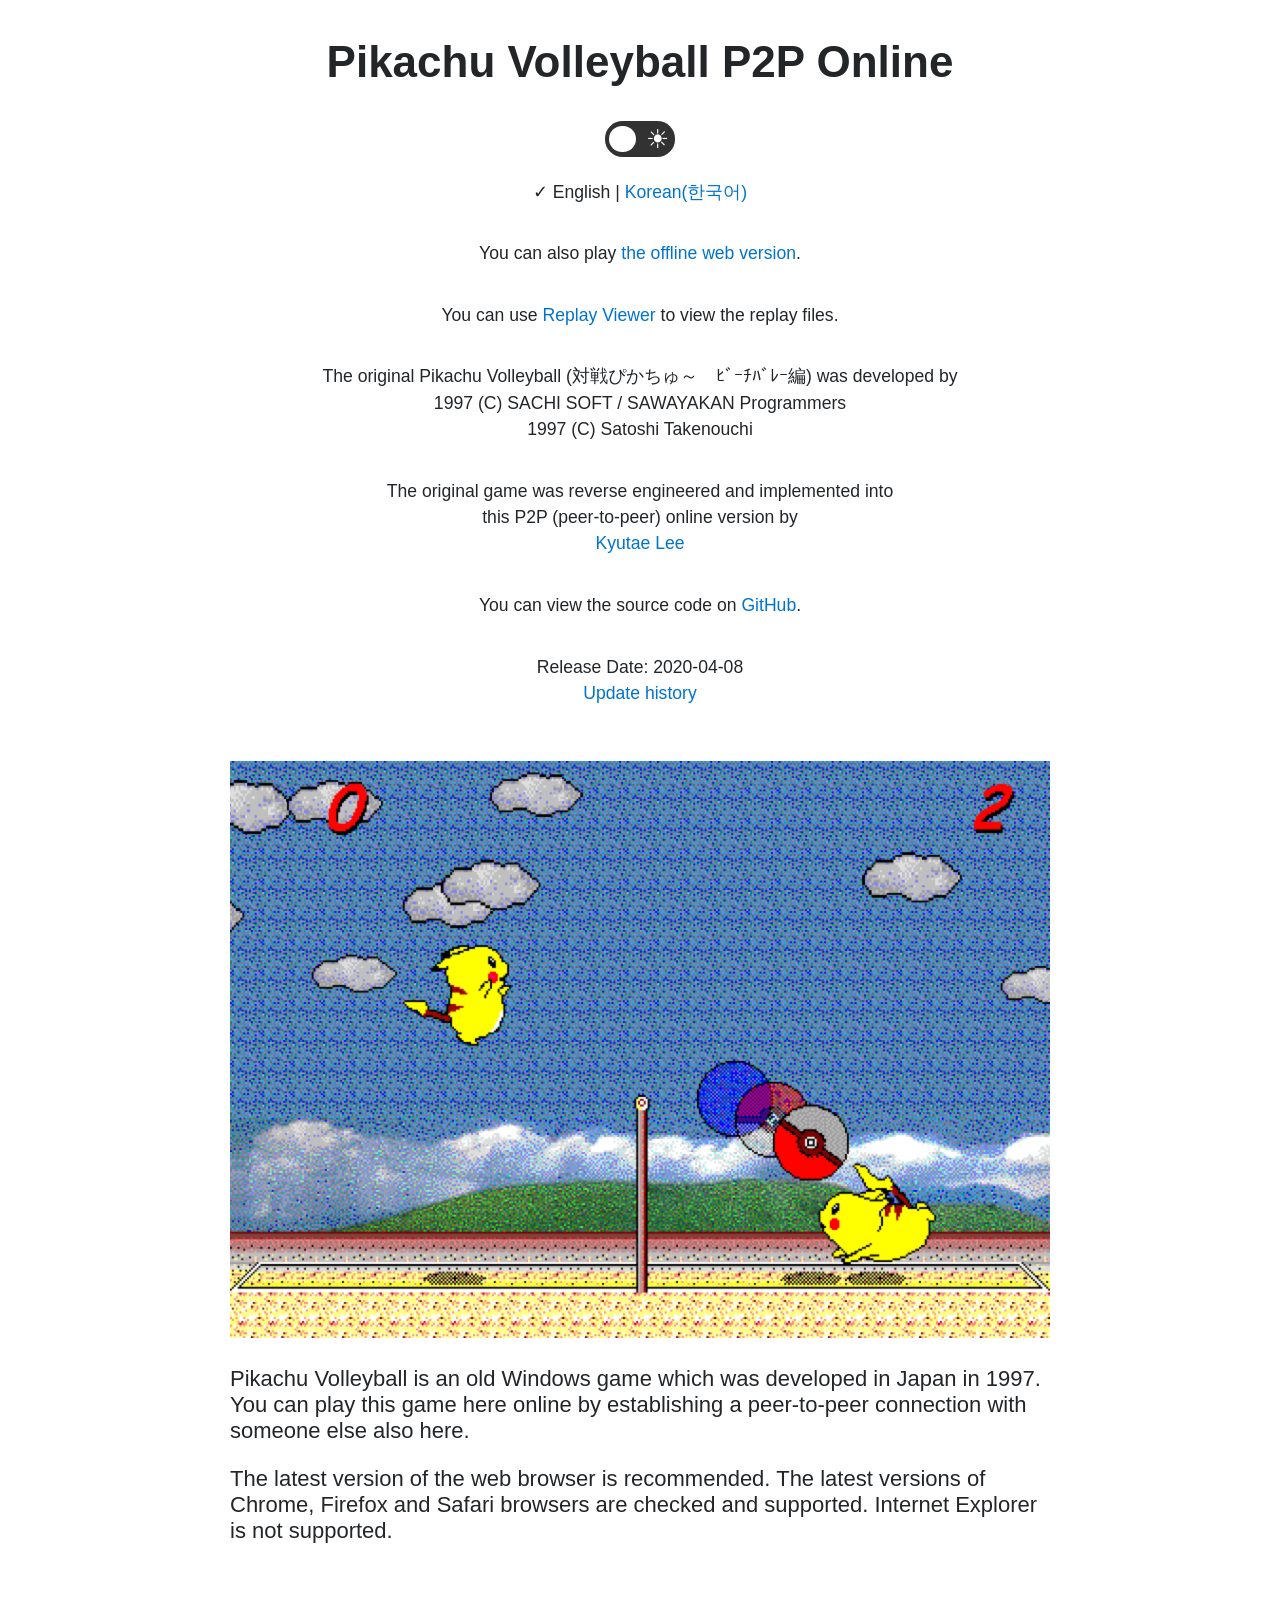
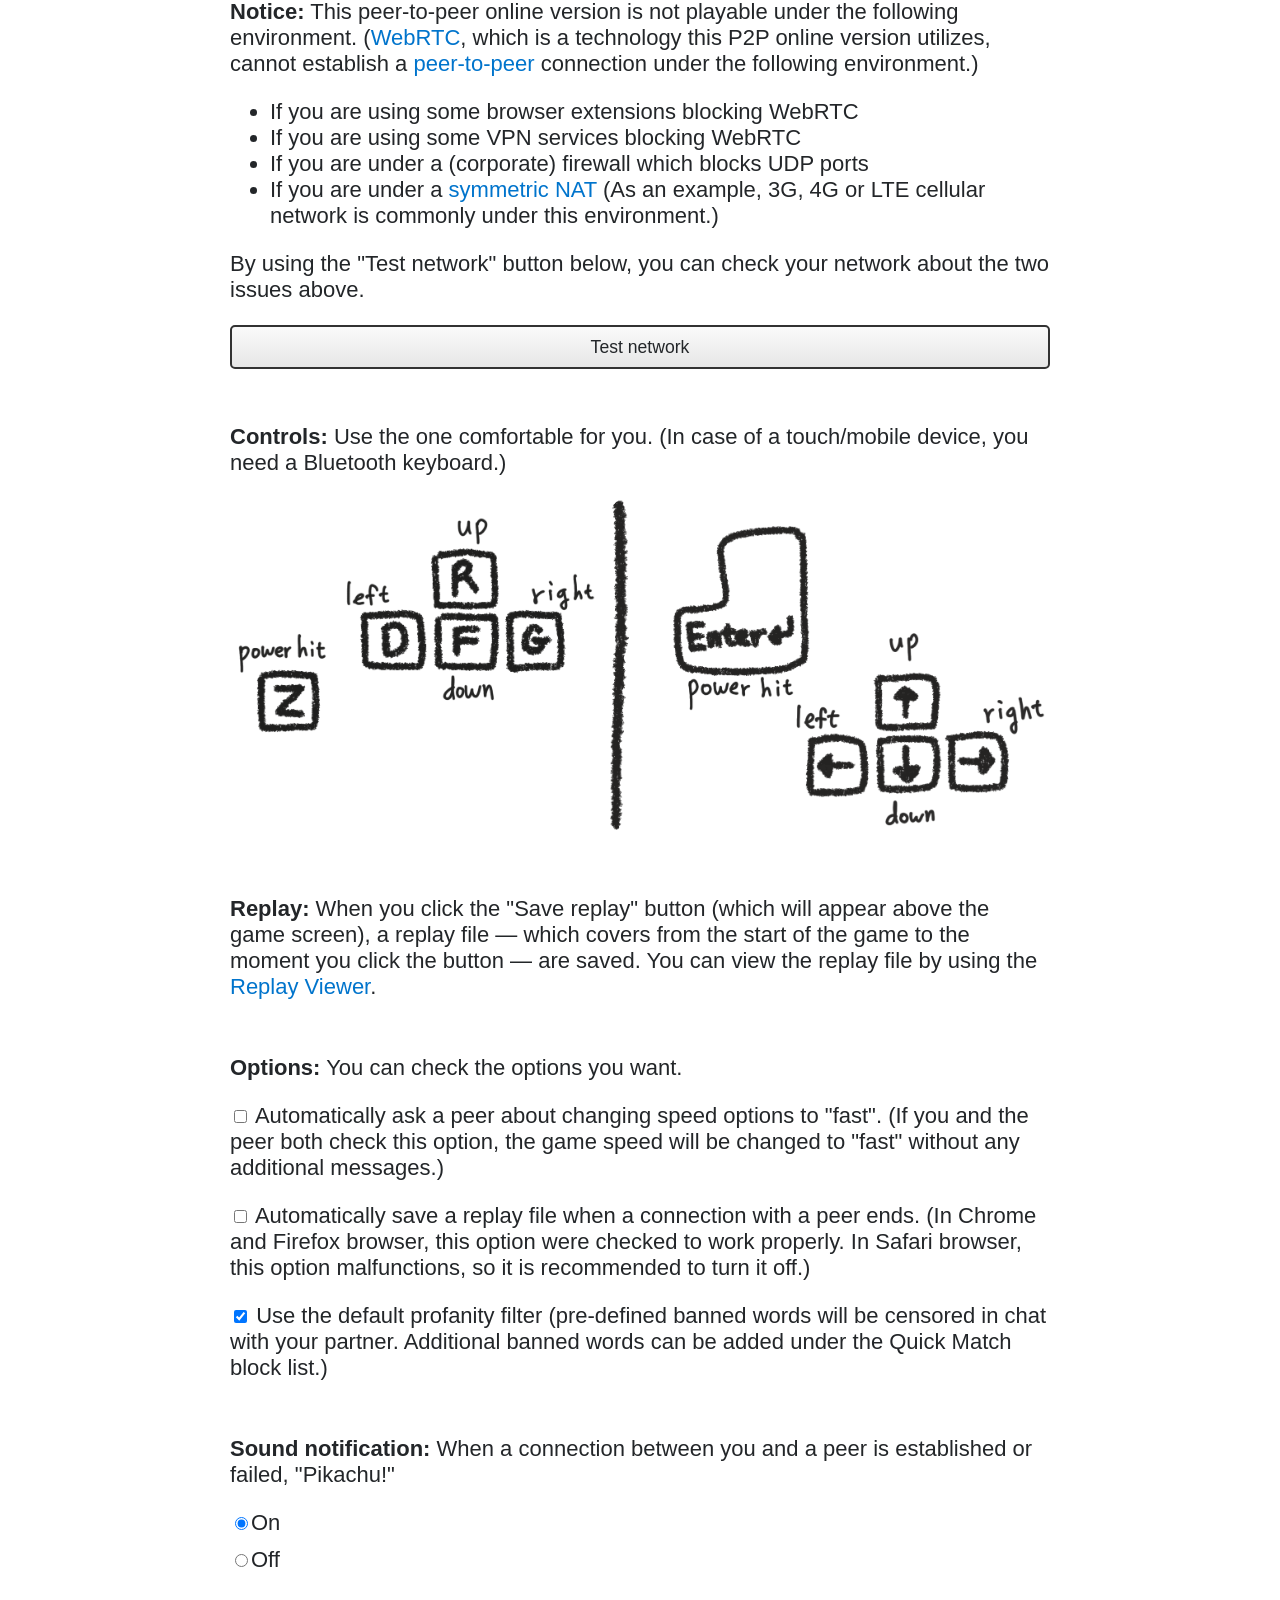
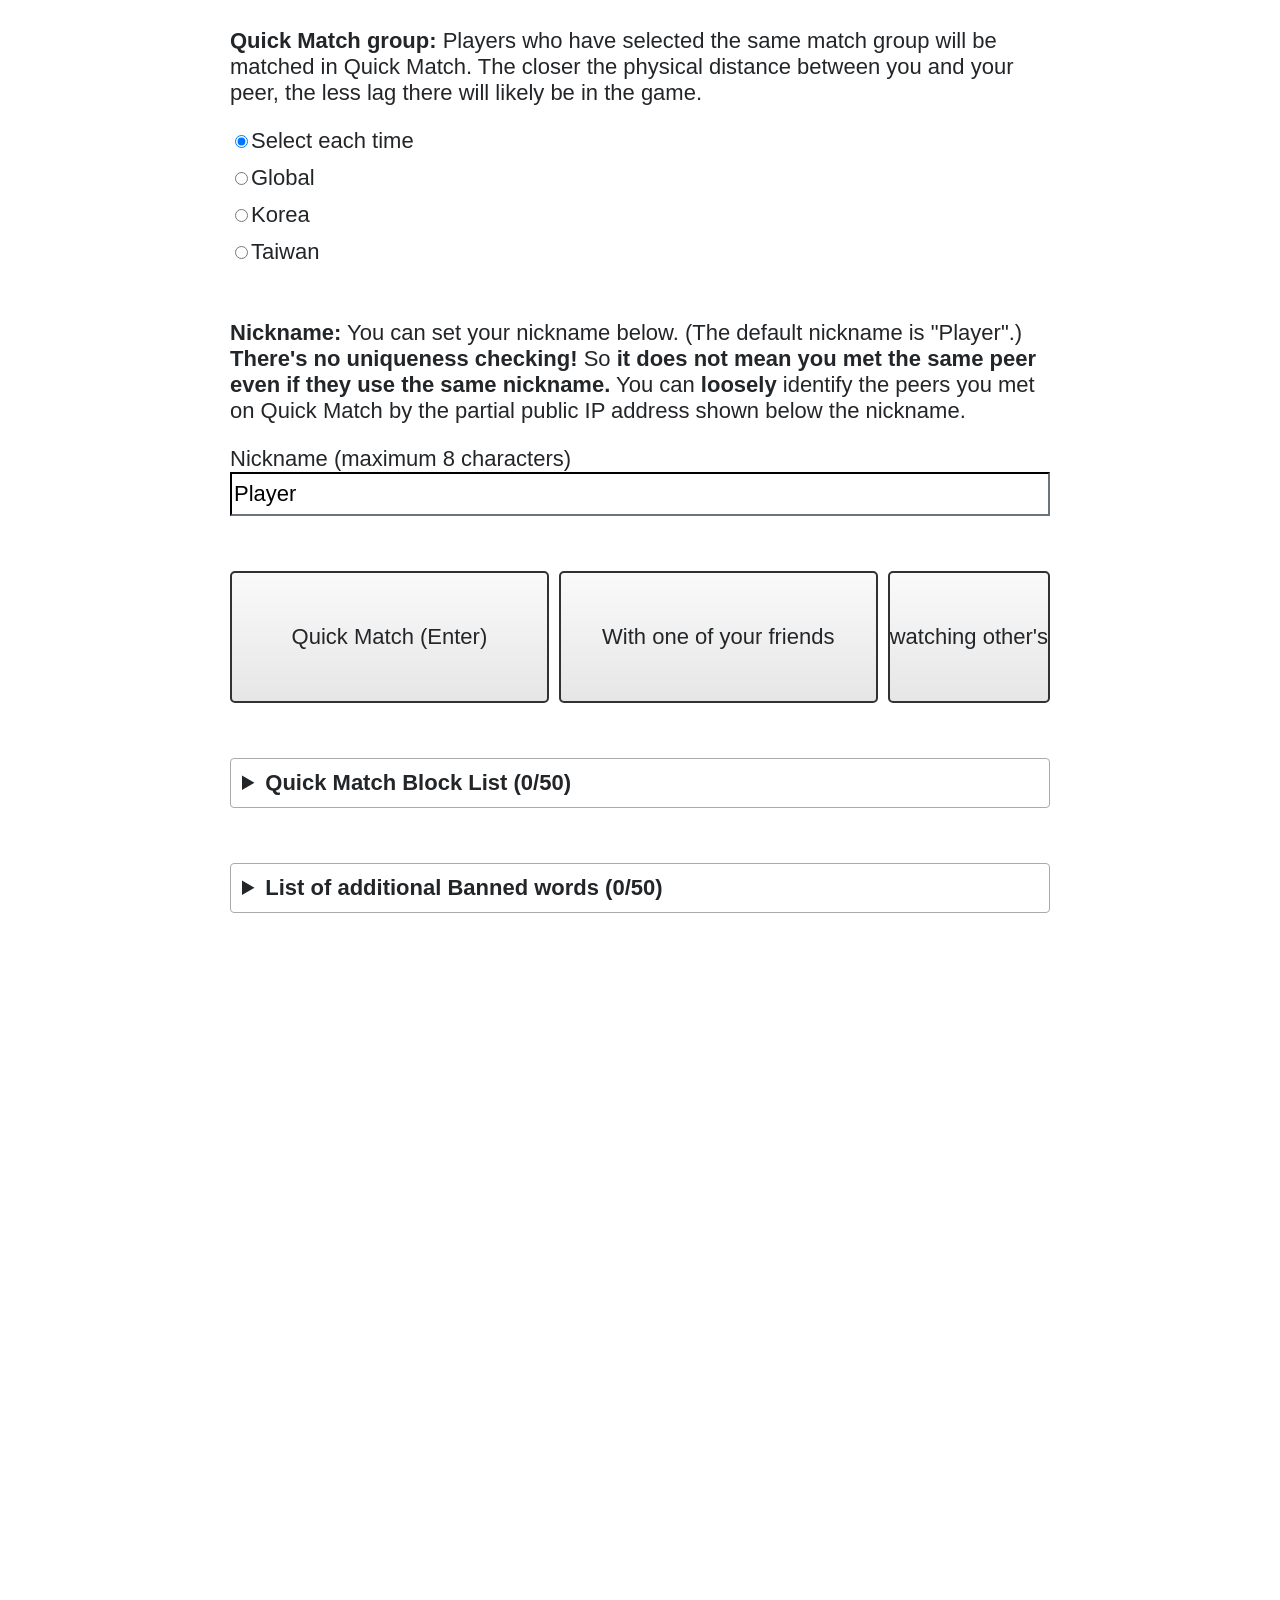
<file: index.html>
<!DOCTYPE html>
<meta charset="utf-8" />
<title>Redirecting to ./en/</title>
<meta http-equiv="refresh" content="0; URL=./en/" />
<link
  rel="canonical"
  href="https://gorisanson.github.io/pikachu-volleyball-p2p-online/en/"
/>
</file>
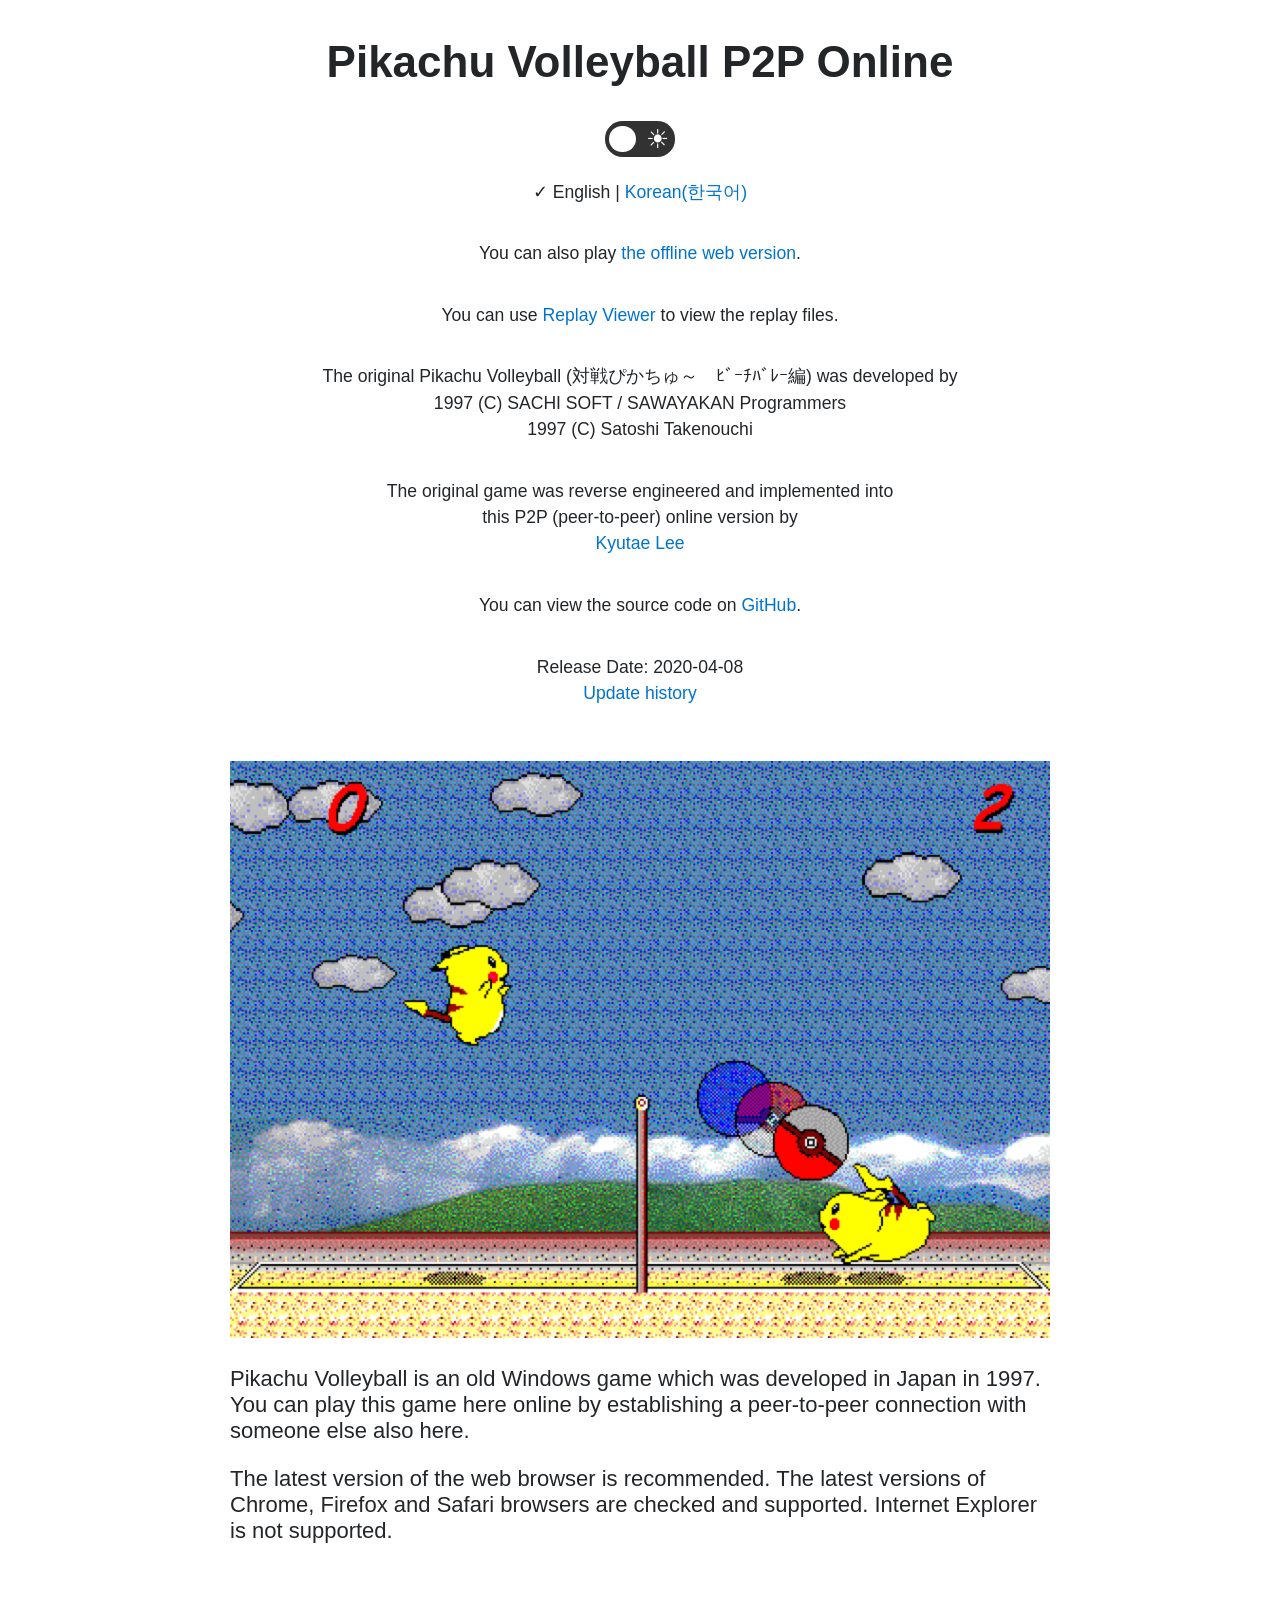
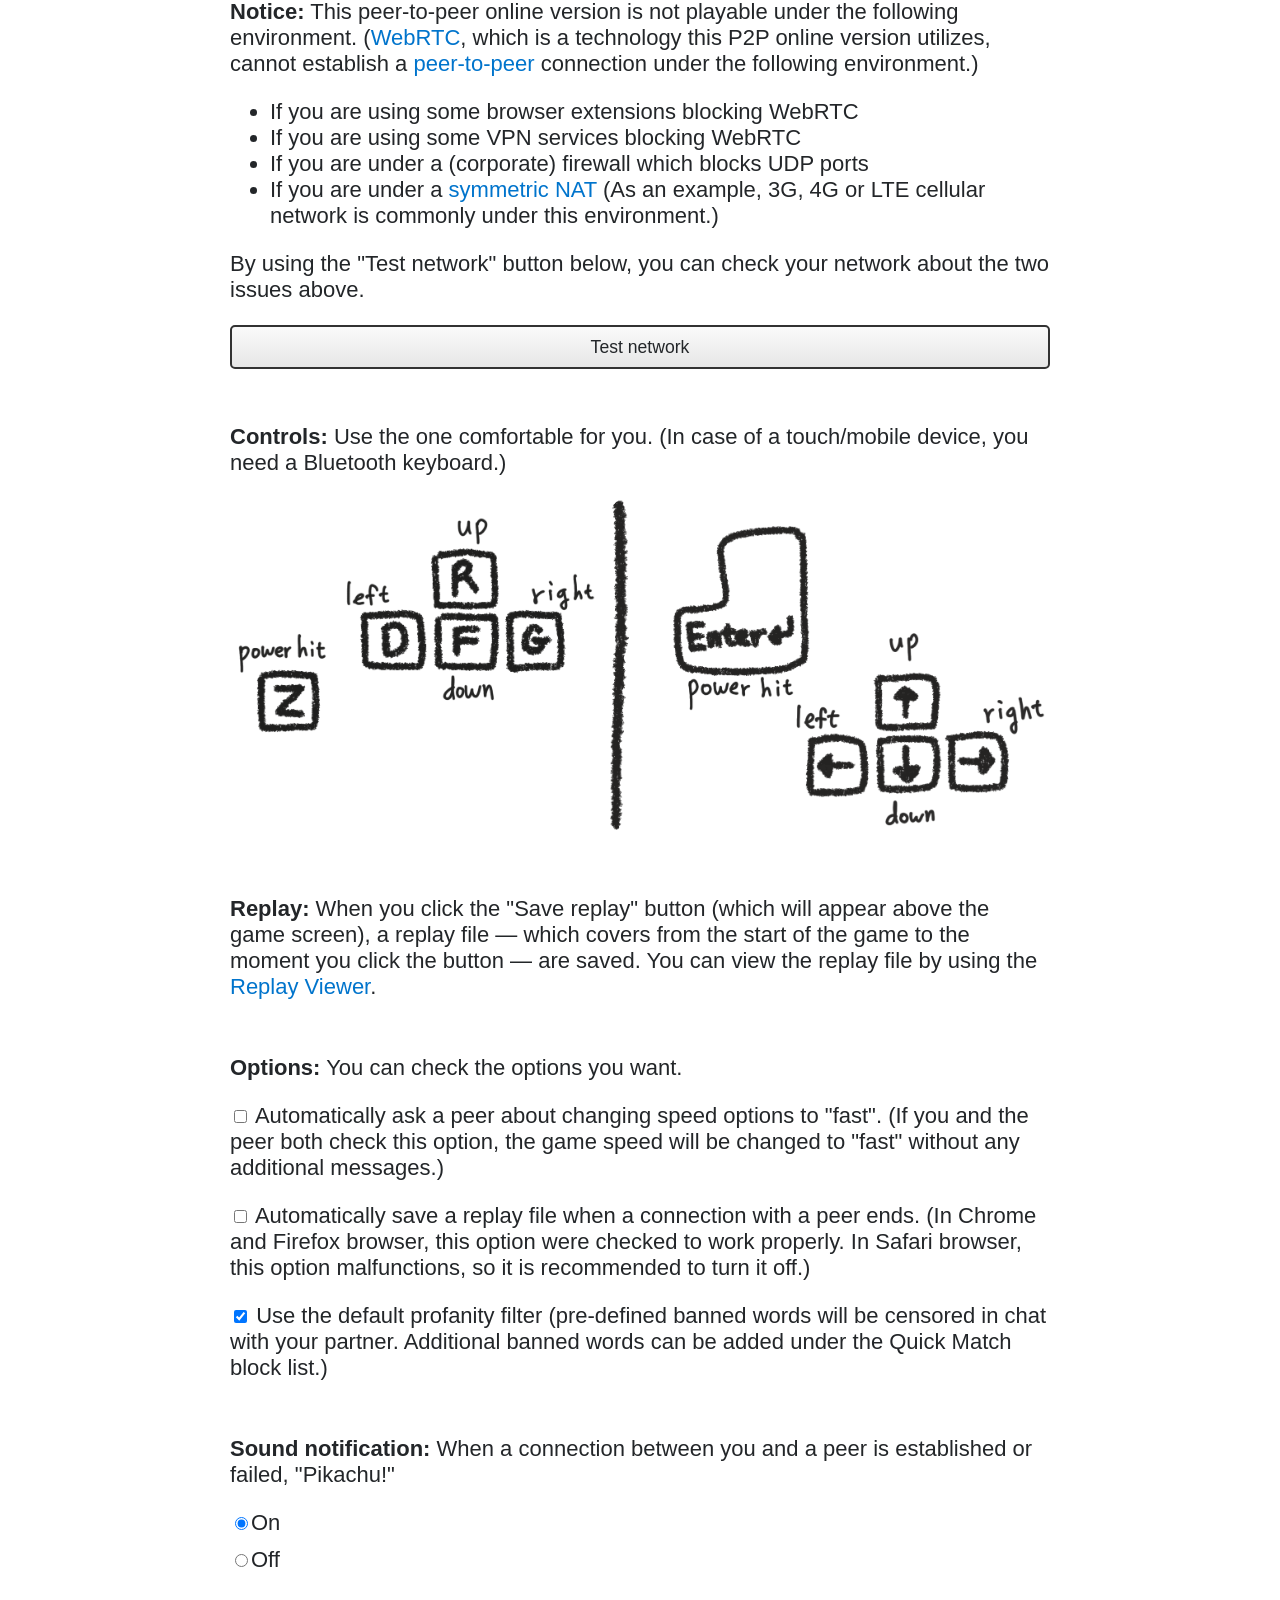
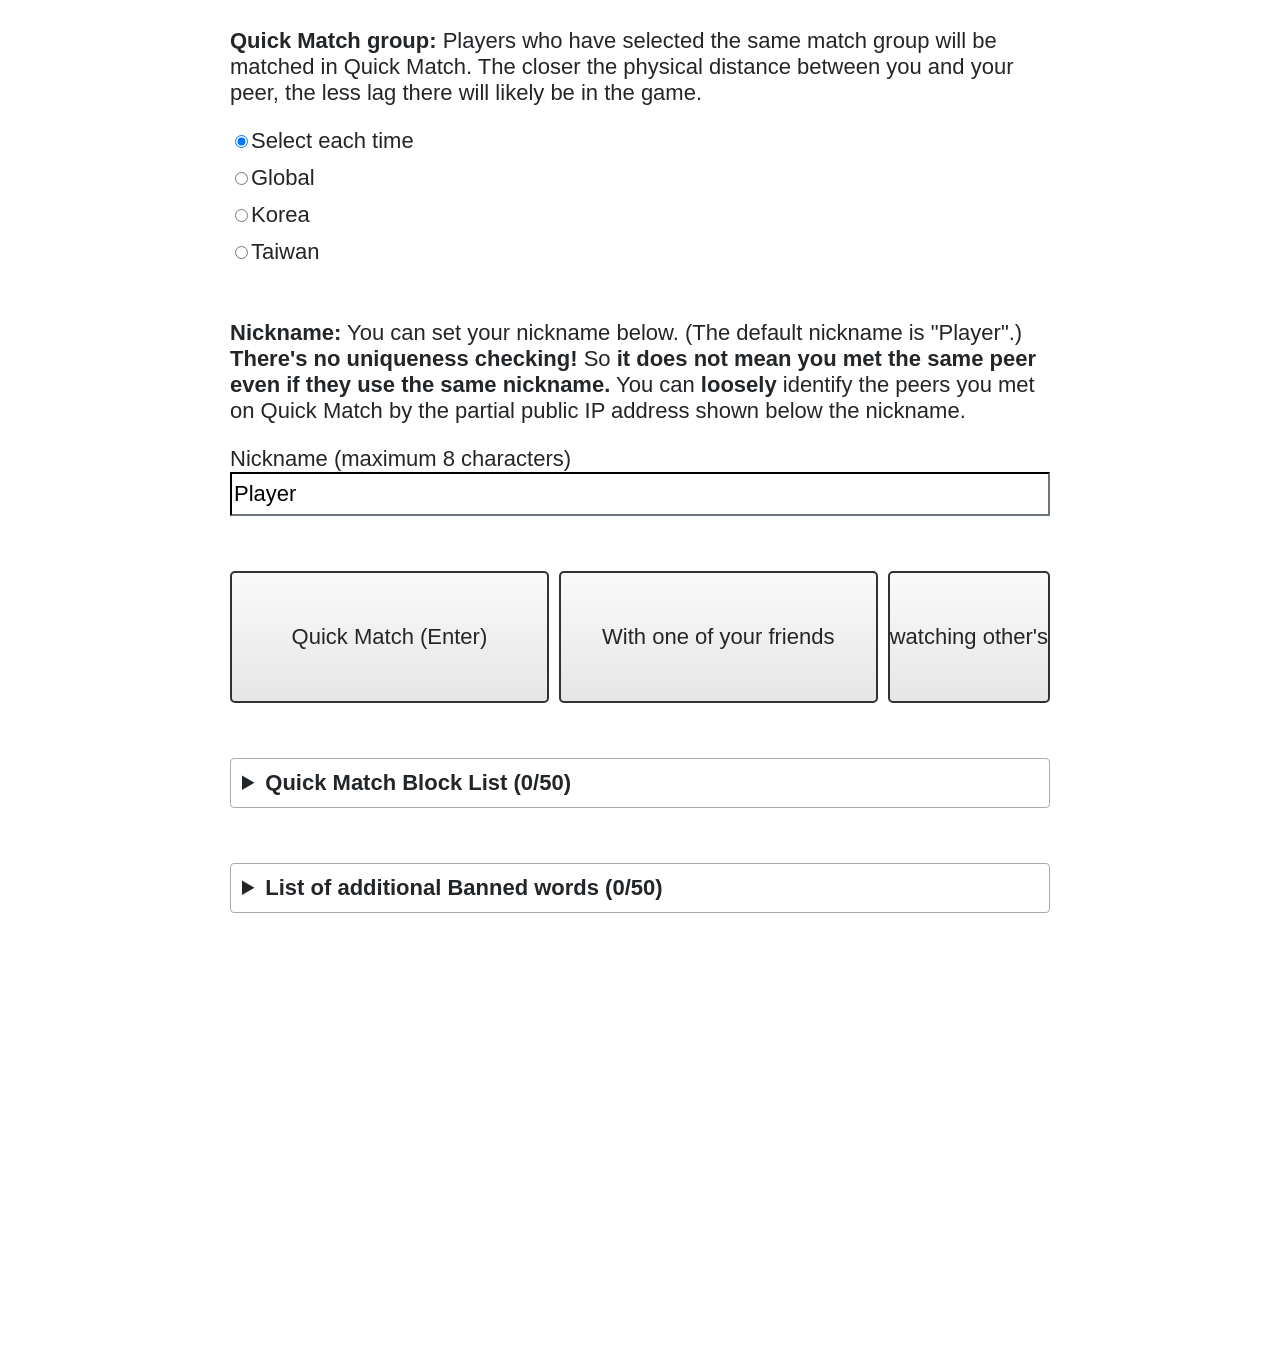
<file: en/index.html>
<!DOCTYPE html><html lang="en"><head><meta charset="utf-8"><meta name="viewport" content="width=device-width,initial-scale=1"><title>Pikachu Volleyball P2P Online</title><meta name="description" content="Play the game Pikachu Volleyball online via P2P (peer-to-peer) connection"><meta name="author" content="Kyutae Lee"><link rel="icon" type="image/png" sizes="32x32" href="../resources/assets/images/IDI_PIKAICON-0.png"><script defer="defer" src="../runtime.1a3c387936a596b5bafa.js"></script><script defer="defer" src="../244.9e395e8539fe98ed7b14.js"></script><script defer="defer" src="../476.704b0c1b9e081611efc9.js"></script><script defer="defer" src="../main.1137e7842aa407913d43.js"></script><script defer="defer" src="../dark_color_scheme.86e03a713a5523a91fb5.js"></script><script defer="defer" src="../is_embedded_in_other_website.8f9888d6b04b5826c8a9.js"></script><link href="../415.0febadc113be74889ee5.css" rel="stylesheet"></head><body><div id="before-connection" class="limit-width"><div id="about-box-head"><h1>Pikachu Volleyball <span class="no-wrap">P2P Online</span></h1><div class="if-embedded-in-other-website hidden"><div class="limit-width">It seems that you are playing Pikachu Volleyball P2P Online in some foreign website. If you visit the following link directly, you can play the game in a pleasant environment without ads.<div class="original-address">The original address of Pikachu Volleyball P2P Online:<br><a href="https://gorisanson.github.io/pikachu-volleyball-p2p-online/en/" target="_blank" rel="noopener">https://gorisanson.github.io/pikachu-volleyball-p2p-online/en/</a></div><button type="button" class="btn-in-box"><span>close</span></button></div></div><div class="color-scheme-toggle-switch-container"><input type="checkbox" id="dark-color-scheme-checkbox-1" class="toggle-switch dark-color-scheme-checkbox"> <label for="dark-color-scheme-checkbox-1"></label></div><p class="languages">&check; English | <a href="../ko/" target="_self">Korean(한국어)</a></p><p class="offline-version">You can also play <a href="https://gorisanson.github.io/pikachu-volleyball/en/">the offline web version</a>.</p><p class="small">You can use <a href="./replay/" target="_blank" rel="noopener">Replay Viewer</a> to view the replay files.</p><p class="original-by">The original Pikachu Volleyball (対戦ぴかちゅ～　ﾋﾞｰﾁﾊﾞﾚｰ編) was developed by<br>1997 (C) <span class="no-wrap">SACHI SOFT / SAWAYAKAN Programmers</span><br>1997 (C) <span class="no-wrap">Satoshi Takenouchi</span></p><p class="reverse-engineered-by">The original game was reverse engineered and implemented into<br>this P2P (peer-to-peer) online version by<br><span class="no-wrap"><a href="https://gorisanson.github.io/">Kyutae Lee</a></span></p><p class="source-code-on">You can view the source code on <a href="https://github.com/gorisanson/pikachu-volleyball-p2p-online" target="_blank" rel="noopener">GitHub</a>.</p><p class="release-date">Release Date: 2020-04-08</p><p class="update-history-on"><a href="./update-history/" target="_self">Update history</a></p></div><div class="margin-top"><div><img class="screenshot" src="../resources/assets/images/screenshot.png" width="1728" height="1216" alt="Pikachu Volleyball game screenshot"><p>Pikachu Volleyball is an old Windows game which was developed in Japan in 1997. You can play this game here online by establishing a peer-to-peer connection with someone else also here.</p><p>The latest version of the web browser is recommended. The latest versions of Chrome, Firefox and Safari browsers are checked and supported. Internet Explorer is not supported.</p></div><div><p class="margin-top"><span class="thick">Notice:</span> This peer-to-peer online version is not playable under the following environment. (<a href="https://webrtc.org/" target="_blank" rel="noopener">WebRTC</a>, which is a technology this P2P online version utilizes, cannot establish a <a href="https://en.wikipedia.org/wiki/Peer-to-peer" target="_blank" rel="noopener">peer-to-peer</a> connection under the following environment.)</p><ul><li>If you are using some browser extensions blocking WebRTC</li><li>If you are using some VPN services blocking WebRTC</li><li>If you are under a (corporate) firewall which blocks UDP ports</li><li>If you are under a <a href="https://en.wikipedia.org/wiki/Network_address_translation#Methods_of_translation" target="_blank" rel="noopener">symmetric NAT</a> (As an example, 3G, 4G or LTE cellular network is commonly under this environment.)</li></ul><p>By using the "Test network" button below, you can check your network about the two issues above.</p><button type="button" id="network-test-btn">Test network</button></div><div><p class="margin-top"><span class="thick">Controls:</span> Use the one comfortable for you. (In case of a touch/mobile device, you need a Bluetooth keyboard.)</p><img class="controls" src="../resources/assets/images/controls_online.png" width="1989" height="817" alt="game controls"></div><div><p class="margin-top"><span class="thick">Replay:</span> When you click the "Save replay" button (which will appear above the game screen), a replay file &mdash; which covers from the start of the game to the moment you click the button &mdash; are saved. You can view the replay file by using the <a href="./replay/">Replay Viewer</a>.</p></div><div><p class="margin-top"><span class="thick">Options:</span> You can check the options you want.</p><div><input id="auto-fast-speed-checkbox" type="checkbox"> <label for="auto-fast-speed-checkbox">Automatically ask a peer about changing speed options to "fast". (If you and the peer both check this option, the game speed will be changed to "fast" without any additional messages.)</label></div><div class="margin-top-a-little"><input id="auto-save-replay-checkbox" type="checkbox"> <label for="auto-save-replay-checkbox">Automatically save a replay file when a connection with a peer ends. (In Chrome and Firefox browser, this option were checked to work properly. In Safari browser, this option malfunctions, so it is recommended to turn it off.)</label></div><div class="margin-top-a-little"><input id="basic-chat-filter-checkbox" type="checkbox" checked="checked"> <label for="basic-chat-filter-checkbox">Use the default profanity filter (pre-defined banned words will be censored in chat with your partner. Additional banned words can be added under the Quick Match block list.)</label></div></div><div><p class="margin-top"><span class="thick">Sound notification:</span> When a connection between you and a peer is established or failed, "Pikachu!"</p><div><input type="radio" id="notify-by-sound-on" name="notify-by-sound" value="on" checked="checked"><label for="notify-by-sound-on">On</label></div><div class="margin-top-very-little"><input type="radio" id="notify-by-sound-off" name="notify-by-sound" value="off"><label for="notify-by-sound-off">Off</label></div></div><div id="quick-match-group"><p class="margin-top"><span class="thick">Quick Match group:</span> Players who have selected the same match group will be matched in Quick Match. The closer the physical distance between you and your peer, the less lag there will likely be in the game.</p><div><input type="radio" id="each-time" name="match-group" value="EACH-TIME" checked="checked"><label for="each-time">Select each time</label></div><div class="margin-top-very-little"><input type="radio" id="global" name="match-group" value="GLOBAL"><label for="global">Global</label></div><div class="margin-top-very-little"><input type="radio" id="korea" name="match-group" value="KR"><label for="korea">Korea</label></div><div class="margin-top-very-little"><input type="radio" id="taiwan" name="match-group" value="TW"><label for="taiwan">Taiwan</label></div></div><div><p class="margin-top"><span class="thick">Nickname:</span> You can set your nickname below. (The default nickname is "Player".)<br><span class="bold">There's no uniqueness checking!</span> So <span class="bold">it does not mean you met the same peer even if they use the same nickname.</span> You can <span class="bold">loosely</span> identify the peers you met on Quick Match by the partial public IP address shown below the nickname.</p><div class="nickname-input-container"><label for="nickname-input">Nickname (maximum 8 characters)</label> <input type="text" id="nickname-input" maxlength="8" autocapitalize="none" autocomplete="off" autocorrect="off" value="Player"></div></div></div><div class="margin-top grid-1-1"><button type="button" id="quick-match-btn">Quick Match (Enter)</button> <button type="button" id="with-your-friend-btn">With one of your friends</button> <button type="button" id="show-list-for-spectator">watching other's</button></div><div id="blocked-ip-addresses-table-container" class="margin-top"><details><summary>Quick Match Block List (<span id="number-of-blocked-ip-addresses">0</span>/50)</summary><table class="blocked-ip-addresses-table"><thead><tr><th>IP Address</th><th>Date Blocked</th><th>Remarks</th></tr></thead><tbody></tbody><tfoot><tr><td colspan="3"><button type="button" class="delete-btn">Delete from the list</button></td></tr></tfoot></table></details></div><div id="blocked-bad-words-table-container" class="margin-top"><details><summary>List of additional Banned words (<span id="number-of-bad-words-addresses">0</span>/50)</summary><table class="blocked-bad-words-table"><thead><tr><th>Banned word content</th><th>Creation date</th></tr></thead><tbody></tbody><tfoot><tr><td><input type="text" id="new-custom-word-input" placeholder="Banned words to add" style="width: 95%;"></td><td><button type="button" id="add-custom-word-btn" style="width: 100%;">Registration</button></td></tr><tr><td colspan="2"><button type="button" class="delete-btn">Delete from the list</button></td></tr></tfoot></table></details></div><div id="about-with-your-friend" class="margin-top hidden"><div><p class="no-margin-top"><span class="thick">How to play online with one of your friends:</span></p><p><span class="thick">Room Creator</span> - Click "create room" button. Then, send the Room ID (via a messenger, email or whatever) to the one ("Joiner") you want to play this game online with.</p><p><span class="thick">Joiner</span> - Copy and paste the received Room ID into the text input box left of the "join room" button, and click the "join room" button. Then connection process will be started.</p><p class="margin-top"><span class="thick">Notice:</span> The connection will be established in about 5-10 seconds after the joiner clicked the "join room" button. If the game is not started after the waiting time, it indicates that the connection failed.</p></div><div id="create-btn-with-created-room-id" class="margin-top"><button type="button" id="create-btn">create room</button><div id="created-room-id-container"><span class="margin-left-right">Room ID:</span> <span id="current-room-id"></span> <button type="button" id="copy-btn" class="hidden">Copy</button></div><button type="button" id="exit-room-btn">exit room</button></div><div id="room-id-with-join-btn"><label for="join-room-id-input">Room ID to join</label> <input type="text" id="join-room-id-input" maxlength="30" autocapitalize="none" autocomplete="off" autocorrect="off"> <button type="button" id="join-btn">join room</button></div><div class="margin-top log"><p><span class="thick">Connection Log:</span></p><div id="connection-log-with-friend" class="pre-wrap"></div></div></div><div id="press-enter-to-quick-match" class="fade-in-box notice fixed hidden"><div class="limit-width"><span class="thick">Press "Enter" key or "Z" key</span> to start Quick Match.<br>(It is for preventing devices without a keyboard from doing quick match.)</div><button type="button" id="cancel-quick-match-btn" class="btn-in-box large">cancel <span class="no-wrap">Quick Match</span></button></div><div id="select-match-group" class="fade-in-box notice fixed hidden"><div class="limit-width"><span class="thick">Select a match group.</span><br>Players who have selected the same match group will be matched. The closer the physical distance between you and your peer, the less lag there will likely be in the game. (You can select by pressing the keyboard shortcut written in the parentheses. For "Global", for example, press "G" key.)</div><div class="match-group-btns-container"><button type="button" id="global-match-group-btn" class="btn-in-box very-large"><span class="match-group-name">Global</span> (G)</button> <button type="button" id="korea-match-group-btn" class="btn-in-box very-large"><span class="match-group-name">Korea</span> (K)</button> <button type="button" id="taiwan-match-group-btn" class="btn-in-box very-large"><span class="match-group-name">Taiwan</span> (T)</button></div><button type="button" id="cancel-quick-match-btn-in-select-match-group" class="btn-in-box large">cancel <span class="no-wrap">Quick Match</span></button></div><div id="quick-match-notice-box" class="fade-in-box notice fixed scroll hidden"><div><span class="thick">Number of matches<br>in the match group "<span id="match-group-in-quick-match-notice-box"></span>"<br>within the last..</span><ul><li>24 hours: <span id="within-24-hours"></span></li><li>1 hour: <span id="within-1-hour"></span></li><li>10 minutes: <span id="within-10-minutes"></span></li></ul></div><div><p><span class="thick">Quick Match Log:</span></p><p>Number of communication with the quick match server: <span id="communication-count">0</span></p><div id="quick-match-log" class="pre-wrap"></div></div><div class="log"><p><span class="thick">Connection Log:</span></p><div id="connection-log-quick-match" class="pre-wrap"></div></div><button type="button" id="cancel-quick-match-btn-2" class="btn-in-box large">cancel <span class="no-wrap">Quick Match</span></button></div><div id="container-for-margin"></div><div id="waiting-message" class="hidden">Waiting for someone to come here to play Pikachu Volleyball...</div><div id="waiting-peer-to-connect-message" class="hidden">Found a peer. (If the game is not started in about 20 seconds after this message appears, it means the connection failed.)</div><div id="connect-to-peer-after-a-while-message" class="hidden">Found a peer. It will connect to them after 3 seconds.</div><div id="connect-to-peer-message" class="hidden">Now connecting to a peer... (If the game is not started in about 20 seconds after this message appears, it means the connection failed.)</div><div id="abandoned-message" class="hidden">Disconnected from the Quick Match server.</div><div id="failed-to-connect-to-server" class="hidden">Failed to connect to the Quick Match server.</div><div id="not-valid-room-id-message" class="hidden">The room ID format is not valid. Please check the entered room ID.</div><div id="no-room-matching-message" class="hidden">There is no room matching the ID. Please check the entered room ID.</div><div id="no-room-matching-message-in-quick-match" class="hidden">The peer already clicked the "cancel Quick Match" button.</div><div id="someone-else-already-joined-the-room" class="hidden">The room matching the ID is already joined by someone else.</div><div id="connection-failed" class="hidden">Connection failed.</div><div id="replay-viewer-at" class="hidden">Replay Viewer at: https://gorisanson.github.io/pikachu-volleyball-p2p-online/en/replay/</div><div id="copy" class="hidden">Copy</div><div id="copied" class="hidden">Copied!</div><audio id="audio-pikachu-sound" class="hidden" preload="auto" src="../resources/assets/sounds/WAVE144_1.wav"></audio><div id="test-passed" class="fade-in-box notice fixed hidden"><div class="limit-width">No issues are detected.<br><br>(1) The necessary server reflexive candidate can be gotten, or your computer is assigned a public IP address. (UDP ports are open.)<br><br>(2) Your network is not behind a symmetric NAT.</div><button type="button" id="test-passed-ok-btn" class="btn-in-box">OK</button></div><div id="did-not-get-srflx-candidate-and-did-not-get-host-candidate" class="fade-in-box notice fixed hidden"><div class="limit-width text-align-start">This P2P online version is not going to work on your network. Both the server reflexive candidate and the host candidate can't be gotten. The WebRTC, which is a technology this P2P online version utilizes, seems to be not working in your browser. Please check the followings.<br><br><ul><li>Check your browser. Use the latest version of Chrome, Edge, Firefox or Safari.</li><li>If you have installed browser extensions in your browser, maybe some of them are blocking WebRTC. Try after disabling or removing them.</li><li>If you are using a VPN, try after disabling it.</li><li>If all the suggestions above does not work, try with other browsers. For example, if you are currently using Chrome, try with Edge or Firefox.</li></ul></div><button type="button" id="did-not-get-srflx-candidate-and-did-not-get-host-candidate-ok-btn" class="btn-in-box">OK</button></div><div id="did-not-get-srflx-candidate-and-host-address-is-obfuscated" class="fade-in-box notice fixed hidden"><div class="limit-width text-align-start">This P2P online version is not going to work on your network. It is one of the following two cases. It is recommended that, first, do the troubleshooting on (1).<br><br>(1) You need to update your browser to the latest version. Make sure your browser is at or above the version specified below:<ul><li>Chrome (or Chromium-based browsers like Edge): <a href="https://chromiumdash.appspot.com/commit/7eea6672285f765599fd883a5737f5cae8d20917" target="_blank" rel="noopener">110.0</a></li><li>Firefox: <a href="https://hg.mozilla.org/mozilla-central/rev/587eb0272431" target="_blank" rel="noopener">110.0</a></li><li>Safari: <a href="https://commits.webkit.org/257481@main" target="_blank" rel="noopener">16.4</a></li></ul>(2) If your browser is at or above the version specified on (1) above, it seems that the necessary UDP ports are blocked. If you are connected to the internet via a corporate network, maybe the firewall is blocking the UDP ports.</div><button type="button" id="did-not-get-srflx-candidate-and-host-address-is-obfuscated-ok-btn" class="btn-in-box">OK</button></div><div id="did-not-get-srflx-candidate-and-host-address-is-private-ip-address" class="fade-in-box notice fixed hidden"><div class="limit-width">This P2P online version is not going to work on your network.<br><br>The necessary server reflexive candidate can't be gotten. Maybe the reason is that the necessary UDP ports are blocked. If you connected via a corporate network, maybe the firewall is blocking the UDP ports needed for WebRTC to work.</div><button type="button" id="did-not-get-srflx-candidate-and-host-address-is-private-ip-address-ok-btn" class="btn-in-box">OK</button></div><div id="behind-symmetric-nat" class="fade-in-box notice fixed hidden"><div class="limit-width">This P2P online version is not going to work on your network.<br><br>Your network is behind a symmetric NAT.</div><button type="button" id="behind-symmetric-nat-ok-btn" class="btn-in-box">OK</button></div></div><div id="spectator-room-list-box" class="fade-in-box notice fixed hidden"><p class="thick">List of players at now</p><div id="spectator-room-list-content"><div id="Loading-room-list"><p>Searching for the rooms...</p></div><div id="No-room-list" class="hidden"><p>There are no rooms available here right now.</p></div></div><button type="button" id="cancel-spectate-btn" class="btn-in-box large"><span class="no-wrap">Exit</span></button></div><div id="flex-container" class="hidden"><div id="menu-bar"><div class="btn-container left"><div class="relative-container"><button type="button" id="options-dropdown-btn" class="btn dropdown-btn">Options</button><div id="options-dropdown" class="dropdown"><div class="relative-container"><button type="button" id="graphic-submenu-btn" class="btn submenu-btn">Graphic &#9654;&#xfe0e;</button><div id="graphic-submenu" class="submenu"><button type="button" id="graphic-sharp-btn" class="btn selected"><span class="check">&check; </span>sharp</button> <button type="button" id="graphic-soft-btn" class="btn"><span class="check">&check; </span>soft</button></div></div><div class="relative-container"><button type="button" id="bgm-submenu-btn" class="btn submenu-btn">BGM &#9654;&#xfe0e;</button><div id="bgm-submenu" class="submenu"><button type="button" id="bgm-on-btn" class="btn selected"><span class="check">&check; </span>on</button> <button type="button" id="bgm-off-btn" class="btn"><span class="check">&check; </span>off</button></div></div><div class="relative-container"><button type="button" id="sfx-submenu-btn" class="btn submenu-btn">SFX &#9654;&#xfe0e;</button><div id="sfx-submenu" class="submenu"><button type="button" id="stereo-btn" class="btn selected"><span class="check">&check; </span>stereo</button> <button type="button" id="mono-btn" class="btn"><span class="check">&check; </span>mono</button> <button type="button" id="sfx-off-btn" class="btn"><span class="check">&check; </span>off</button></div></div><div class="relative-container"><button type="button" id="speed-submenu-btn" class="btn submenu-btn">Speed &#9654;&#xfe0e;</button><div id="speed-submenu" class="submenu"><button type="button" id="slow-speed-btn" class="btn"><span class="check">&check; </span>slow</button> <button type="button" id="medium-speed-btn" class="btn selected"><span class="check">&check; </span>medium</button> <button type="button" id="fast-speed-btn" class="btn"><span class="check">&check; </span>fast</button></div></div><div class="relative-container"><button type="button" id="winning-score-submenu-btn" class="btn submenu-btn">Winning score &#9654;&#xfe0e;</button><div id="winning-score-submenu" class="submenu"><button type="button" id="winning-score-5-btn" class="btn"><span class="check">&check; </span>5 pts</button> <button type="button" id="winning-score-10-btn" class="btn"><span class="check">&check; </span>10 pts</button> <button type="button" id="winning-score-15-btn" class="btn selected"><span class="check">&check; </span>15 pts</button></div></div></div></div><div class="relative-container"><button type="button" id="save-replay-btn" class="btn">Save replay</button></div><div class="relative-container"><button type="button" id="block-this-peer-btn" class="btn hidden">Block <span class="no-wrap">this peer</span></button></div><div class="color-scheme-toggle-switch-container"><input type="checkbox" id="dark-color-scheme-checkbox-2" class="toggle-switch dark-color-scheme-checkbox"> <label for="dark-color-scheme-checkbox-2"></label></div></div><div class="btn-container right"><button type="button" id="exit-btn" class="btn">Exit</button></div></div><div class="if-embedded-in-other-website hidden"><div class="limit-width">It seems that you are playing Pikachu Volleyball P2P Online in some foreign website. If you visit the following link directly, you can play the game in a pleasant environment without ads.<div class="original-address">The original address of Pikachu Volleyball P2P Online:<br><a href="https://gorisanson.github.io/pikachu-volleyball-p2p-online/en/" target="_blank" rel="noopener">https://gorisanson.github.io/pikachu-volleyball-p2p-online/en/</a></div><button type="button" class="btn-in-box"><span>close</span></button></div></div><div id="game-canvas-container"><div id="player1-chat-box" class="chat-box pre-wrap hidden"></div><div id="player2-chat-box" class="chat-box pre-wrap hidden"></div><div class="nicknames-container"><div class="nickname-and-partial-ip left"><span id="player1-nickname" class="nickname"></span> <span id="player1-partial-ip" class="partial-ip"></span> <span id="player1-hiding-peer-nickname" class="hiding-peer-nickname hidden">not seeing peer's nickname</span> <span id="player1-chat-disabled" class="chat-disabled hidden">chat disabled</span></div><div class="nickname-and-partial-ip right"><span id="player2-nickname" class="nickname"></span> <span id="player2-partial-ip" class="partial-ip"></span> <span id="player2-hiding-peer-nickname" class="hiding-peer-nickname hidden">not seeing peer's nickname</span> <span id="player2-chat-disabled" class="chat-disabled hidden">chat disabled</span></div></div><div class="fade-in-box loading black" id="loading-box"><div><p>Loading the game assets...</p><div id="progress-bar-border"><div id="progress-bar" style="width: 0%"></div></div></div><div>Menu description<br><br><span class="no-wrap">"2人でぴかちゅ~"</span>(upper) - Keep the current side of play<br><span class="no-wrap">"2人でぴかちゅ~"</span>(lower) - Swap the side of play</div></div><div class="fade-in-box peer-loading black" id="peer-loading-box"><div><p>Waiting for the peer to load the game assets...</p></div></div><div class="fade-in-box ping black" id="ping-box"><div><p>Average ping: <span id="average-ping"></span> ms</p><p>If the ping is over 100 ms, the game play can be unstable.</p><p>If the network is unstable (e.g. using public Wi-Fi which is shared by multiple people)<br>or the physical distance from the peer is far (e.g. across continents and oceans),<br>the ping can be high.</p><p>The game starts in <span id="starts-in"></span> seconds.</p></div></div><div class="fade-in-box notice hidden" id="ask-options-change-send-to-peer"><div><p id="options-change-to-send"></p><p>You want to change the option like above. After asking the peer about the change, the option will be changed if only the peer agrees. Do you want to proceed?</p></div><div class="grid-1-1 center"><button type="button" id="ask-options-change-send-to-peer-yes-btn" class="btn-in-box key-y">Proceed (Y)</button> <button type="button" id="ask-options-change-send-to-peer-no-btn" class="btn-in-box key-n">Nope (N)</button></div></div><div class="fade-in-box notice hidden" id="ask-options-change-received-from-peer"><div><p id="options-change-received"></p><p>The peer want to change the option like above. Only if you agree, the option will be changed. Do you agree?</p></div><div class="grid-1-1 center"><button type="button" id="ask-options-change-received-from-peer-yes-btn" class="btn-in-box key-y">Agree (Y)</button> <button type="button" id="ask-options-change-received-from-peer-no-btn" class="btn-in-box key-n">Nope (N)</button></div></div><div class="fade-in-box notice hidden" id="notice-peer-agreed"><p>Peer agreed about changing the option.<br>It was applied successfully.</p><button type="button" id="notice-peer-agreed-ok-btn" class="btn-in-box key-y">OK (Y)</button></div><div class="fade-in-box notice hidden" id="notice-peer-disagreed"><p>Peer did not agree about changing the option.</p><button type="button" id="notice-peer-disagreed-ok-btn" class="btn-in-box key-y">OK (Y)</button></div><div class="fade-in-box notice hidden" id="notice-speed-options-cannot-changed-if-game-in-progress"><p>Speed option cannot be changed when the game is in progress. Please retry after the game is finished.</p><button type="button" id="notice-speed-options-cannot-changed-if-game-in-progress-ok-btn" class="btn-in-box key-y">OK (Y)</button></div><div class="fade-in-box notice hidden" id="notice-winning-score-options-cannot-changed-if-game-in-progress"><p>Winning score option cannot be changed when the game is in progress. Please retry after the game is finished.</p><button type="button" id="notice-winning-score-options-cannot-changed-if-game-in-progress-ok-btn" class="btn-in-box key-y">OK (Y)</button></div><div class="fade-in-box notice hidden" id="ask-one-more-game"><p>Play one more game with the peer?</p><div class="grid-1-1 center"><button type="button" id="ask-one-more-game-yes-btn" class="btn-in-box key-y">One more! (Y)</button> <button type="button" id="ask-one-more-game-no-btn" class="btn-in-box key-n">Nope (N)</button></div></div><div class="fade-in-box notice hidden" id="notice-disconnected"><p>Disconnected from the peer.</p><button type="button" id="notice-disconnected-ok-btn" class="btn-in-box key-y">OK (Y)</button></div><div class="fade-in-box notice hidden" id="ask-add-this-peer-to-blocked-list"><div><p id="partial-ip-address-of-this-peer-to-be-blocked"></p><p>You are about to block the peer whose IP address is like above. If you continue to block, you are not going to match against the peer in Quick Match. (If you want to be matched against this peer later, you can delete the IP address of the peer from the list.) Do you want to continue to block?</p></div><div class="grid-1-1 center"><button type="button" id="ask-add-this-peer-to-blocked-list-yes-btn" class="btn-in-box key-y">Block (Y)</button> <button type="button" id="ask-add-this-peer-to-blocked-list-no-btn" class="btn-in-box key-n">Do not block (N)</button></div></div><div class="fade-in-box notice hidden" id="notice-adding-this-peer-to-blocked-list-is-completed"><p>It was completed to add the IP address of the peer to the quick match block list. Do you want to exit from this game?</p><div class="grid-1-1 center"><button type="button" id="notice-adding-this-peer-to-blocked-list-is-completed-exit-game-btn" class="btn-in-box key-y">Exit (Y)</button> <button type="button" id="notice-adding-this-peer-to-blocked-list-is-completed-do-not-exit-game-btn" class="btn-in-box key-n">Do not exit (N)</button></div></div></div><div id="chat-input-here"><div id="chat-input-and-send-btn-container" class="hidden"><input type="text" id="chat-input" maxlength="50" autocapitalize="none" autocomplete="off" autocorrect="off"> <button type="button" id="send-btn">send (Enter)</button></div><div id="chat-open-btn-and-chat-disabling-btn-container"><button type="button" id="chat-open-btn">Chat (space bar)</button> <button type="button" id="chat-disabling-btn">Disable chat</button><div id="text-disable-chat" class="hidden">Disable chat</div><div id="text-enable-chat" class="hidden">Enable chat</div><button type="button" id="nickname-hide-btn">Hide nickname</button><div id="text-hide-nickname" class="hidden">Hide nickname</div><div id="text-show-nickname" class="hidden">Show nickname</div></div></div></div></body></html>
</file>
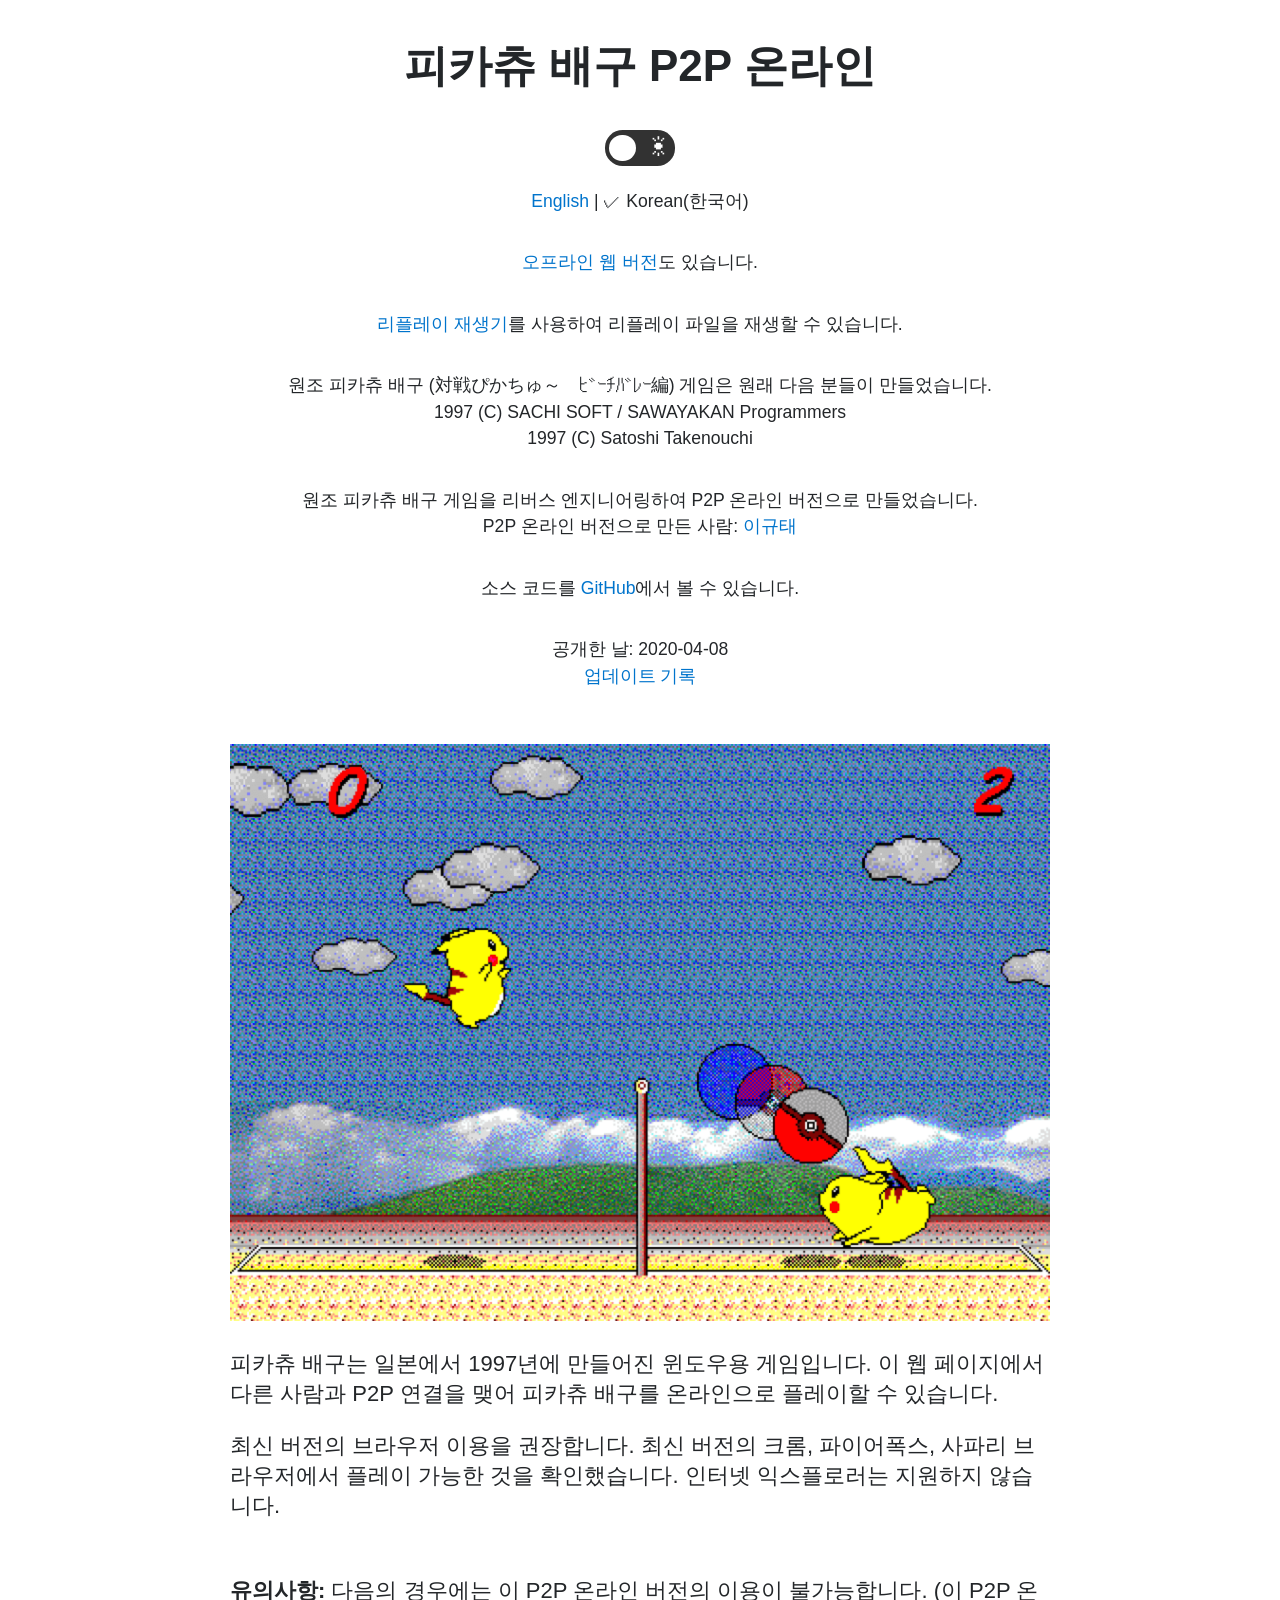
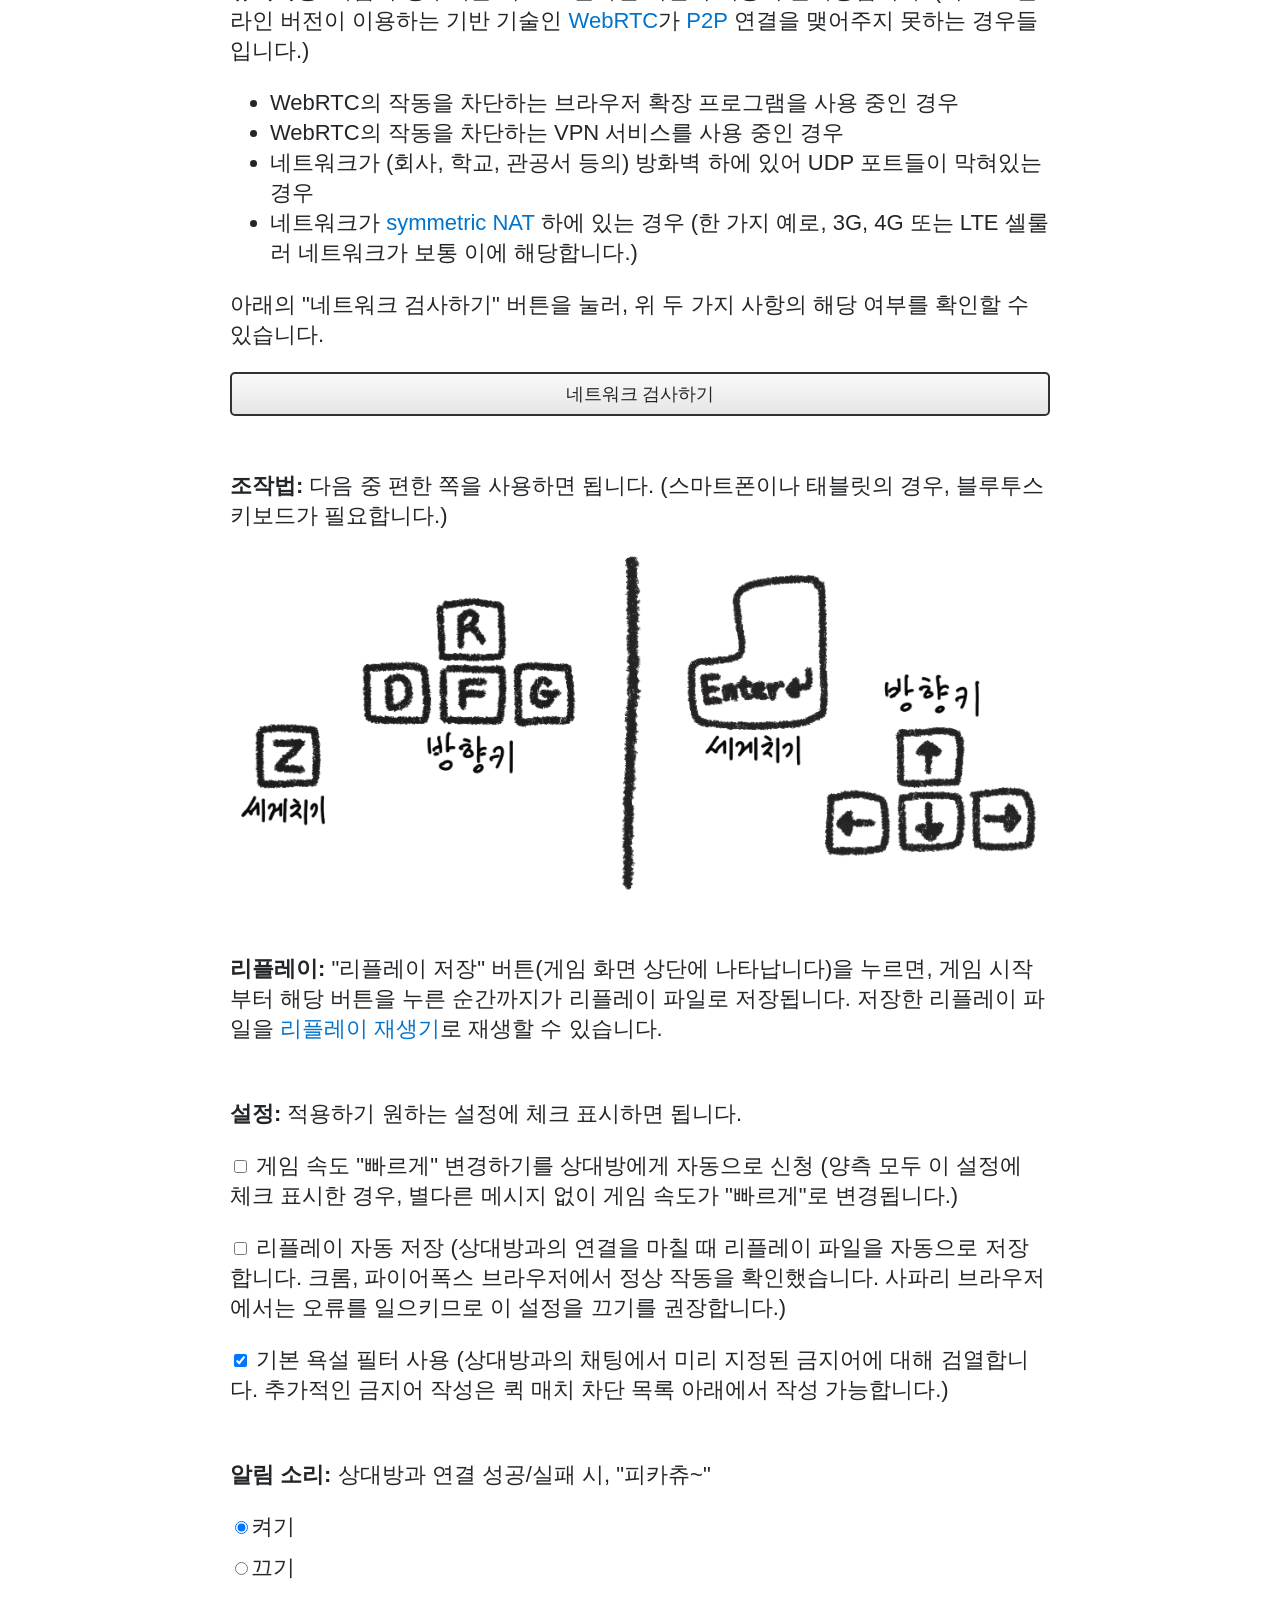
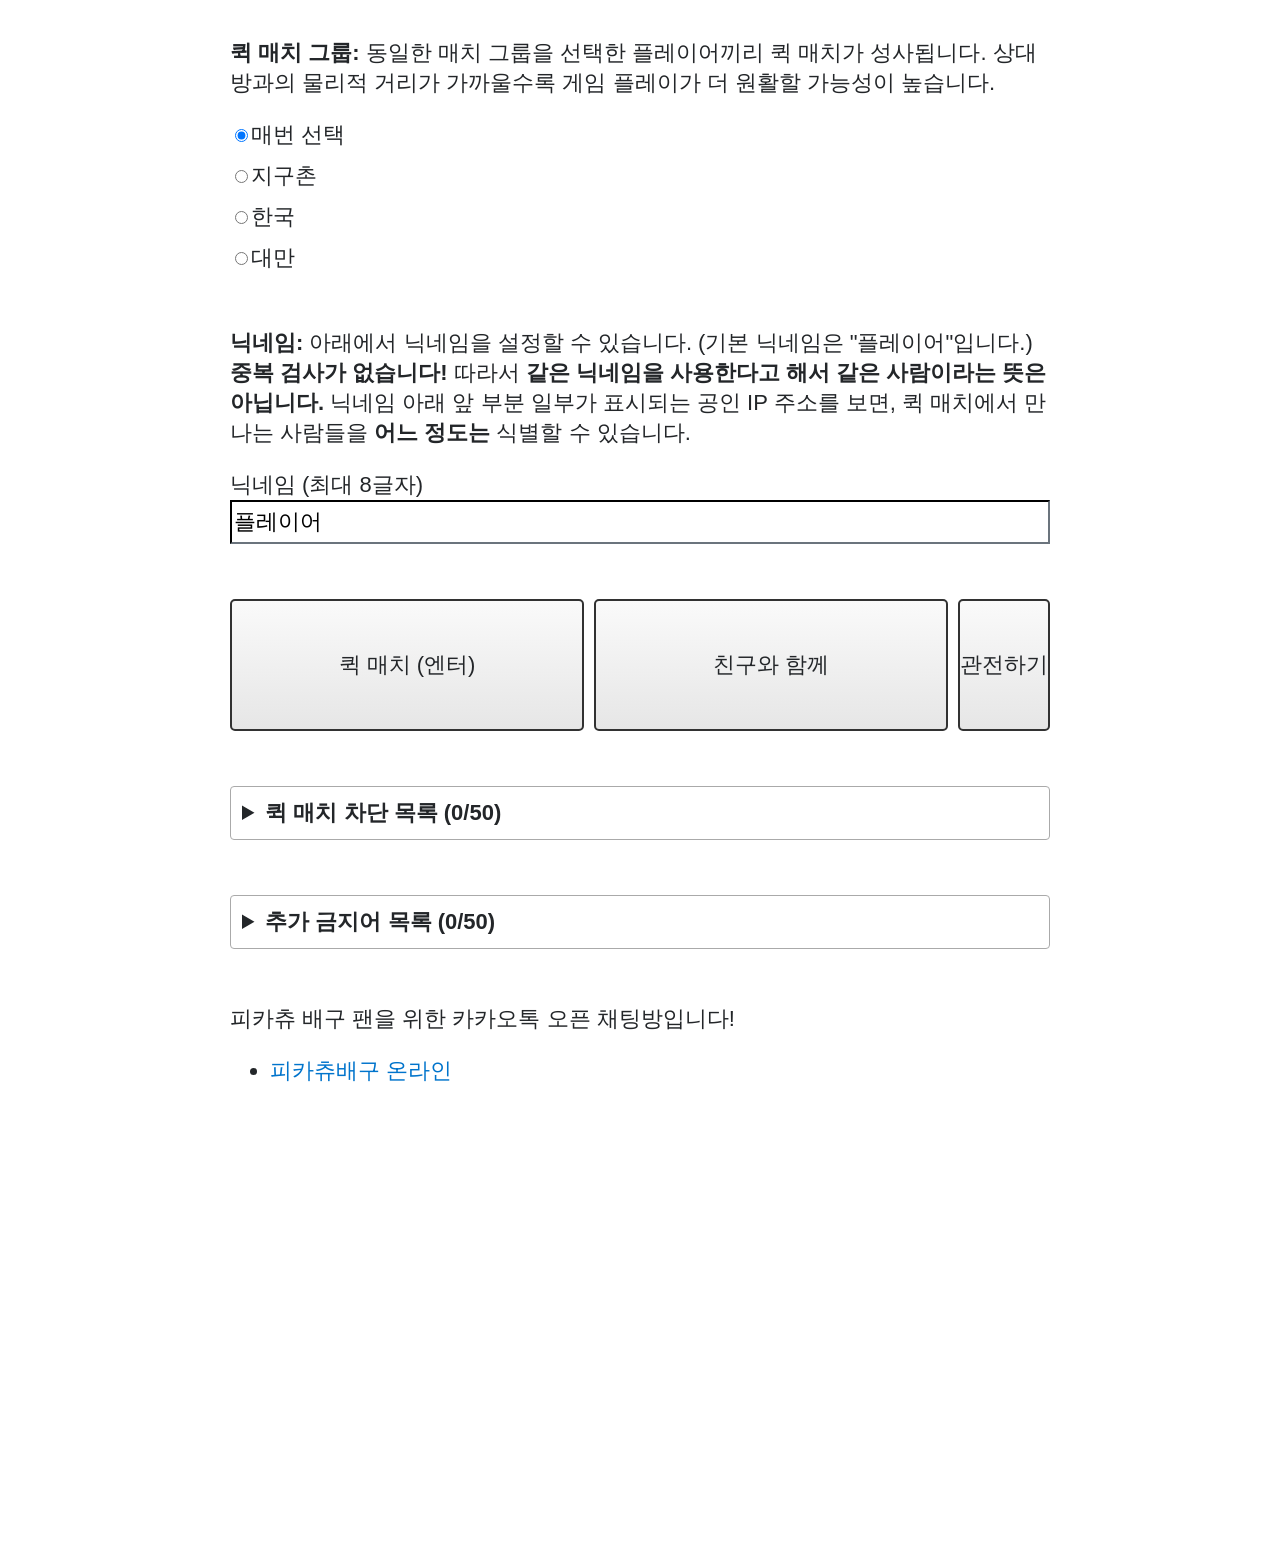
<file: ko/index.html>
<!DOCTYPE html><html lang="ko"><head><meta charset="utf-8"><meta name="viewport" content="width=device-width,initial-scale=1"><title>피카츄 배구 P2P 온라인</title><meta name="description" content="피카츄 배구 게임을 P2P 연결을 통해 온라인으로 플레이하세요"><meta name="author" content="이규태"><link rel="icon" type="image/png" sizes="32x32" href="../resources/assets/images/IDI_PIKAICON-0.png"><script defer="defer" src="../runtime.1a3c387936a596b5bafa.js"></script><script defer="defer" src="../ko.c88ad933754ea3dd3609.js"></script><script defer="defer" src="../244.9e395e8539fe98ed7b14.js"></script><script defer="defer" src="../476.704b0c1b9e081611efc9.js"></script><script defer="defer" src="../main.1137e7842aa407913d43.js"></script><script defer="defer" src="../dark_color_scheme.86e03a713a5523a91fb5.js"></script><script defer="defer" src="../is_embedded_in_other_website.8f9888d6b04b5826c8a9.js"></script><link href="../415.0febadc113be74889ee5.css" rel="stylesheet"></head><body><div id="before-connection" class="limit-width"><div id="about-box-head"><h1>피카츄 배구 <span class="no-wrap">P2P 온라인</span></h1><div class="if-embedded-in-other-website hidden"><div class="limit-width">타 사이트 상에서 피카츄 배구 P2P 온라인을 실행하고 있는 것 같습니다. 다음 주소로 직접 방문하면 광고 없는 쾌적한 환경에서 플레이할 수 있습니다.<div class="original-address">피카츄 배구 P2P 온라인 원 주소:<br><a href="https://gorisanson.github.io/pikachu-volleyball-p2p-online/ko/" target="_blank" rel="noopener">https://gorisanson.github.io/pikachu-volleyball-p2p-online/ko/</a></div><button type="button" class="btn-in-box"><span>닫기</span></button></div></div><div class="color-scheme-toggle-switch-container"><input type="checkbox" id="dark-color-scheme-checkbox-1" class="toggle-switch dark-color-scheme-checkbox"> <label for="dark-color-scheme-checkbox-1"></label></div><p class="languages"><a href="../en/" target="_self">English</a> | &check; Korean(한국어)</p><p class="offline-version"><a href="https://gorisanson.github.io/pikachu-volleyball/ko/">오프라인 웹 버전</a>도 있습니다.</p><p class="small"><a href="./replay/" target="_blank" rel="noopener">리플레이 재생기</a>를 사용하여 리플레이 파일을 재생할 수 있습니다.</p><p class="original-by">원조 피카츄 배구 (対戦ぴかちゅ～　ﾋﾞｰﾁﾊﾞﾚｰ編) 게임은 원래 다음 분들이 만들었습니다.<br>1997 (C) <span class="no-wrap">SACHI SOFT / SAWAYAKAN Programmers</span><br>1997 (C) <span class="no-wrap">Satoshi Takenouchi</span></p><p class="reverse-engineered-by">원조 피카츄 배구 게임을 리버스 엔지니어링하여 P2P 온라인 버전으로 만들었습니다.<br>P2P 온라인 버전으로 만든 사람: <span class="no-wrap"><a href="https://gorisanson.github.io/">이규태</a></span></p><p class="source-code-on">소스 코드를 <a href="https://github.com/gorisanson/pikachu-volleyball-p2p-online" target="_blank" rel="noopener">GitHub</a>에서 볼 수 있습니다.</p><p class="release-date">공개한 날: 2020-04-08</p><p class="update-history-on"><a href="./update-history/" target="_self">업데이트 기록</a></p></div><div class="margin-top"><div><img class="screenshot" src="../resources/assets/images/screenshot.png" width="1728" height="1216" alt="Pikachu Volleyball game screenshot"><p>피카츄 배구는 일본에서 1997년에 만들어진 윈도우용 게임입니다. 이 웹 페이지에서 다른 사람과 P2P 연결을 맺어 피카츄 배구를 온라인으로 플레이할 수 있습니다.</p><p>최신 버전의 브라우저 이용을 권장합니다. 최신 버전의 크롬, 파이어폭스, 사파리 브라우저에서 플레이 가능한 것을 확인했습니다. 인터넷 익스플로러는 지원하지 않습니다.</p></div><div><p class="margin-top"><span class="thick">유의사항:</span> 다음의 경우에는 이 P2P 온라인 버전의 이용이 불가능합니다. (이 P2P 온라인 버전이 이용하는 기반 기술인 <a href="https://webrtc.org/" target="_blank" rel="noopener">WebRTC</a>가 <a href="https://en.wikipedia.org/wiki/Peer-to-peer" target="_blank" rel="noopener">P2P</a> 연결을 맺어주지 못하는 경우들입니다.)</p><ul><li>WebRTC의 작동을 차단하는 브라우저 확장 프로그램을 사용 중인 경우</li><li>WebRTC의 작동을 차단하는 VPN 서비스를 사용 중인 경우</li><li>네트워크가 (회사, 학교, 관공서 등의) 방화벽 하에 있어 UDP 포트들이 막혀있는 경우</li><li>네트워크가 <a href="https://en.wikipedia.org/wiki/Network_address_translation#Methods_of_translation" target="_blank" rel="noopener">symmetric NAT</a> 하에 있는 경우 (한 가지 예로, 3G, 4G 또는 LTE 셀룰러 네트워크가 보통 이에 해당합니다.)</li></ul><p>아래의 "네트워크 검사하기" 버튼을 눌러, 위 두 가지 사항의 해당 여부를 확인할 수 있습니다.</p><button type="button" id="network-test-btn">네트워크 검사하기</button></div><div><p class="margin-top"><span class="thick">조작법:</span> 다음 중 편한 쪽을 사용하면 됩니다. (스마트폰이나 태블릿의 경우, 블루투스 키보드가 필요합니다.)</p><img class="controls" src="../resources/assets/images/controls_online_ko.png" width="1917" height="795" alt="game controls"></div><div><p class="margin-top"><span class="thick">리플레이:</span> "리플레이 저장" 버튼(게임 화면 상단에 나타납니다)을 누르면, 게임 시작부터 해당 버튼을 누른 순간까지가 리플레이 파일로 저장됩니다. 저장한 리플레이 파일을 <a href="./replay/">리플레이 재생기</a>로 재생할 수 있습니다.</p></div><div><p class="margin-top"><span class="thick">설정:</span> 적용하기 원하는 설정에 체크 표시하면 됩니다.</p><div><input id="auto-fast-speed-checkbox" type="checkbox"> <label for="auto-fast-speed-checkbox">게임 속도 "빠르게" 변경하기를 상대방에게 자동으로 신청 (양측 모두 이 설정에 체크 표시한 경우, 별다른 메시지 없이 게임 속도가 "빠르게"로 변경됩니다.)</label></div><div class="margin-top-a-little"><input id="auto-save-replay-checkbox" type="checkbox"> <label for="auto-save-replay-checkbox">리플레이 자동 저장 (상대방과의 연결을 마칠 때 리플레이 파일을 자동으로 저장합니다. 크롬, 파이어폭스 브라우저에서 정상 작동을 확인했습니다. 사파리 브라우저에서는 오류를 일으키므로 이 설정을 끄기를 권장합니다.)</label></div><div class="margin-top-a-little"><input id="basic-chat-filter-checkbox" type="checkbox" checked="checked"> <label for="basic-chat-filter-checkbox">기본 욕설 필터 사용 (상대방과의 채팅에서 미리 지정된 금지어에 대해 검열합니다. 추가적인 금지어 작성은 퀵 매치 차단 목록 아래에서 작성 가능합니다.)</label></div></div><div><p class="margin-top"><span class="thick">알림 소리:</span> 상대방과 연결 성공/실패 시, "피카츄~"</p><div><input type="radio" id="notify-by-sound-on" name="notify-by-sound" value="on" checked="checked"><label for="notify-by-sound-on">켜기</label></div><div class="margin-top-very-little"><input type="radio" id="notify-by-sound-off" name="notify-by-sound" value="off"><label for="notify-by-sound-off">끄기</label></div></div><div id="quick-match-group"><p class="margin-top"><span class="thick">퀵 매치 그룹:</span> 동일한 매치 그룹을 선택한 플레이어끼리 퀵 매치가 성사됩니다. 상대방과의 물리적 거리가 가까울수록 게임 플레이가 더 원활할 가능성이 높습니다.</p><div><input type="radio" id="each-time" name="match-group" value="EACH-TIME" checked="checked"><label for="each-time">매번 선택</label></div><div class="margin-top-very-little"><input type="radio" id="global" name="match-group" value="GLOBAL"><label for="global">지구촌</label></div><div class="margin-top-very-little"><input type="radio" id="korea" name="match-group" value="KR"><label for="korea">한국</label></div><div class="margin-top-very-little"><input type="radio" id="taiwan" name="match-group" value="TW"><label for="taiwan">대만</label></div></div><div><p class="margin-top"><span class="thick">닉네임:</span> 아래에서 닉네임을 설정할 수 있습니다. (기본 닉네임은 "플레이어"입니다.)<br><span class="bold">중복 검사가 없습니다!</span> 따라서 <span class="bold">같은 닉네임을 사용한다고 해서 같은 사람이라는 뜻은 아닙니다.</span> 닉네임 아래 앞 부분 일부가 표시되는 공인 IP 주소를 보면, 퀵 매치에서 만나는 사람들을 <span class="bold">어느 정도는</span> 식별할 수 있습니다.</p><div class="nickname-input-container"><label for="nickname-input">닉네임 (최대 8글자)</label> <input type="text" id="nickname-input" maxlength="8" autocapitalize="none" autocomplete="off" autocorrect="off" value="플레이어"></div></div></div><div class="margin-top grid-1-1"><button type="button" id="quick-match-btn">퀵 매치 (엔터)</button> <button type="button" id="with-your-friend-btn">친구와 함께</button> <button type="button" id="show-list-for-spectator">관전하기</button></div><div id="blocked-ip-addresses-table-container" class="margin-top"><details><summary>퀵 매치 차단 목록 (<span id="number-of-blocked-ip-addresses">0</span>/50)</summary><table class="blocked-ip-addresses-table"><thead><tr><th>IP 주소</th><th>차단 날짜</th><th>메모</th></tr></thead><tbody></tbody><tfoot><tr><td colspan="3"><button type="button" class="delete-btn">목록에서 삭제</button></td></tr></tfoot></table></details></div><div id="blocked-bad-words-table-container" class="margin-top"><details><summary>추가 금지어 목록 (<span id="number-of-bad-words-addresses">0</span>/50)</summary><table class="blocked-bad-words-table"><thead><tr><th>금지어 내용</th><th>작성 날짜</th></tr></thead><tbody></tbody><tfoot><tr><td><input type="text" id="new-custom-word-input" placeholder="추가할 금지어" style="width: 100%;"></td><td><button type="button" id="add-custom-word-btn" style="width: 100%;">등록</button></td></tr><tr><td colspan="2"><button type="button" class="delete-btn">목록에서 삭제</button></td></tr></tfoot></table></details></div><div id="open-chat-list-container" class="margin-top"><div>피카츄 배구 팬을 위한 카카오톡 오픈 채팅방입니다!<ul class="open-chat-list"><li><a href="https://open.kakao.com/o/g0Cs478f" target="_blank" rel="noopener">피카츄배구 온라인</a></li></ul></div></div><div id="about-with-your-friend" class="margin-top hidden"><div><p class="no-margin-top"><span class="thick">친구와 함께 온라인으로 플레이하는 방법:</span></p><p><span class="thick">방장</span> - "방 만들기" 버튼을 누른 후, 만들어진 방 ID를 같이 온라인으로 플레이할 친구("방장의 친구")에게 보냅니다. 컴퓨터에서 쉽게 복사 붙여넣기 할 수 있도록 카카오톡 등의 메신저로 보내거나 이메일로 보내면 편리합니다.</p><p><span class="thick">방장의 친구</span> - 메신저 또는 이메일 등으로 받은 방 ID를 "방 들어가기" 버튼 왼편에 있는 텍스트 박스에 복사 붙여넣기 합니다. 그리고 "방 들어가기" 버튼을 누릅니다. 이제 연결이 시작됩니다.</p><p class="margin-top"><span class="thick">유의사항:</span> 정상적인 경우 "방장의 친구"가 "방 들어가기" 버튼을 누르고 나서 약 5-10초 이내로 연결이 이루어집니다. 이보다 오래 지나도 게임이 시작되지 않는다면 연결이 실패한 것입니다.</p></div><div id="create-btn-with-created-room-id" class="margin-top"><button type="button" id="create-btn">방 <span class="no-wrap">만들기</span></button><div id="created-room-id-container"><span class="margin-left-right">방 ID:</span> <span id="current-room-id"></span> <button type="button" id="copy-btn" class="hidden">복사</button></div><button type="button" id="exit-room-btn">방 <span class="no-wrap">나가기</span></button></div><div id="room-id-with-join-btn"><label for="join-room-id-input">들어갈 방 ID</label> <input type="text" id="join-room-id-input" maxlength="30" autocapitalize="none" autocomplete="off" autocorrect="off"> <button type="button" id="join-btn">방 <span class="no-wrap">들어가기</span></button></div><div class="margin-top log"><p><span class="thick">연결 로그:</span></p><div id="connection-log-with-friend" class="pre-wrap"></div></div></div><div id="press-enter-to-quick-match" class="fade-in-box notice fixed hidden"><p>퀵 매치를 시작하려면, <span class="thick">엔터(Enter) 키 또는 Z 키를 누르세요.</span><br>(키보드가 연결되지 않은 장치의 퀵 매치 참가를 방지하기 위한 것입니다.)</p><button type="button" id="cancel-quick-match-btn" class="btn-in-box large"><span class="no-wrap">퀵 매치</span> 취소</button></div><div id="select-match-group" class="fade-in-box notice fixed hidden"><div class="limit-width"><span class="thick">매치 그룹을 선택하세요.</span><br>동일한 매치 그룹을 선택한 플레이어끼리 매치가 성사됩니다. 상대방과의 물리적 거리가 가까울수록 게임 플레이가 더 원활할 가능성이 높습니다. (괄호 안에 표시된 키보드 단축키로도 선택할 수 있습니다. 예를 들어, "한국"을 선택하려는 경우, K 키를 누르면 됩니다.)<br><br><span class="thick">입문자 팁</span>:<br>한국에 거주하신다면, 일단 "한국"을 선택해보기를 권장합니다.<br>"한국" 그룹을 선택할 때 일반적으로 매치 성사가 가장 잘 됩니다.</div><div class="match-group-btns-container"><button type="button" id="global-match-group-btn" class="btn-in-box very-large"><span class="match-group-name">지구촌</span> (G)</button> <button type="button" id="korea-match-group-btn" class="btn-in-box very-large"><span class="match-group-name">한국</span> (K)</button> <button type="button" id="taiwan-match-group-btn" class="btn-in-box very-large"><span class="match-group-name">대만</span> (T)</button></div><button type="button" id="cancel-quick-match-btn-in-select-match-group" class="btn-in-box large"><span class="no-wrap">퀵 매치</span> 취소</button></div><div id="quick-match-notice-box" class="fade-in-box notice fixed scroll hidden"><div><span class="thick">매치 그룹 "<span id="match-group-in-quick-match-notice-box"></span>"에서<br>성사된 매치 수</span><ul><li>최근 24시간: <span id="within-24-hours"></span></li><li>최근 1시간: <span id="within-1-hour"></span></li><li>최근 10분: <span id="within-10-minutes"></span></li></ul></div><div><p><span class="thick">퀵 매치 로그:</span></p><p>퀵 매치 서버와 통신한 횟수: <span id="communication-count">0</span></p><div id="quick-match-log" class="pre-wrap"></div></div><div class="log"><p><span class="thick">연결 로그:</span></p><div id="connection-log-quick-match" class="pre-wrap"></div></div><button type="button" id="cancel-quick-match-btn-2" class="btn-in-box large"><span class="no-wrap">퀵 매치</span> 취소</button></div><div id="container-for-margin"></div><div id="waiting-message" class="hidden">피카츄 배구를 하러 누군가 오기를 기다리는 중...</div><div id="waiting-peer-to-connect-message" class="hidden">함께 게임할 상대방을 찾았습니다. (이 메시지가 표시되고서 약 20초가 지나도 게임이 시작되지 않으면, 연결에 실패한 것입니다.)</div><div id="connect-to-peer-after-a-while-message" class="hidden">함께 게임할 상대방을 찾았습니다. 3초 후에 연결을 시작합니다.</div><div id="connect-to-peer-message" class="hidden">상대방과 연결하고 있는 중입니다. (이 메시지가 표시되고서 약 20초가 지나도 게임이 시작되지 않으면, 연결에 실패한 것입니다.)</div><div id="abandoned-message" class="hidden">퀵 매치 서버와 연결이 끊겼습니다.</div><div id="failed-to-connect-to-server" class="hidden">퀵 매치 서버와의 통신에 실패했습니다.</div><div id="not-valid-room-id-message" class="hidden">방 ID가 올바른 형식이 아닙니다. 방 ID를 확인해주세요.</div><div id="no-room-matching-message" class="hidden">입력한 방 ID에 해당하는 방을 찾을 수 없습니다. 방 ID를 확인해주세요.</div><div id="no-room-matching-message-in-quick-match" class="hidden">상대방이 이미 "퀵 매치 취소" 버튼을 클릭했습니다.</div><div id="someone-else-already-joined-the-room" class="hidden">입력한 방 ID에 해당하는 방에 다른 사람이 이미 들어갔습니다.</div><div id="connection-failed" class="hidden">연결에 실패했습니다.</div><div id="replay-viewer-at" class="hidden">리플레이 재생기 주소: https://gorisanson.github.io/pikachu-volleyball-p2p-online/ko/replay/</div><div id="copy" class="hidden">복사</div><div id="copied" class="hidden">복사 <span class="no-wrap">완료!</span></div><audio id="audio-pikachu-sound" class="hidden" preload="auto" src="../resources/assets/sounds/WAVE144_1.wav"></audio><div id="test-passed" class="fade-in-box notice fixed hidden"><div class="limit-width">발견된 문제점이 없습니다.<br><br>(1) 필요한 server reflexive candidate를 얻을 수 있거나, 컴퓨터에 공인 IP 주소가 할당되어 있습니다. (UDP 포트가 열려 있습니다.)<br><br>(2) 네트워크가 symmetric NAT 하에 있지 않습니다.</div><button type="button" id="test-passed-ok-btn" class="btn-in-box">알겠어요</button></div><div id="did-not-get-srflx-candidate-and-did-not-get-host-candidate" class="fade-in-box notice fixed hidden"><div class="limit-width text-align-start">이 P2P 온라인 버전을 이용할 수 없습니다. server reflexive candidate를 얻을 수 없고 host candidate 또한 얻을 수 없습니다. 이 P2P 온라인 버전이 이용하는 기반 기술인 WebRTC가 브라우저에서 작동하지 않는 것으로 보입니다. 다음 사항을 확인해주시기 바랍니다.<br><br><ul><li>브라우저를 확인해주세요. 최신 버전의 크롬, 엣지, 파이어폭스 또는 사파리 브라우저를 이용하시기 바랍니다.</li><li>브라우저에 확장 프로그램(또는 플러그인)을 설치했다면, 그 중 일부가 WebRTC의 작동을 차단하고 있는 것일 수 있습니다. 확장 프로그램(또는 플러그인)을 사용 중지하거나 삭제한 후 다시 시도해보세요.</li><li>VPN을 사용하고 있다면, VPN을 끈 후에 다시 시도해보세요.</li><li>위의 제안들을 모두 확인하고 적용했는데도 문제가 해결이 안 된 경우, 다른 브라우저를 사용해 보시기 바랍니다. 현재 크롬을 사용하고 있다면, 엣지 또는 파이어폭스를 사용해보세요.</li></ul></div><button type="button" id="did-not-get-srflx-candidate-and-did-not-get-host-candidate-ok-btn" class="btn-in-box">알겠어요</button></div><div id="did-not-get-srflx-candidate-and-host-address-is-obfuscated" class="fade-in-box notice fixed hidden"><div class="limit-width text-align-start">이 P2P 온라인 버전을 이용할 수 없습니다. 다음 두 가지 경우 중 하나에 해당합니다. 일단 (1)에 해당하는 조치를 취할 수 있습니다.<br><br>(1) 브라우저를 최신 버전으로 업데이트할 필요가 있습니다. 브라우저의 버전이 아래에 표기된 버전 이상이어야 합니다.<ul><li>크롬 (또는 크로미움 기반 브라우저 (예: 엣지)): <a href="https://chromiumdash.appspot.com/commit/7eea6672285f765599fd883a5737f5cae8d20917" target="_blank" rel="noopener">110.0</a></li><li>파이어폭스: <a href="https://hg.mozilla.org/mozilla-central/rev/587eb0272431" target="_blank" rel="noopener">110.0</a></li><li>사파리: <a href="https://commits.webkit.org/257481@main" target="_blank" rel="noopener">16.4</a></li></ul>(2) 브라우저가 (1)에 표기된 버전 이상이라면, 게임 실행에 필요한 UDP 포트들이 막혀있는 것이 원인일 가능성이 높습니다. 만약 회사, 학교, 또는 관공서에서 접속하셨다면 해당 기관의 방화벽이 UDP 포트들을 차단하고 있는 것일 수 있습니다.<br><br></div><button type="button" id="did-not-get-srflx-candidate-and-host-address-is-obfuscated-ok-btn" class="btn-in-box">알겠어요</button></div><div id="did-not-get-srflx-candidate-and-host-address-is-private-ip-address" class="fade-in-box notice fixed hidden"><div class="limit-width">이 P2P 온라인 버전을 이용할 수 없습니다.<br><br>필요한 server reflexive candidate를 얻을 수 없습니다. UDP 포트들이 막혀있는 것이 원인일 가능성이 높습니다. 만약 회사, 학교, 또는 관공서에서 접속하셨다면 해당 기관의 방화벽이 WebRTC가 작동하는데 필요한 UDP 포트들을 차단하고 있는 것일 수 있습니다.</div><button type="button" id="did-not-get-srflx-candidate-and-host-address-is-private-ip-address-ok-btn" class="btn-in-box">알겠어요</button></div><div id="behind-symmetric-nat" class="fade-in-box notice fixed hidden"><div class="limit-width">이 P2P 온라인 버전을 이용할 수 없습니다.<br><br>네트워크가 symmetric NAT 하에 있습니다.</div><button type="button" id="behind-symmetric-nat-ok-btn" class="btn-in-box">알겠어요</button></div></div><div id="spectator-room-list-box" class="fade-in-box notice fixed hidden"><p class="thick">현재 방송 중인 방 목록</p><div id="spectator-room-list-content"><div id="Loading-room-list"><p>관전 가능한 방 검색 중...</p></div><div id="No-room-list" class="hidden"><p>관전 가능한 방이 없습니다.</p></div></div><button type="button" id="cancel-spectate-btn" class="btn-in-box large"><span class="no-wrap">나가기</span></button></div><div id="flex-container" class="hidden"><div id="menu-bar"><div class="btn-container left"><div class="relative-container"><button type="button" id="options-dropdown-btn" class="btn dropdown-btn">설정</button><div id="options-dropdown" class="dropdown"><div class="relative-container"><button type="button" id="graphic-submenu-btn" class="btn submenu-btn">그래픽 &#9654;&#xfe0e;</button><div id="graphic-submenu" class="submenu"><button type="button" id="graphic-sharp-btn" class="btn selected"><span class="check">&check; </span>예리하게</button> <button type="button" id="graphic-soft-btn" class="btn"><span class="check">&check; </span>부드럽게</button></div></div><div class="relative-container"><button type="button" id="bgm-submenu-btn" class="btn submenu-btn">배경음악 &#9654;&#xfe0e;</button><div id="bgm-submenu" class="submenu"><button type="button" id="bgm-on-btn" class="btn selected"><span class="check">&check; </span>켜기</button> <button type="button" id="bgm-off-btn" class="btn"><span class="check">&check; </span>끄기</button></div></div><div class="relative-container"><button type="button" id="sfx-submenu-btn" class="btn submenu-btn">효과음 &#9654;&#xfe0e;</button><div id="sfx-submenu" class="submenu"><button type="button" id="stereo-btn" class="btn selected"><span class="check">&check; </span>스테레오</button> <button type="button" id="mono-btn" class="btn"><span class="check">&check; </span>모노</button> <button type="button" id="sfx-off-btn" class="btn"><span class="check">&check; </span>끄기</button></div></div><div class="relative-container"><button type="button" id="speed-submenu-btn" class="btn submenu-btn">속도 &#9654;&#xfe0e;</button><div id="speed-submenu" class="submenu"><button type="button" id="slow-speed-btn" class="btn"><span class="check">&check; </span>느리게</button> <button type="button" id="medium-speed-btn" class="btn selected"><span class="check">&check; </span>보통</button> <button type="button" id="fast-speed-btn" class="btn"><span class="check">&check; </span>빠르게</button></div></div><div class="relative-container"><button type="button" id="winning-score-submenu-btn" class="btn submenu-btn">승리점수 &#9654;&#xfe0e;</button><div id="winning-score-submenu" class="submenu"><button type="button" id="winning-score-5-btn" class="btn"><span class="check">&check; </span>5점</button> <button type="button" id="winning-score-10-btn" class="btn"><span class="check">&check; </span>10점</button> <button type="button" id="winning-score-15-btn" class="btn selected"><span class="check">&check; </span>15점</button></div></div></div></div><div class="relative-container"><button type="button" id="save-replay-btn" class="btn">리플레이 <span class="no-wrap">저장</span></button></div><div class="relative-container"><button type="button" id="block-this-peer-btn" class="btn hidden">상대방 <span class="no-wrap">차단</span></button></div><div class="color-scheme-toggle-switch-container"><input type="checkbox" id="dark-color-scheme-checkbox-2" class="toggle-switch dark-color-scheme-checkbox"> <label for="dark-color-scheme-checkbox-2"></label></div></div><div class="btn-container right"><button type="button" id="exit-btn" class="btn">나가기</button></div></div><div class="if-embedded-in-other-website hidden"><div class="limit-width">타 사이트 상에서 피카츄 배구 P2P 온라인을 실행하고 있는 것 같습니다. 다음 주소로 직접 방문하면 광고 없는 쾌적한 환경에서 플레이할 수 있습니다.<div class="original-address">피카츄 배구 P2P 온라인 원 주소:<br><a href="https://gorisanson.github.io/pikachu-volleyball-p2p-online/ko/" target="_blank" rel="noopener">https://gorisanson.github.io/pikachu-volleyball-p2p-online/ko/</a></div><button type="button" class="btn-in-box"><span>닫기</span></button></div></div><div id="game-canvas-container"><div id="player1-chat-box" class="chat-box pre-wrap hidden"></div><div id="player2-chat-box" class="chat-box pre-wrap hidden"></div><div class="nicknames-container"><div class="nickname-and-partial-ip left"><span id="player1-nickname" class="nickname"></span> <span id="player1-partial-ip" class="partial-ip"></span> <span id="player1-hiding-peer-nickname" class="hiding-peer-nickname hidden">상대방 닉네임 가림</span> <span id="player1-chat-disabled" class="chat-disabled hidden">채팅 끔</span></div><div class="nickname-and-partial-ip right"><span id="player2-nickname" class="nickname"></span> <span id="player2-partial-ip" class="partial-ip"></span> <span id="player2-hiding-peer-nickname" class="hiding-peer-nickname hidden">상대방 닉네임 가림</span> <span id="player2-chat-disabled" class="chat-disabled hidden">채팅 끔</span></div></div><div class="fade-in-box loading black" id="loading-box"><div><p>게임 스프라이트/사운드 로드 중...</p><div id="progress-bar-border"><div id="progress-bar" style="width: 0%"></div></div></div><div>메뉴 설명<br><br><span class="no-wrap">"둘이서 같이~"</span>(위) - 현재의 플레이 위치 유지<br><span class="no-wrap">"둘이서 같이~"</span>(아래) - 플레이 위치 서로 바꾸기</div></div><div class="fade-in-box peer-loading black" id="peer-loading-box"><div><p>상대방의 게임 스프라이트/사운드 로드를 기다리는 중...</p></div></div><div class="fade-in-box ping black" id="ping-box"><div><p>평균 핑: <span id="average-ping"></span> ms</p><p>핑이 100(ms)을 넘는 경우, 게임 플레이가 불안정할 수 있습니다.</p><p>네트워크가 불안정한 경우 (예를 들어, 여러 사람이 동시에 사용하는 공용 와이파이로 접속한 경우)<br>또는 상대방과의 물리적 거리가 먼 경우 (예를 들어, 대륙이나 대양을 가로질러 연결된 경우),<br>핑이 클 수 있습니다.</p><p>게임을 <span id="starts-in"></span>초 뒤에 시작합니다.</p></div></div><div class="fade-in-box notice hidden" id="ask-options-change-send-to-peer"><div><p id="options-change-to-send"></p><p>위와 같이 게임 설정을 변경하려 합니다. 상대방에게 물어본 후, 상대방이 동의할 시에만 게임 설정이 변경됩니다. 계속 진행할까요?</p></div><div class="grid-1-1 center"><button type="button" id="ask-options-change-send-to-peer-yes-btn" class="btn-in-box key-y">진행해요 (Y)</button> <button type="button" id="ask-options-change-send-to-peer-no-btn" class="btn-in-box key-n">아니요 (N)</button></div></div><div class="fade-in-box notice hidden" id="ask-options-change-received-from-peer"><div><p id="options-change-received"></p><p>상대방이 위와 같이 게임 설정을 변경하기를 원합니다. 플레이어님이 동의할 시에만, 게임 설정이 변경됩니다. 동의할까요?</p></div><div class="grid-1-1 center"><button type="button" id="ask-options-change-received-from-peer-yes-btn" class="btn-in-box key-y">동의해요 (Y)</button> <button type="button" id="ask-options-change-received-from-peer-no-btn" class="btn-in-box key-n">아니요 (N)</button></div></div><div class="fade-in-box notice hidden" id="notice-peer-agreed"><p>상대방이 게임 설정 변경에 동의했습니다.<br>게임 설정 변경을 완료했습니다.</p><button type="button" id="notice-peer-agreed-ok-btn" class="btn-in-box key-y">알겠어요 (Y)</button></div><div class="fade-in-box notice hidden" id="notice-peer-disagreed"><p>상대방이 게임 설정 변경에 동의하지 않았습니다.</p><button type="button" id="notice-peer-disagreed-ok-btn" class="btn-in-box key-y">알겠어요 (Y)</button></div><div class="fade-in-box notice hidden" id="notice-speed-options-cannot-changed-if-game-in-progress"><p>속도 설정은 경기가 진행 중에는 변경할 수 없습니다. 현재 진행 중인 경기가 끝난 후 다시 시도해주세요.</p><button type="button" id="notice-speed-options-cannot-changed-if-game-in-progress-ok-btn" class="btn-in-box key-y">알겠어요 (Y)</button></div><div class="fade-in-box notice hidden" id="notice-winning-score-options-cannot-changed-if-game-in-progress"><p>승리점수 설정은 경기가 진행 중에는 변경할 수 없습니다. 현재 진행 중인 경기가 끝난 후 다시 시도해주세요.</p><button type="button" id="notice-winning-score-options-cannot-changed-if-game-in-progress-ok-btn" class="btn-in-box key-y">알겠어요 (Y)</button></div><div class="fade-in-box notice hidden" id="ask-one-more-game"><p>상대방과 한 판 더 할까요?</p><div class="grid-1-1 center"><button type="button" id="ask-one-more-game-yes-btn" class="btn-in-box key-y">한 판 더! (Y)</button> <button type="button" id="ask-one-more-game-no-btn" class="btn-in-box key-n">아니요 (N)</button></div></div><div class="fade-in-box notice hidden" id="notice-disconnected"><p>상대방과의 연결이 끊겼습니다.</p><button type="button" id="notice-disconnected-ok-btn" class="btn-in-box key-y">알겠어요 (Y)</button></div><div class="fade-in-box notice hidden" id="ask-add-this-peer-to-blocked-list"><div><p id="partial-ip-address-of-this-peer-to-be-blocked"></p><p>위 IP로 접속하는 상대방을 앞으로 퀵 매치에서 차단하려합니다. 차단하면 앞으로 위 IP로 접속하는 상대방과 퀵 매치에서 만나지 않게됩니다. (상대방과 다시 만나기를 원할 경우에는, 퀵 매치 차단 목록에서 상대방 IP를 삭제하면 됩니다.) 차단할까요?</p></div><div class="grid-1-1 center"><button type="button" id="ask-add-this-peer-to-blocked-list-yes-btn" class="btn-in-box key-y">차단해요 (Y)</button> <button type="button" id="ask-add-this-peer-to-blocked-list-no-btn" class="btn-in-box key-n">안해요 (N)</button></div></div><div class="fade-in-box notice hidden" id="notice-adding-this-peer-to-blocked-list-is-completed"><p>상대방의 IP를 퀵 매치 차단 목록에 등록하는 작업을 완료했습니다. 게임에서 나갈까요?</p><div class="grid-1-1 center"><button type="button" id="notice-adding-this-peer-to-blocked-list-is-completed-exit-game-btn" class="btn-in-box key-y">나갈래요 (Y)</button> <button type="button" id="notice-adding-this-peer-to-blocked-list-is-completed-do-not-exit-game-btn" class="btn-in-box key-n">안 나갈래요 (N)</button></div></div></div><div id="chat-input-here"><div id="chat-input-and-send-btn-container" class="hidden"><input type="text" id="chat-input" maxlength="50" autocapitalize="none" autocomplete="off" autocorrect="off"> <button type="button" id="send-btn">보내기 (엔터)</button></div><div id="chat-open-btn-and-chat-disabling-btn-container"><button type="button" id="chat-open-btn">채팅 (스페이스 바)</button> <button type="button" id="chat-disabling-btn">채팅 끄기</button><div id="text-disable-chat" class="hidden">채팅 끄기</div><div id="text-enable-chat" class="hidden">채팅 켜기</div><button type="button" id="nickname-hide-btn">닉네임 가리기</button><div id="text-hide-nickname" class="hidden">닉네임 가리기</div><div id="text-show-nickname" class="hidden">닉네임 보이기</div></div></div></div></body></html>
</file>
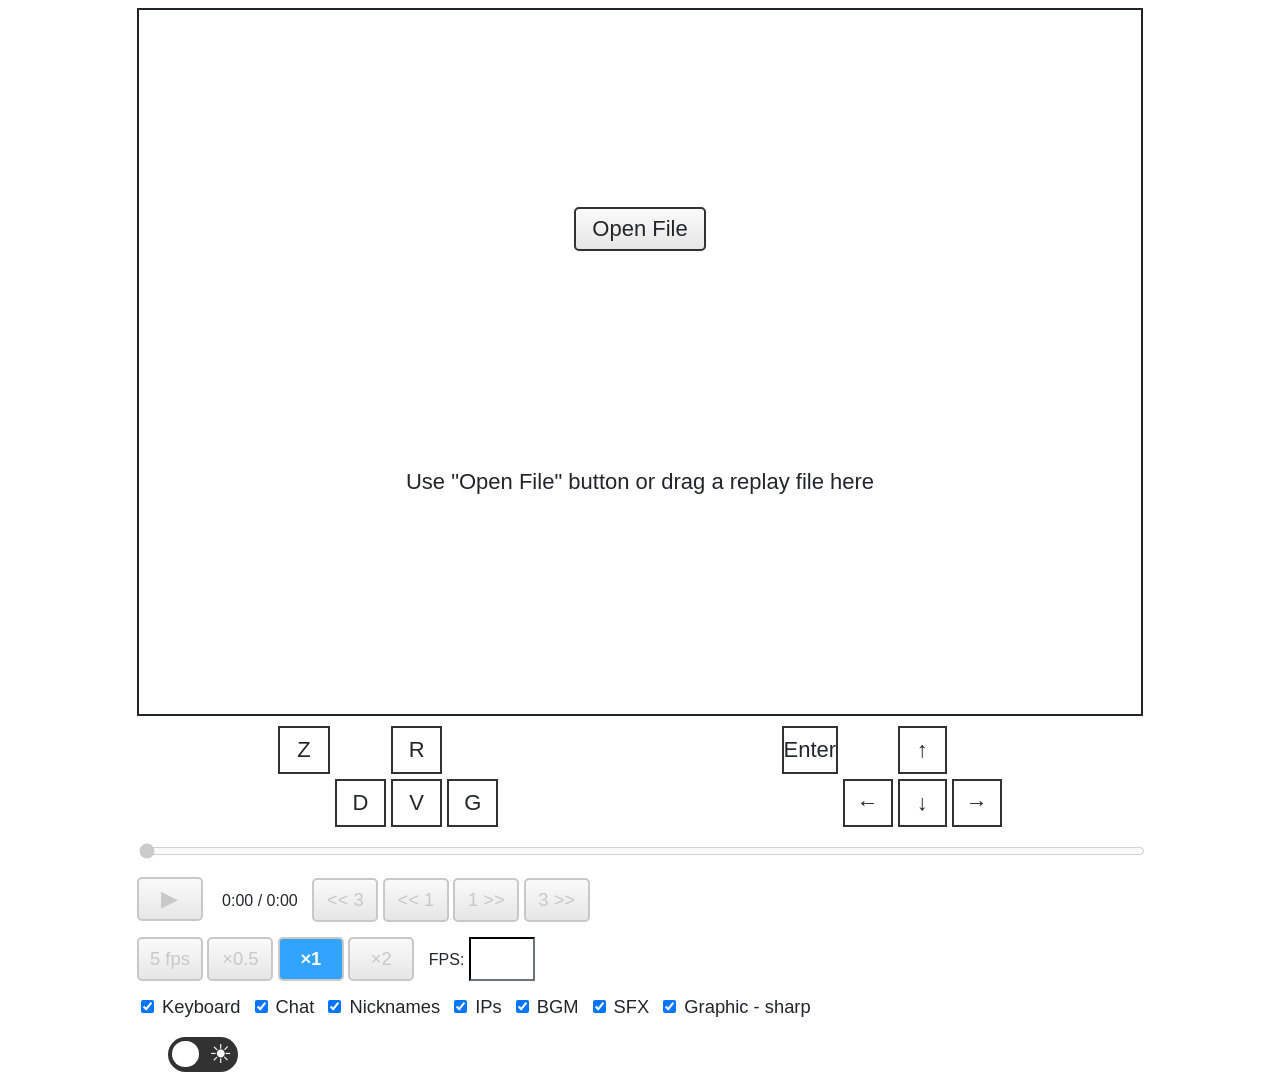
<file: en/replay/index.html>
<!DOCTYPE html><html lang="en"><head><meta charset="utf-8"><meta name="viewport" content="width=device-width,initial-scale=1"><title>Pikachu Volleyball P2P Online Replay Viewer</title><meta name="description" content="Pikachu Volleyball P2P Online Replay Viewer"><meta name="author" content="Kyutae Lee"><link rel="icon" type="image/png" sizes="32x32" href="../../resources/assets/images/IDI_PIKAICON-0.png"><script defer="defer" src="../../runtime.1a3c387936a596b5bafa.js"></script><script defer="defer" src="../../244.9e395e8539fe98ed7b14.js"></script><script defer="defer" src="../../476.704b0c1b9e081611efc9.js"></script><script defer="defer" src="../../main_replay.0a98e533d52ccc6b9709.js"></script><script defer="defer" src="../../dark_color_scheme.86e03a713a5523a91fb5.js"></script><link href="../../415.0febadc113be74889ee5.css" rel="stylesheet"></head><body><div id="flex-container"><div id="game-canvas-container"><div id="player1-chat-box" class="chat-box pre-wrap"></div><div id="player2-chat-box" class="chat-box pre-wrap"></div><div class="nicknames-container"><div class="nickname-and-partial-ip left"><span id="player1-nickname" class="nickname"></span> <span id="player1-partial-ip" class="partial-ip"></span></div><div class="nickname-and-partial-ip right"><span id="player2-nickname" class="nickname"></span> <span id="player2-partial-ip" class="partial-ip"></span></div></div><div class="fade-in-box loading black hidden" id="loading-box"><div><p>Loading the game assets...</p><div id="progress-bar-border"><div id="progress-bar" style="width: 0%"></div></div></div></div><div id="dropbox" class="fade-in-box"><label class="custom-file-upload">Open File <input id="file-input" type="file"></label><p>Use "Open File" button or drag a replay file here</p></div><div class="fade-in-box notice hidden" id="notice-end-of-replay"><p>Replay is over</p><button type="button" id="notice-end-of-replay-ok-btn" class="btn-in-box">OK</button></div><div class="fade-in-box notice hidden" id="notice-file-open-error"><p>The file can't be opened.<br>It is not a replay file, or it is damaged.</p><button type="button" id="notice-file-open-error-ok-btn" class="btn-in-box">OK</button></div></div><div id="keyboard-container" class="flex-for-keyboard"><div class="grid-for-keyboard"><div id="z-key" class="keyboard-key">Z</div><div id="r-key" class="keyboard-key">R</div><div id="d-key" class="keyboard-key">D</div><div id="v-key" class="keyboard-key">V</div><div id="g-key" class="keyboard-key">G</div></div><div class="grid-for-keyboard"><div id="enter-key" class="keyboard-key">Enter</div><div id="up-key" class="keyboard-key">&uarr;</div><div id="left-key" class="keyboard-key">&larr;</div><div id="down-key" class="keyboard-key">&darr;</div><div id="right-key" class="keyboard-key">&rarr;</div></div></div><div><input id="scrubber-range-input" class="disable-dbl-tap-zoom" type="range" min="0" max="100" value="0"></div><div><button type="button" id="play-pause-btn" class="btn-for-replay disable-dbl-tap-zoom">&#x25b6;&#xfe0e;</button> <span class="margin-left-right"><span id="time-current">0:00</span> / <span id="time-duration">0:00</span></span><div class="inline"><button type="button" id="seek-backward-3" class="btn-for-replay disable-dbl-tap-zoom">&lt;&lt; 3</button> <button type="button" id="seek-backward-1" class="btn-for-replay disable-dbl-tap-zoom">&lt;&lt; 1</button> <button type="button" id="seek-forward-1" class="btn-for-replay disable-dbl-tap-zoom">1 &gt;&gt;</button> <button type="button" id="seek-forward-3" class="btn-for-replay disable-dbl-tap-zoom">3 &gt;&gt;</button></div><div class="margin-top-little"><button type="button" id="speed-btn-5-fps" class="btn-for-replay disable-dbl-tap-zoom">5 fps</button> <button type="button" id="speed-btn-half-times" class="btn-for-replay disable-dbl-tap-zoom">&times;0.5</button> <button type="button" id="speed-btn-1-times" class="btn-for-replay disable-dbl-tap-zoom selected">&times;1</button> <button type="button" id="speed-btn-2-times" class="btn-for-replay disable-dbl-tap-zoom">&times;2</button> <label for="fps-input">FPS:</label> <input id="fps-input" type="number" inputmode="numeric" min="1" max="60"></div><div class="margin-top-little show-checkboxes-container"><label><input id="show-keyboard-checkbox" type="checkbox" checked="checked"> Keyboard</label> <label><input id="show-chat-checkbox" type="checkbox" checked="checked"> Chat</label> <label><input id="show-nicknames-checkbox" type="checkbox" checked="checked"> Nicknames</label> <label><input id="show-ip-addresses-checkbox" type="checkbox" checked="checked"> IPs</label> <label><input id="turn-on-bgm-checkbox" type="checkbox" checked="checked"> BGM</label> <label><input id="turn-on-sfx-checkbox" type="checkbox" checked="checked"> SFX</label> <label><input id="graphic-sharp-checkbox" type="checkbox" checked="checked"> Graphic - sharp</label></div><div class="margin-top-little"><div class="color-scheme-toggle-switch-container"><input type="checkbox" id="dark-color-scheme-checkbox-1" class="toggle-switch dark-color-scheme-checkbox"> <label for="dark-color-scheme-checkbox-1"></label></div></div></div><div id="play-mark" class="hidden">&#x25b6;&#xfe0e;</div><div id="pause-mark" class="hidden">&#x275a;&#x275a;</div></div></body></html>
</file>
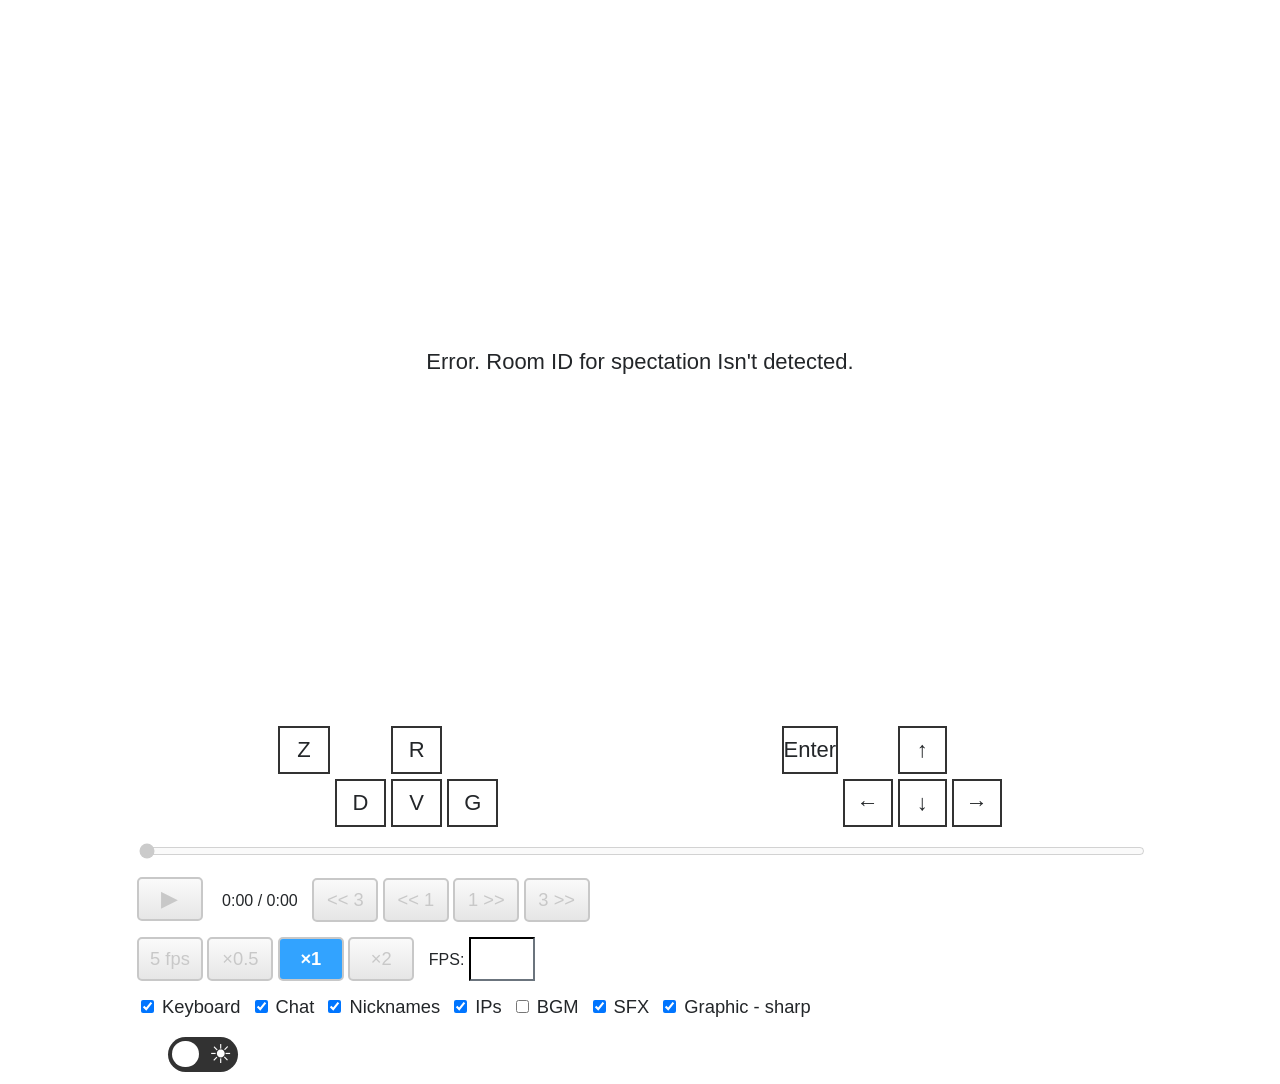
<file: en/spectator/index.html>
<!DOCTYPE html><html lang="en"><head><meta charset="utf-8"><meta name="viewport" content="width=device-width,initial-scale=1"><title>Pikachu Volleyball P2P Online Spectation Viewer</title><meta name="description" content="Pikachu Volleyball P2P Online Spectation Viewer"><meta name="author" content="Kyutae Lee"><link rel="icon" type="image/png" sizes="32x32" href="../../resources/assets/images/IDI_PIKAICON-0.png"><script defer="defer" src="../../runtime.1a3c387936a596b5bafa.js"></script><script defer="defer" src="../../244.9e395e8539fe98ed7b14.js"></script><script defer="defer" src="../../476.704b0c1b9e081611efc9.js"></script><script defer="defer" src="../../spectator.9031cdad8d205ba241ac.js"></script><script defer="defer" src="../../dark_color_scheme.86e03a713a5523a91fb5.js"></script><link href="../../415.0febadc113be74889ee5.css" rel="stylesheet"></head><body><div id="flex-container"><div id="game-canvas-container"><div id="player1-chat-box" class="chat-box pre-wrap"></div><div id="player2-chat-box" class="chat-box pre-wrap"></div><div class="nicknames-container"><div class="nickname-and-partial-ip left"><span id="player1-nickname" class="nickname"></span> <span id="player1-partial-ip" class="partial-ip"></span></div><div class="nickname-and-partial-ip right"><span id="player2-nickname" class="nickname"></span> <span id="player2-partial-ip" class="partial-ip"></span></div></div><div class="fade-in-box loading black hidden" id="loading-box"><div><p>Loading the game assets...</p><div id="progress-bar-border"><div id="progress-bar" style="width: 0%"></div></div></div></div><div class="fade-in-box" id="spectator-loading"><p>Connecting to spectator server...</p></div><div class="fade-in-box notice hidden" id="notice-end-of-spectation"><p>Replay is over.</p><div id="notice-end-of-spectation-button-box"><button type="button" id="notice-end-of-spectation-ok-btn" class="btn-in-box">Close</button></div></div><div class="fade-in-box notice hidden" id="notice-file-open-error"><p>The file can't be opened.<br>It is not a replay file, or it is damaged.</p><button type="button" id="notice-file-open-error-ok-btn" class="btn-in-box">OK</button></div></div><div id="keyboard-container" class="flex-for-keyboard"><div class="grid-for-keyboard"><div id="z-key" class="keyboard-key">Z</div><div id="r-key" class="keyboard-key">R</div><div id="d-key" class="keyboard-key">D</div><div id="v-key" class="keyboard-key">V</div><div id="g-key" class="keyboard-key">G</div></div><div class="grid-for-keyboard"><div id="enter-key" class="keyboard-key">Enter</div><div id="up-key" class="keyboard-key">&uarr;</div><div id="left-key" class="keyboard-key">&larr;</div><div id="down-key" class="keyboard-key">&darr;</div><div id="right-key" class="keyboard-key">&rarr;</div></div></div><div><input id="scrubber-range-input" class="disable-dbl-tap-zoom" type="range" min="0" max="100" value="0"></div><div><button type="button" id="play-pause-btn" class="btn-for-replay disable-dbl-tap-zoom">&#x25b6;&#xfe0e;</button> <span class="margin-left-right"><span id="time-current">0:00</span> / <span id="time-duration">0:00</span></span><div class="inline"><button type="button" id="seek-backward-3" class="btn-for-replay disable-dbl-tap-zoom">&lt;&lt; 3</button> <button type="button" id="seek-backward-1" class="btn-for-replay disable-dbl-tap-zoom">&lt;&lt; 1</button> <button type="button" id="seek-forward-1" class="btn-for-replay disable-dbl-tap-zoom">1 &gt;&gt;</button> <button type="button" id="seek-forward-3" class="btn-for-replay disable-dbl-tap-zoom">3 &gt;&gt;</button></div><div class="margin-top-little"><button type="button" id="speed-btn-5-fps" class="btn-for-replay disable-dbl-tap-zoom">5 fps</button> <button type="button" id="speed-btn-half-times" class="btn-for-replay disable-dbl-tap-zoom">&times;0.5</button> <button type="button" id="speed-btn-1-times" class="btn-for-replay disable-dbl-tap-zoom selected">&times;1</button> <button type="button" id="speed-btn-2-times" class="btn-for-replay disable-dbl-tap-zoom">&times;2</button> <label for="fps-input">FPS:</label> <input id="fps-input" type="number" inputmode="numeric" min="1" max="60"></div><div class="margin-top-little show-checkboxes-container"><label><input id="show-keyboard-checkbox" type="checkbox" checked="checked"> Keyboard</label> <label><input id="show-chat-checkbox" type="checkbox" checked="checked"> Chat</label> <label><input id="show-nicknames-checkbox" type="checkbox" checked="checked"> Nicknames</label> <label><input id="show-ip-addresses-checkbox" type="checkbox" checked="checked"> IPs</label> <label><input id="turn-on-bgm-checkbox" type="checkbox"> BGM</label> <label><input id="turn-on-sfx-checkbox" type="checkbox" checked="checked"> SFX</label> <label><input id="graphic-sharp-checkbox" type="checkbox" checked="checked"> Graphic - sharp</label></div><div class="margin-top-little"><div class="color-scheme-toggle-switch-container"><input type="checkbox" id="dark-color-scheme-checkbox-1" class="toggle-switch dark-color-scheme-checkbox"> <label for="dark-color-scheme-checkbox-1"></label></div></div></div><div id="play-mark" class="hidden">&#x25b6;&#xfe0e;</div><div id="pause-mark" class="hidden">&#x275a;&#x275a;</div></div></body></html>
</file>
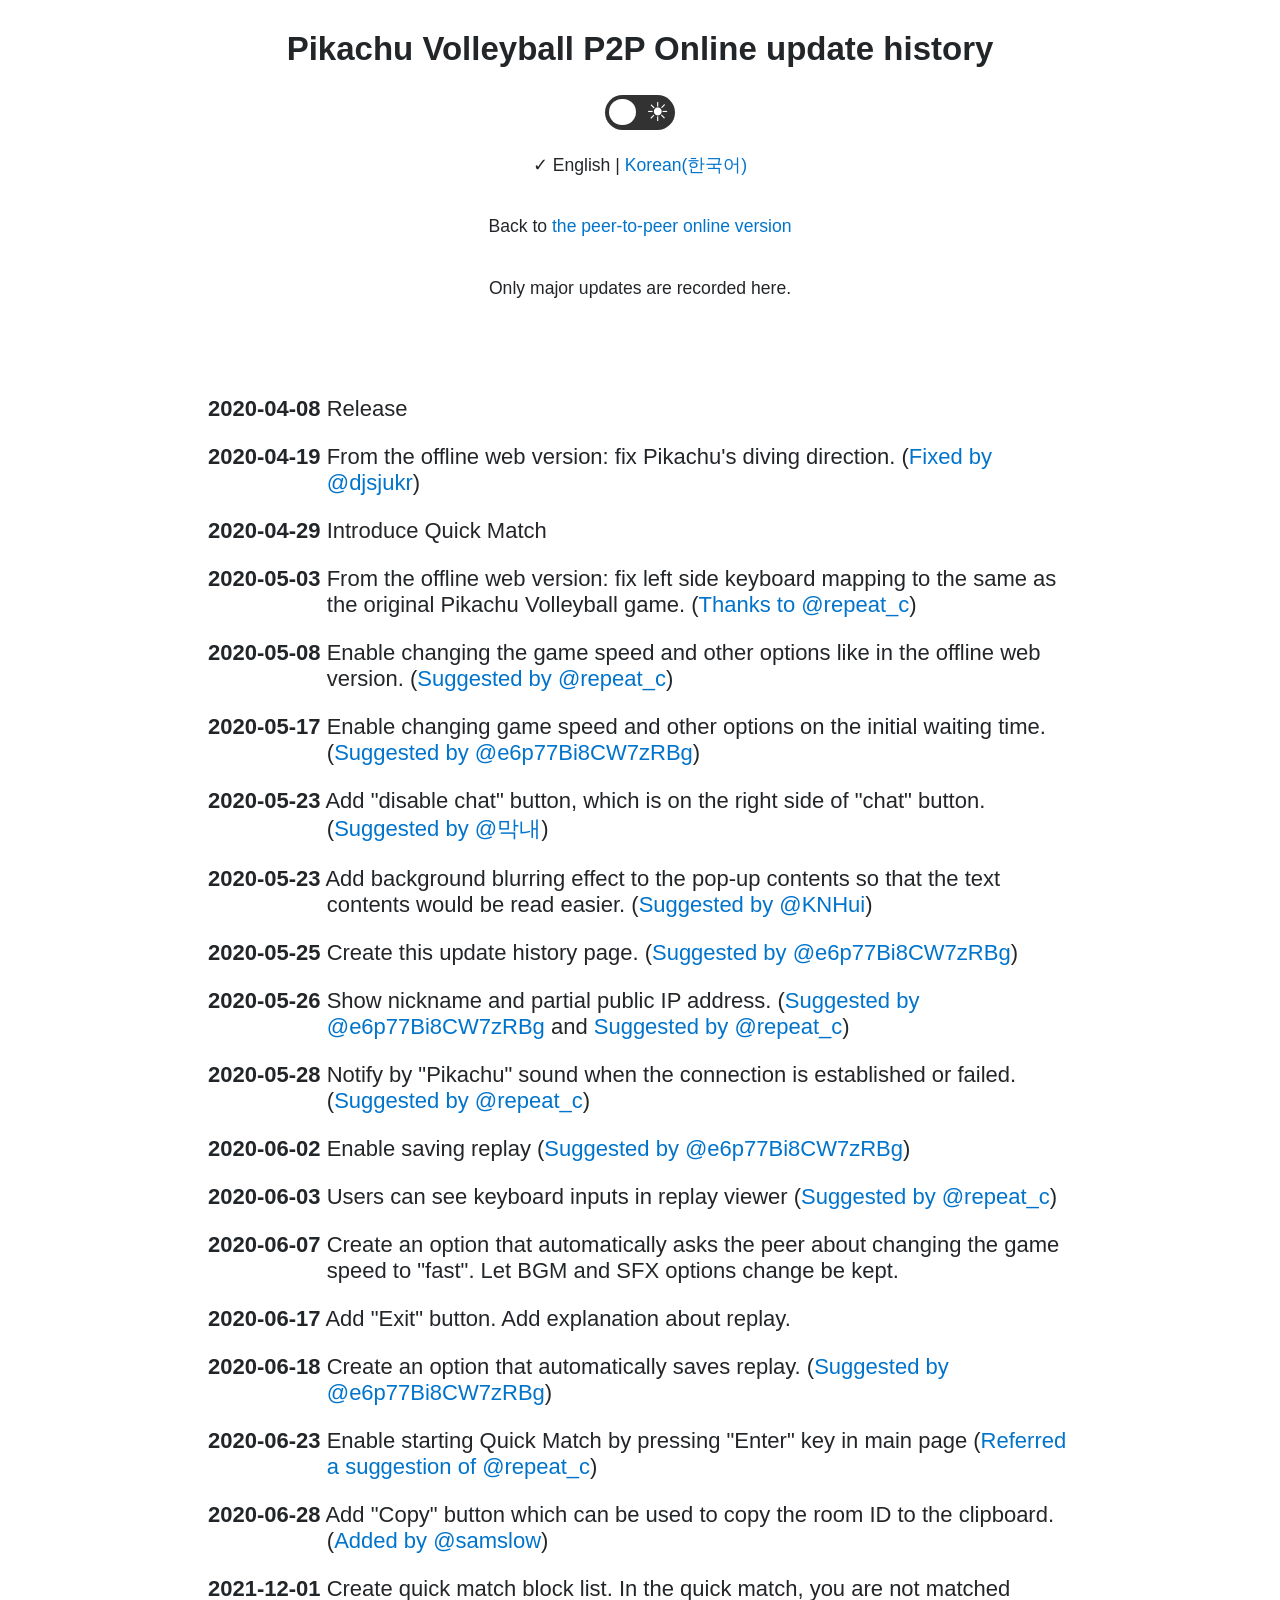
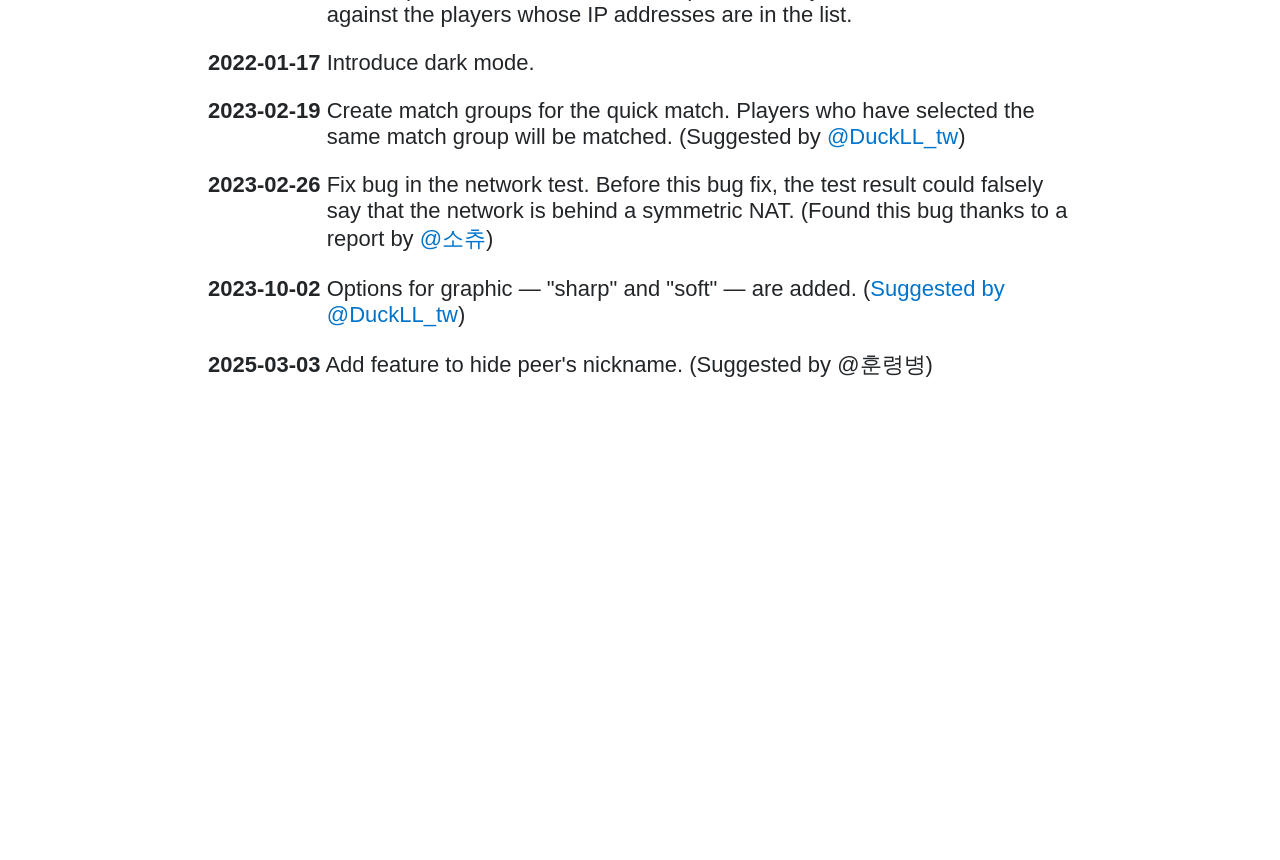
<file: en/update-history/index.html>
<!DOCTYPE html><html lang="en"><head><meta charset="utf-8"><meta name="viewport" content="width=device-width,initial-scale=1"><title>Pikachu Volleyball P2P Online update history</title><meta name="description" content="Update history for Pikachu Volleyball P2P Online"><meta name="author" content="Kyutae Lee"><link rel="icon" type="image/png" sizes="32x32" href="../../resources/assets/images/IDI_PIKAICON-0.png"><script defer="defer" src="../../runtime.1a3c387936a596b5bafa.js"></script><script defer="defer" src="../../main_update_history.ac4a37cbc03c8308cce6.js"></script><script defer="defer" src="../../dark_color_scheme.86e03a713a5523a91fb5.js"></script><link href="../../415.0febadc113be74889ee5.css" rel="stylesheet"></head><body><div id="update-history-container"><div id="about-box-head"><h1>Pikachu Volleyball <span class="no-wrap">P2P Online</span> <span class="no-wrap">update history</span></h1><div class="color-scheme-toggle-switch-container"><input type="checkbox" id="dark-color-scheme-checkbox-1" class="toggle-switch dark-color-scheme-checkbox"> <label for="dark-color-scheme-checkbox-1"></label></div><p class="languages">&check; English | <a href="../../ko/update-history/" target="_self">Korean(한국어)</a></p><p class="small">Back to <a href="../">the peer-to-peer online version</a></p><p class="small">Only major updates are recorded here.</p></div><div class="margin-top limit-width"><div class="indent-minus"><p><span class="bold">2020-04-08</span> Release</p><p><span class="bold">2020-04-19</span> From the offline web version: fix Pikachu's diving direction. (<a href="https://github.com/gorisanson/pikachu-volleyball/pull/1" target="_blank" rel="noopener">Fixed by <span class="no-wrap">@djsjukr</span></a>)</p><p><span class="bold">2020-04-29</span> Introduce Quick Match</p><p><span class="bold">2020-05-03</span> From the offline web version: fix left side keyboard mapping to the same as the original Pikachu Volleyball game. (<a href="https://github.com/gorisanson/pikachu-volleyball/issues/3" target="_blank" rel="noopener">Thanks to <span class="no-wrap">@repeat_c</span></a>)</p><p><span class="bold">2020-05-08</span> Enable changing the game speed and other options like in the offline web version. (<a href="https://github.com/gorisanson/pikachu-volleyball-p2p-online/issues/1" target="_blank" rel="noopener">Suggested by <span class="no-wrap">@repeat_c</span></a>)</p><p><span class="bold">2020-05-17</span> Enable changing game speed and other options on the initial waiting time. (<a href="https://github.com/gorisanson/pikachu-volleyball-p2p-online/issues/3" target="_blank" rel="noopener">Suggested by <span class="no-wrap">@e6p77Bi8CW7zRBg</span></a>)</p><p><span class="bold">2020-05-23</span> Add "disable chat" button, which is on the right side of "chat" button. (<a href="https://github.com/gorisanson/pikachu-volleyball-p2p-online/issues/6" target="_blank" rel="noopener">Suggested by <span class="no-wrap">@막내</span></a>)</p><p><span class="bold">2020-05-23</span> Add background blurring effect to the pop-up contents so that the text contents would be read easier. (<a href="https://github.com/gorisanson/pikachu-volleyball-p2p-online/issues/5" target="_blank" rel="noopener">Suggested by <span class="no-wrap">@KNHui</span></a>)</p><p><span class="bold">2020-05-25</span> Create this update history page. (<a href="https://github.com/gorisanson/pikachu-volleyball-p2p-online/issues/7" target="_blank" rel="noopener">Suggested by <span class="no-wrap">@e6p77Bi8CW7zRBg</span></a>)</p><p><span class="bold">2020-05-26</span> Show nickname and partial public IP address. (<a href="https://github.com/gorisanson/pikachu-volleyball-p2p-online/issues/2#issue-619489062" target="_blank" rel="noopener">Suggested by <span class="no-wrap">@e6p77Bi8CW7zRBg</span></a> and <a href="https://github.com/gorisanson/pikachu-volleyball-p2p-online/issues/2#issuecomment-633808281" target="_blank" rel="noopener">Suggested by <span class="no-wrap">@repeat_c</span></a>)</p><p><span class="bold">2020-05-28</span> Notify by "Pikachu" sound when the connection is established or failed. (<a href="https://github.com/gorisanson/pikachu-volleyball-p2p-online/issues/8" target="_blank" rel="noopener">Suggested by <span class="no-wrap">@repeat_c</span></a>)</p><p><span class="bold">2020-06-02</span> Enable saving replay (<a href="https://github.com/gorisanson/pikachu-volleyball-p2p-online/issues/4#issue-619622363" target="_blank" rel="noopener">Suggested by <span class="no-wrap">@e6p77Bi8CW7zRBg</span></a>)</p><p><span class="bold">2020-06-03</span> Users can see keyboard inputs in replay viewer (<a href="https://github.com/gorisanson/pikachu-volleyball-p2p-online/issues/4#issuecomment-633825079" target="_blank" rel="noopener">Suggested by <span class="no-wrap">@repeat_c</span></a>)</p><p><span class="bold">2020-06-07</span> Create an option that automatically asks the peer about changing the game speed to "fast". Let BGM and SFX options change be kept.</p><p><span class="bold">2020-06-17</span> Add "Exit" button. Add explanation about replay.</p><p><span class="bold">2020-06-18</span> Create an option that automatically saves replay. (<a href="https://github.com/gorisanson/pikachu-volleyball-p2p-online/issues/4#issuecomment-637475317" target="_blank" rel="noopener">Suggested by <span class="no-wrap">@e6p77Bi8CW7zRBg</span></a>)</p><p><span class="bold">2020-06-23</span> Enable starting Quick Match by pressing "Enter" key in main page (<a href="https://github.com/gorisanson/pikachu-volleyball-p2p-online/issues/12" target="_blank" rel="noopener">Referred a suggestion of <span class="no-wrap">@repeat_c</span></a>)</p><p><span class="bold">2020-06-28</span> Add "Copy" button which can be used to copy the room ID to the clipboard. (<a href="https://github.com/gorisanson/pikachu-volleyball-p2p-online/pull/17" target="_blank" rel="noopener">Added by <span class="no-wrap">@samslow</span></a>)</p><p><span class="bold">2021-12-01</span> Create quick match block list. In the quick match, you are not matched against the players whose IP addresses are in the list.</p><p><span class="bold">2022-01-17</span> Introduce dark mode.</p><p><span class="bold">2023-02-19</span> Create match groups for the quick match. Players who have selected the same match group will be matched. (Suggested by <a href="https://twitter.com/DuckLL_tw" target="_blank" rel="noopener"><span class="no-wrap">@DuckLL_tw</span></a>)</p><p><span class="bold">2023-02-26</span> Fix bug in the network test. Before this bug fix, the test result could falsely say that the network is behind a symmetric NAT. (Found this bug thanks to a report by <a href="https://youtu.be/mIiNORhrLec" target="_blank" rel="noopener"><span class="no-wrap">@소츄</span></a>)</p><p><span class="bold">2023-10-02</span> Options for graphic — "sharp" and "soft" — are added. (<a href="https://twitter.com/DuckLL_tw" target="_blank" rel="noopener">Suggested by <span class="no-wrap">@DuckLL_tw</span></a>)</p><p><span class="bold">2025-03-03</span> Add feature to hide peer's nickname. (Suggested by <span class="no-wrap">@훈령병</span>)</p></div></div></div><div id="container-for-margin"></div></body></html>
</file>
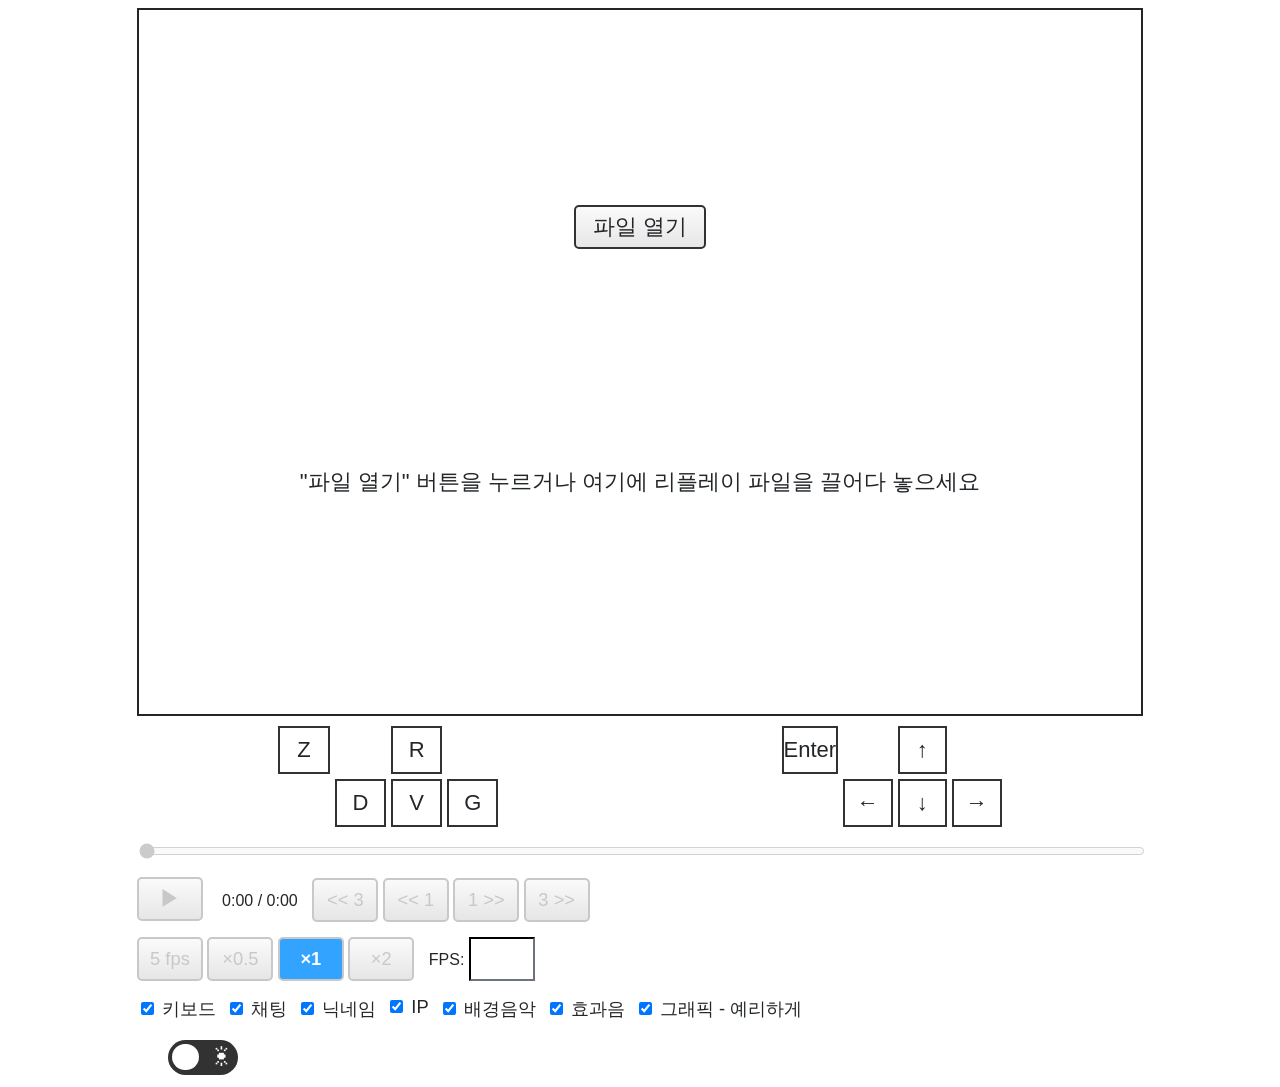
<file: ko/replay/index.html>
<!DOCTYPE html><html lang="ko"><head><meta charset="utf-8"><meta name="viewport" content="width=device-width,initial-scale=1"><title>피카츄 배구 P2P 온라인 리플레이 재생기</title><meta name="description" content="피카츄 배구 P2P 온라인 리플레이 재생기"><meta name="author" content="이규태"><link rel="icon" type="image/png" sizes="32x32" href="../../resources/assets/images/IDI_PIKAICON-0.png"><script defer="defer" src="../../runtime.1a3c387936a596b5bafa.js"></script><script defer="defer" src="../../ko.c88ad933754ea3dd3609.js"></script><script defer="defer" src="../../244.9e395e8539fe98ed7b14.js"></script><script defer="defer" src="../../476.704b0c1b9e081611efc9.js"></script><script defer="defer" src="../../main_replay.0a98e533d52ccc6b9709.js"></script><script defer="defer" src="../../dark_color_scheme.86e03a713a5523a91fb5.js"></script><link href="../../415.0febadc113be74889ee5.css" rel="stylesheet"></head><body><div id="flex-container"><div id="game-canvas-container"><div id="player1-chat-box" class="chat-box pre-wrap"></div><div id="player2-chat-box" class="chat-box pre-wrap"></div><div class="nicknames-container"><div class="nickname-and-partial-ip left"><span id="player1-nickname" class="nickname"></span> <span id="player1-partial-ip" class="partial-ip"></span></div><div class="nickname-and-partial-ip right"><span id="player2-nickname" class="nickname"></span> <span id="player2-partial-ip" class="partial-ip"></span></div></div><div class="fade-in-box loading black hidden" id="loading-box"><div><p>게임 스프라이트/사운드 로드 중...</p><div id="progress-bar-border"><div id="progress-bar" style="width: 0%"></div></div></div></div><div id="dropbox" class="fade-in-box"><label class="custom-file-upload">파일 열기 <input id="file-input" type="file"></label><p>"파일 열기" 버튼을 누르거나 여기에 리플레이 파일을 끌어다 놓으세요</p></div><div class="fade-in-box notice hidden" id="notice-end-of-replay"><p>리플레이가 끝났습니다.</p><button type="button" id="notice-end-of-replay-ok-btn" class="btn-in-box">알겠어요</button></div><div class="fade-in-box notice hidden" id="notice-file-open-error"><p>파일을 열 수 없습니다.<br>리플레이 파일이 아니거나, 손상된 리플레이 파일입니다.</p><button type="button" id="notice-file-open-error-ok-btn" class="btn-in-box">알겠어요</button></div></div><div id="keyboard-container" class="flex-for-keyboard"><div class="grid-for-keyboard"><div id="z-key" class="keyboard-key">Z</div><div id="r-key" class="keyboard-key">R</div><div id="d-key" class="keyboard-key">D</div><div id="v-key" class="keyboard-key">V</div><div id="g-key" class="keyboard-key">G</div></div><div class="grid-for-keyboard"><div id="enter-key" class="keyboard-key">Enter</div><div id="up-key" class="keyboard-key">&uarr;</div><div id="left-key" class="keyboard-key">&larr;</div><div id="down-key" class="keyboard-key">&darr;</div><div id="right-key" class="keyboard-key">&rarr;</div></div></div><div><input id="scrubber-range-input" class="disable-dbl-tap-zoom" type="range" min="0" max="100" value="0"></div><div><button type="button" id="play-pause-btn" class="btn-for-replay disable-dbl-tap-zoom">&#x25b6;&#xfe0e;</button> <span class="margin-left-right"><span id="time-current">0:00</span> / <span id="time-duration">0:00</span></span><div class="inline"><button type="button" id="seek-backward-3" class="btn-for-replay disable-dbl-tap-zoom">&lt;&lt; 3</button> <button type="button" id="seek-backward-1" class="btn-for-replay disable-dbl-tap-zoom">&lt;&lt; 1</button> <button type="button" id="seek-forward-1" class="btn-for-replay disable-dbl-tap-zoom">1 &gt;&gt;</button> <button type="button" id="seek-forward-3" class="btn-for-replay disable-dbl-tap-zoom">3 &gt;&gt;</button></div><div class="margin-top-little"><button type="button" id="speed-btn-5-fps" class="btn-for-replay disable-dbl-tap-zoom">5 fps</button> <button type="button" id="speed-btn-half-times" class="btn-for-replay disable-dbl-tap-zoom">&times;0.5</button> <button type="button" id="speed-btn-1-times" class="btn-for-replay disable-dbl-tap-zoom selected">&times;1</button> <button type="button" id="speed-btn-2-times" class="btn-for-replay disable-dbl-tap-zoom">&times;2</button> <label for="fps-input">FPS:</label> <input id="fps-input" type="number" inputmode="numeric" min="1" max="60"></div><div class="margin-top-little show-checkboxes-container"><label><input id="show-keyboard-checkbox" type="checkbox" checked="checked"> 키보드</label> <label><input id="show-chat-checkbox" type="checkbox" checked="checked"> 채팅</label> <label><input id="show-nicknames-checkbox" type="checkbox" checked="checked"> 닉네임</label> <label><input id="show-ip-addresses-checkbox" type="checkbox" checked="checked"> IP</label> <label><input id="turn-on-bgm-checkbox" type="checkbox" checked="checked"> 배경음악</label> <label><input id="turn-on-sfx-checkbox" type="checkbox" checked="checked"> 효과음</label> <label><input id="graphic-sharp-checkbox" type="checkbox" checked="checked"> 그래픽 - 예리하게</label></div><div class="margin-top-little"><div class="color-scheme-toggle-switch-container"><input type="checkbox" id="dark-color-scheme-checkbox-1" class="toggle-switch dark-color-scheme-checkbox"> <label for="dark-color-scheme-checkbox-1"></label></div></div></div><div id="play-mark" class="hidden">&#x25b6;&#xfe0e;</div><div id="pause-mark" class="hidden">&#x275a;&#x275a;</div></div></body></html>
</file>
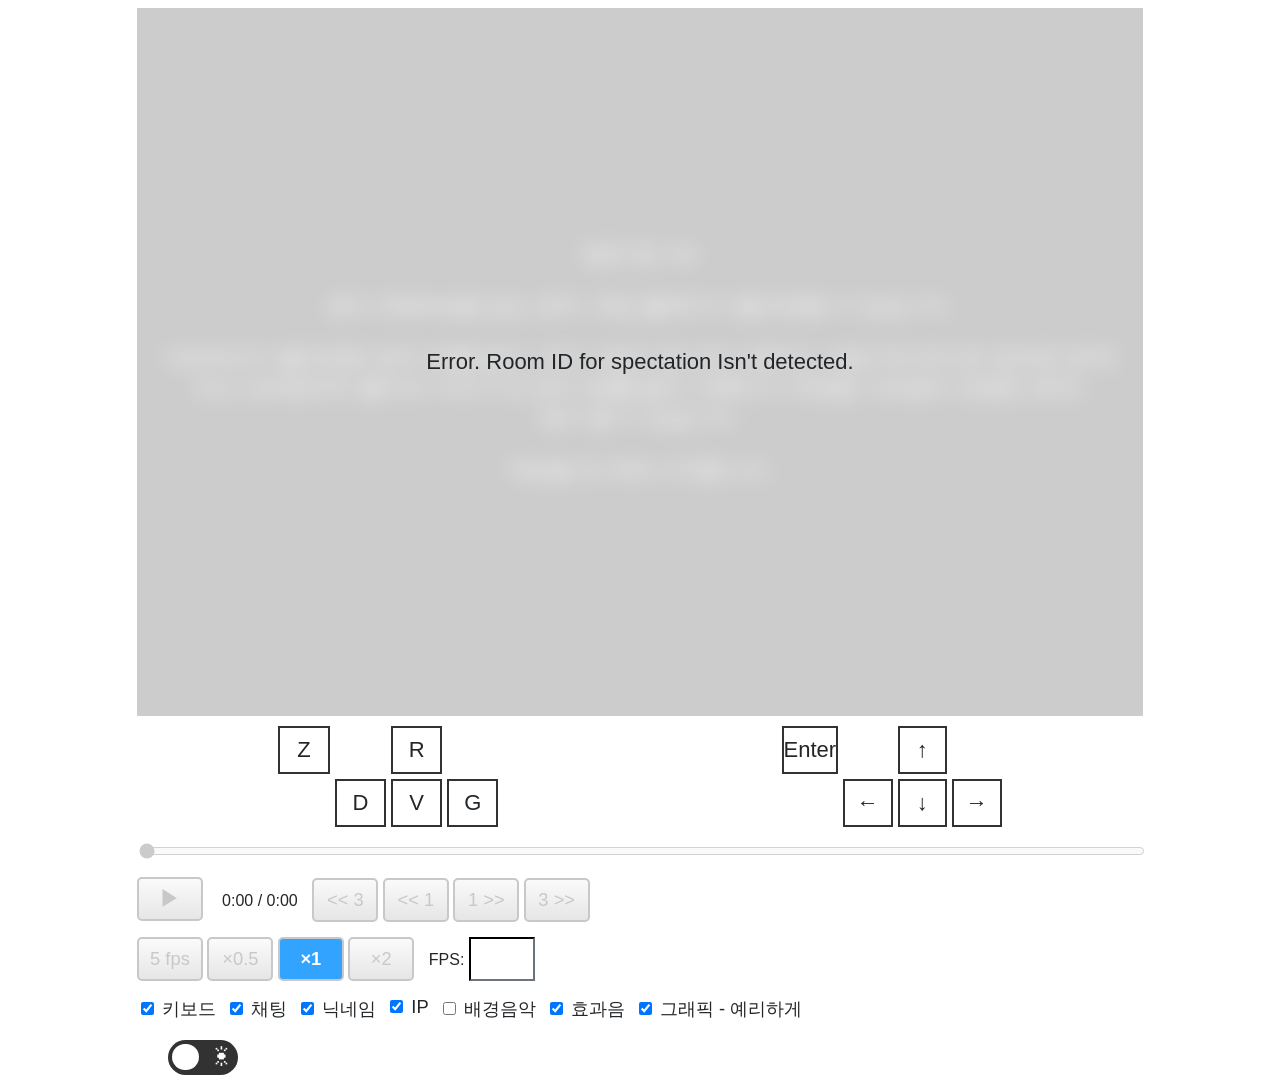
<file: ko/spectator/index.html>
<!DOCTYPE html><html lang="ko"><head><meta charset="utf-8"><meta name="viewport" content="width=device-width,initial-scale=1"><title>피카츄 배구 P2P 온라인 관전하기</title><meta name="description" content="피카츄 배구 P2P 온라인 관전하기"><meta name="author" content="이규태"><link rel="icon" type="image/png" sizes="32x32" href="../../resources/assets/images/IDI_PIKAICON-0.png"><script defer="defer" src="../../runtime.1a3c387936a596b5bafa.js"></script><script defer="defer" src="../../ko.c88ad933754ea3dd3609.js"></script><script defer="defer" src="../../244.9e395e8539fe98ed7b14.js"></script><script defer="defer" src="../../476.704b0c1b9e081611efc9.js"></script><script defer="defer" src="../../spectator.9031cdad8d205ba241ac.js"></script><script defer="defer" src="../../dark_color_scheme.86e03a713a5523a91fb5.js"></script><link href="../../415.0febadc113be74889ee5.css" rel="stylesheet"></head><body><div id="flex-container"><div id="game-canvas-container"><div id="player1-chat-box" class="chat-box pre-wrap"></div><div id="player2-chat-box" class="chat-box pre-wrap"></div><div class="nicknames-container"><div class="nickname-and-partial-ip left"><span id="player1-nickname" class="nickname"></span> <span id="player1-partial-ip" class="partial-ip"></span></div><div class="nickname-and-partial-ip right"><span id="player2-nickname" class="nickname"></span> <span id="player2-partial-ip" class="partial-ip"></span></div></div><div class="fade-in-box start black" id="start-box"><div><p>평균 핑: <span id="average-ping"></span> ms</p><p>핑이 100(ms)을 넘는 경우, 게임 플레이가 불안정할 수 있습니다.</p><p>네트워크가 불안정한 경우 (예를 들어, 여러 사람이 동시에 사용하는 공용 와이파이로 접속한 경우)<br>또는 상대방과의 물리적 거리가 먼 경우 (예를 들어, 대륙이나 대양을 가로질러 연결된 경우),<br>핑이 클 수 있습니다.</p><p>게임을 <span id="starts-in"></span>초 뒤에 시작합니다.</p></div></div><div class="fade-in-box loading black hidden" id="loading-box"><div><p>게임 스프라이트/사운드 로드 중...</p><div id="progress-bar-border"><div id="progress-bar" style="width: 0%"></div></div></div></div><div class="fade-in-box" id="spectator-loading"><p>관전 서버에 연결 중...</p></div><div class="fade-in-box notice hidden" id="notice-end-of-spectation"><p>경기가 끝났습니다.</p><div id="notice-end-of-spectation-button-box"><button type="button" id="notice-end-of-spectation-ok-btn" class="btn-in-box">메인 화면으로</button></div></div><div class="fade-in-box notice hidden" id="notice-file-open-error"><p>파일을 열 수 없습니다.<br>리플레이 파일이 아니거나, 손상된 리플레이 파일입니다.</p><button type="button" id="notice-file-open-error-ok-btn" class="btn-in-box">알겠어요</button></div></div><div id="keyboard-container" class="flex-for-keyboard"><div class="grid-for-keyboard"><div id="z-key" class="keyboard-key">Z</div><div id="r-key" class="keyboard-key">R</div><div id="d-key" class="keyboard-key">D</div><div id="v-key" class="keyboard-key">V</div><div id="g-key" class="keyboard-key">G</div></div><div class="grid-for-keyboard"><div id="enter-key" class="keyboard-key">Enter</div><div id="up-key" class="keyboard-key">&uarr;</div><div id="left-key" class="keyboard-key">&larr;</div><div id="down-key" class="keyboard-key">&darr;</div><div id="right-key" class="keyboard-key">&rarr;</div></div></div><div><input id="scrubber-range-input" class="disable-dbl-tap-zoom" type="range" min="0" max="100" value="0"></div><div><button type="button" id="play-pause-btn" class="btn-for-replay disable-dbl-tap-zoom">&#x25b6;&#xfe0e;</button> <span class="margin-left-right"><span id="time-current">0:00</span> / <span id="time-duration">0:00</span></span><div class="inline"><button type="button" id="seek-backward-3" class="btn-for-replay disable-dbl-tap-zoom">&lt;&lt; 3</button> <button type="button" id="seek-backward-1" class="btn-for-replay disable-dbl-tap-zoom">&lt;&lt; 1</button> <button type="button" id="seek-forward-1" class="btn-for-replay disable-dbl-tap-zoom">1 &gt;&gt;</button> <button type="button" id="seek-forward-3" class="btn-for-replay disable-dbl-tap-zoom">3 &gt;&gt;</button></div><div class="margin-top-little"><button type="button" id="speed-btn-5-fps" class="btn-for-replay disable-dbl-tap-zoom">5 fps</button> <button type="button" id="speed-btn-half-times" class="btn-for-replay disable-dbl-tap-zoom">&times;0.5</button> <button type="button" id="speed-btn-1-times" class="btn-for-replay disable-dbl-tap-zoom selected">&times;1</button> <button type="button" id="speed-btn-2-times" class="btn-for-replay disable-dbl-tap-zoom">&times;2</button> <label for="fps-input">FPS:</label> <input id="fps-input" type="number" inputmode="numeric" min="1" max="60"></div><div class="margin-top-little show-checkboxes-container"><label><input id="show-keyboard-checkbox" type="checkbox" checked="checked"> 키보드</label> <label><input id="show-chat-checkbox" type="checkbox" checked="checked"> 채팅</label> <label><input id="show-nicknames-checkbox" type="checkbox" checked="checked"> 닉네임</label> <label><input id="show-ip-addresses-checkbox" type="checkbox" checked="checked"> IP</label> <label><input id="turn-on-bgm-checkbox" type="checkbox"> 배경음악</label> <label><input id="turn-on-sfx-checkbox" type="checkbox" checked="checked"> 효과음</label> <label><input id="graphic-sharp-checkbox" type="checkbox" checked="checked"> 그래픽 - 예리하게</label></div><div class="margin-top-little"><div class="color-scheme-toggle-switch-container"><input type="checkbox" id="dark-color-scheme-checkbox-1" class="toggle-switch dark-color-scheme-checkbox"> <label for="dark-color-scheme-checkbox-1"></label></div></div></div><div id="play-mark" class="hidden">&#x25b6;&#xfe0e;</div><div id="pause-mark" class="hidden">&#x275a;&#x275a;</div></div></body></html>
</file>
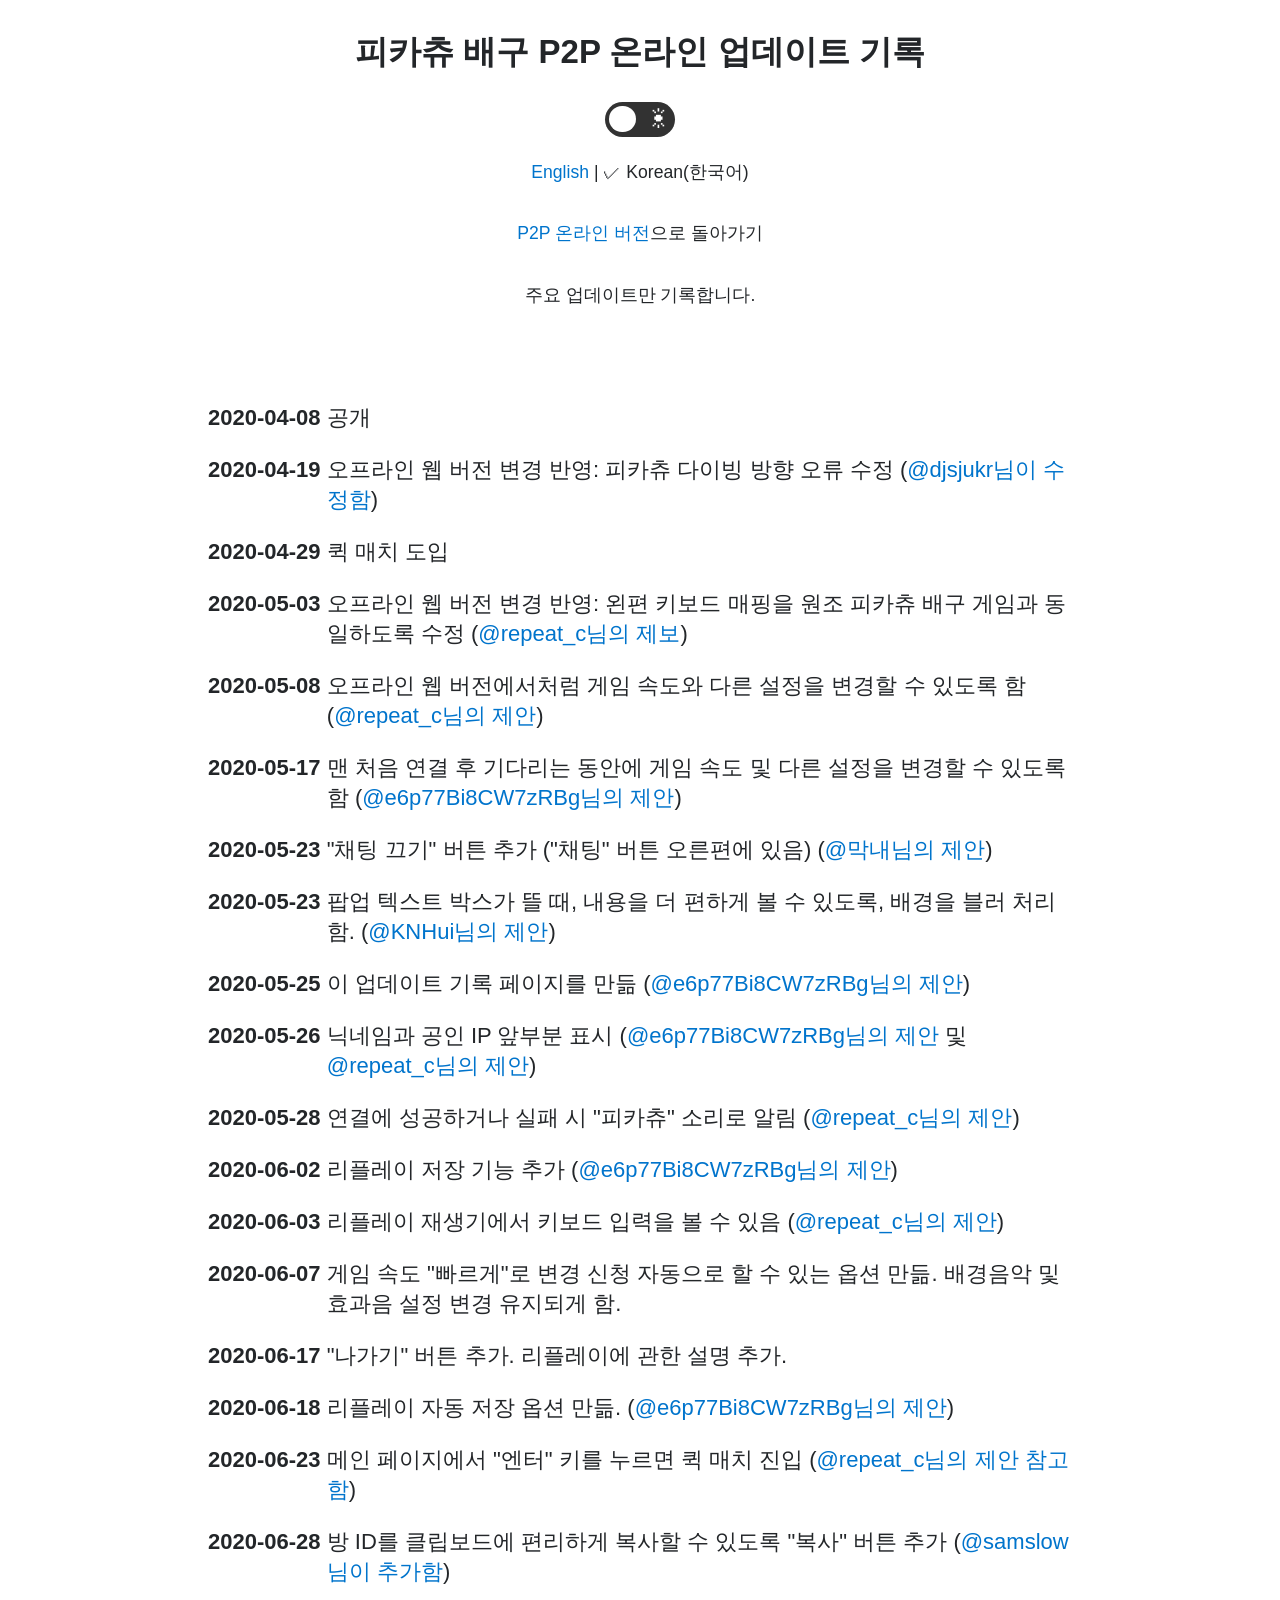
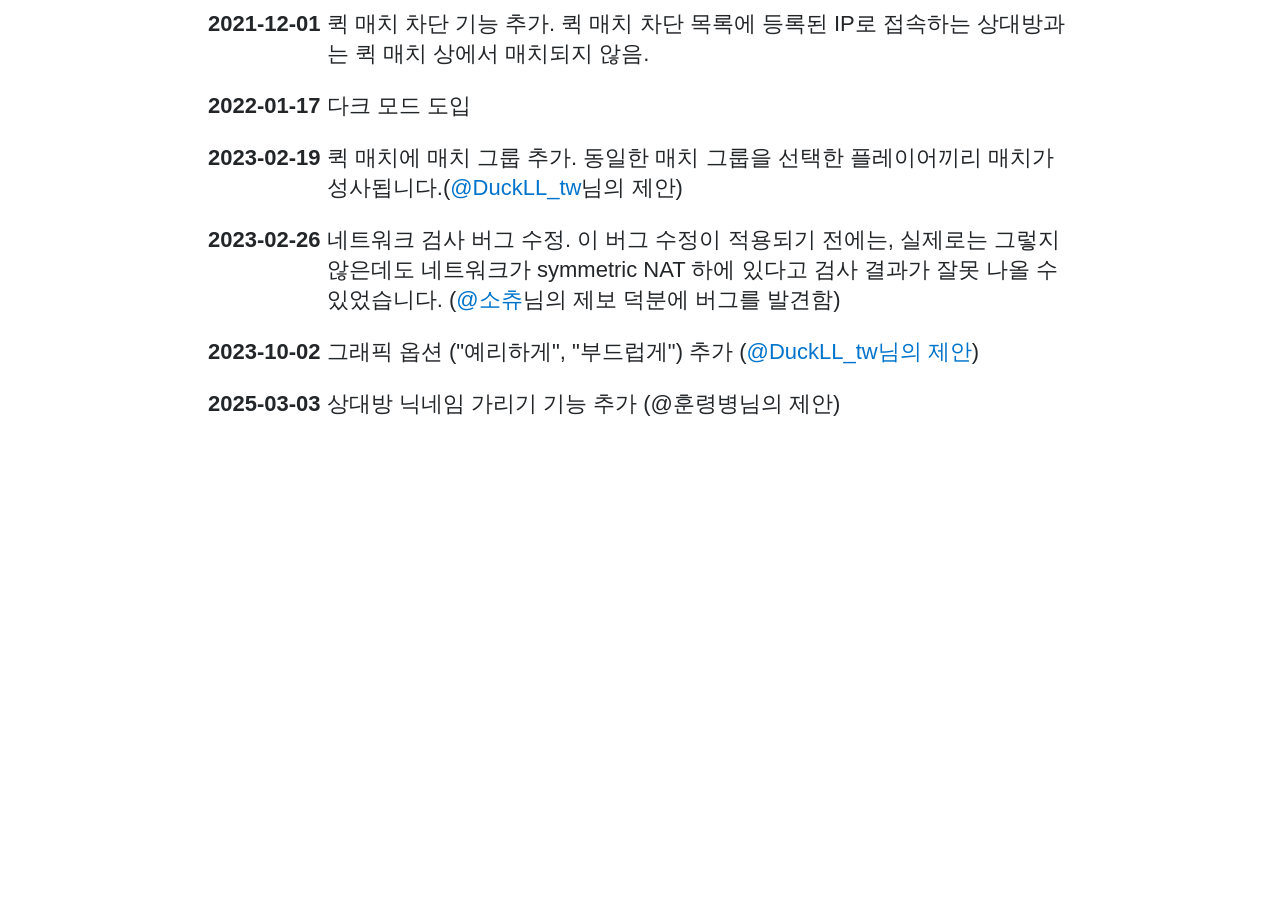
<file: ko/update-history/index.html>
<!DOCTYPE html><html lang="ko"><head><meta charset="utf-8"><meta name="viewport" content="width=device-width,initial-scale=1"><title>피카츄 배구 P2P 온라인 업데이트 기록</title><meta name="description" content="피카츄 배구 P2P 온라인의 업데이트 기록"><meta name="author" content="이규태"><link rel="icon" type="image/png" sizes="32x32" href="../../resources/assets/images/IDI_PIKAICON-0.png"><script defer="defer" src="../../runtime.1a3c387936a596b5bafa.js"></script><script defer="defer" src="../../main_update_history.ac4a37cbc03c8308cce6.js"></script><script defer="defer" src="../../dark_color_scheme.86e03a713a5523a91fb5.js"></script><link href="../../415.0febadc113be74889ee5.css" rel="stylesheet"></head><body><div id="update-history-container"><div id="about-box-head"><h1>피카츄 배구 <span class="no-wrap">P2P 온라인</span> <span class="no-wrap">업데이트 기록</span></h1><div class="color-scheme-toggle-switch-container"><input type="checkbox" id="dark-color-scheme-checkbox-1" class="toggle-switch dark-color-scheme-checkbox"> <label for="dark-color-scheme-checkbox-1"></label></div><p class="languages"><a href="../../en/update-history/" target="_self">English</a> | &check; Korean(한국어)</p><p class="small"><a href="../">P2P 온라인 버전</a>으로 돌아가기</p><p class="small">주요 업데이트만 기록합니다.</p></div><div class="margin-top limit-width"><div class="indent-minus"><p><span class="bold">2020-04-08</span> 공개</p><p><span class="bold">2020-04-19</span> 오프라인 웹 버전 변경 반영: 피카츄 다이빙 방향 오류 수정 (<a href="https://github.com/gorisanson/pikachu-volleyball/pull/1" target="_blank" rel="noopener"><span class="no-wrap">@djsjukr</span>님이 수정함</a>)</p><p><span class="bold">2020-04-29</span> 퀵 매치 도입</p><p><span class="bold">2020-05-03</span> 오프라인 웹 버전 변경 반영: 왼편 키보드 매핑을 원조 피카츄 배구 게임과 동일하도록 수정 (<a href="https://github.com/gorisanson/pikachu-volleyball/issues/3" target="_blank" rel="noopener"><span class="no-wrap">@repeat_c</span>님의 제보</a>)</p><p><span class="bold">2020-05-08</span> 오프라인 웹 버전에서처럼 게임 속도와 다른 설정을 변경할 수 있도록 함 (<a href="https://github.com/gorisanson/pikachu-volleyball-p2p-online/issues/1" target="_blank" rel="noopener"><span class="no-wrap">@repeat_c</span>님의 제안</a>)</p><p><span class="bold">2020-05-17</span> 맨 처음 연결 후 기다리는 동안에 게임 속도 및 다른 설정을 변경할 수 있도록 함 (<a href="https://github.com/gorisanson/pikachu-volleyball-p2p-online/issues/3" target="_blank" rel="noopener"><span class="no-wrap">@e6p77Bi8CW7zRBg</span>님의 제안</a>)</p><p><span class="bold">2020-05-23</span> "채팅 끄기" 버튼 추가 ("채팅" 버튼 오른편에 있음) (<a href="https://github.com/gorisanson/pikachu-volleyball-p2p-online/issues/6" target="_blank" rel="noopener"><span class="no-wrap">@막내</span>님의 제안</a>)</p><p><span class="bold">2020-05-23</span> 팝업 텍스트 박스가 뜰 때, 내용을 더 편하게 볼 수 있도록, 배경을 블러 처리함. (<a href="https://github.com/gorisanson/pikachu-volleyball-p2p-online/issues/5" target="_blank" rel="noopener"><span class="no-wrap">@KNHui</span>님의 제안</a>)</p><p><span class="bold">2020-05-25</span> 이 업데이트 기록 페이지를 만듦 (<a href="https://github.com/gorisanson/pikachu-volleyball-p2p-online/issues/7" target="_blank" rel="noopener"><span class="no-wrap">@e6p77Bi8CW7zRBg</span>님의 제안</a>)</p><p><span class="bold">2020-05-26</span> 닉네임과 공인 IP 앞부분 표시 (<a href="https://github.com/gorisanson/pikachu-volleyball-p2p-online/issues/2#issue-619489062" target="_blank" rel="noopener"><span class="no-wrap">@e6p77Bi8CW7zRBg</span>님의 제안</a> 및 <a href="https://github.com/gorisanson/pikachu-volleyball-p2p-online/issues/2#issuecomment-633808281" target="_blank" rel="noopener"><span class="no-wrap">@repeat_c</span>님의 제안</a>)</p><p><span class="bold">2020-05-28</span> 연결에 성공하거나 실패 시 "피카츄" 소리로 알림 (<a href="https://github.com/gorisanson/pikachu-volleyball-p2p-online/issues/8" target="_blank" rel="noopener"><span class="no-wrap">@repeat_c</span>님의 제안</a>)</p><p><span class="bold">2020-06-02</span> 리플레이 저장 기능 추가 (<a href="https://github.com/gorisanson/pikachu-volleyball-p2p-online/issues/4#issue-619622363" target="_blank" rel="noopener"><span class="no-wrap">@e6p77Bi8CW7zRBg</span>님의 제안</a>)</p><p><span class="bold">2020-06-03</span> 리플레이 재생기에서 키보드 입력을 볼 수 있음 (<a href="https://github.com/gorisanson/pikachu-volleyball-p2p-online/issues/4#issuecomment-633825079" target="_blank" rel="noopener"><span class="no-wrap">@repeat_c</span>님의 제안</a>)</p><p><span class="bold">2020-06-07</span> 게임 속도 "빠르게"로 변경 신청 자동으로 할 수 있는 옵션 만듦. 배경음악 및 효과음 설정 변경 유지되게 함.</p><p><span class="bold">2020-06-17</span> "나가기" 버튼 추가. 리플레이에 관한 설명 추가.</p><p><span class="bold">2020-06-18</span> 리플레이 자동 저장 옵션 만듦. (<a href="https://github.com/gorisanson/pikachu-volleyball-p2p-online/issues/4#issuecomment-637475317" target="_blank" rel="noopener"><span class="no-wrap">@e6p77Bi8CW7zRBg</span>님의 제안</a>)</p><p><span class="bold">2020-06-23</span> 메인 페이지에서 "엔터" 키를 누르면 퀵 매치 진입 (<a href="https://github.com/gorisanson/pikachu-volleyball-p2p-online/issues/12" target="_blank" rel="noopener"><span class="no-wrap">@repeat_c</span>님의 제안 참고함</a>)</p><p><span class="bold">2020-06-28</span> 방 ID를 클립보드에 편리하게 복사할 수 있도록 "복사" 버튼 추가 (<a href="https://github.com/gorisanson/pikachu-volleyball-p2p-online/pull/17" target="_blank" rel="noopener"><span class="no-wrap">@samslow</span>님이 추가함</a>)</p><p><span class="bold">2021-12-01</span> 퀵 매치 차단 기능 추가. 퀵 매치 차단 목록에 등록된 IP로 접속하는 상대방과는 퀵 매치 상에서 매치되지 않음.</p><p><span class="bold">2022-01-17</span> 다크 모드 도입</p><p><span class="bold">2023-02-19</span> 퀵 매치에 매치 그룹 추가. 동일한 매치 그룹을 선택한 플레이어끼리 매치가 성사됩니다.(<a href="https://twitter.com/DuckLL_tw" target="_blank" rel="noopener"><span class="no-wrap">@DuckLL_tw</span></a>님의 제안)</p><p><span class="bold">2023-02-26</span> 네트워크 검사 버그 수정. 이 버그 수정이 적용되기 전에는, 실제로는 그렇지 않은데도 네트워크가 symmetric NAT 하에 있다고 검사 결과가 잘못 나올 수 있었습니다. (<a href="https://youtu.be/mIiNORhrLec" target="_blank" rel="noopener"><span class="no-wrap">@소츄</span></a>님의 제보 덕분에 버그를 발견함)</p><p><span class="bold">2023-10-02</span> 그래픽 옵션 ("예리하게", "부드럽게") 추가 (<a href="https://twitter.com/DuckLL_tw" target="_blank" rel="noopener"><span class="no-wrap">@DuckLL_tw</span>님의 제안</a>)</p><p><span class="bold">2025-03-03</span> 상대방 닉네임 가리기 기능 추가 (<span class="no-wrap">@훈령병</span>님의 제안)</p></div></div></div><div id="container-for-margin"></div></body></html>
</file>
<file: 415.0febadc113be74889ee5.css>
:root {
  /* Pikachu Volleyball's original width: 432px, original height: 304px */
  --aspect-ratio: calc(432 / 304);
  --inverse-aspect-ratio: calc(304 / 432);
  --canvas-width: 92vmin;
  --canvas-height: calc(92vmin * var(--inverse-aspect-ratio));
  --font-size: 18px;
  --btn-width: min(
    calc(5 * var(--font-size)),
    calc((var(--canvas-width) - 30px) / 4)
  );
  --btn-height: calc(2 * var(--font-size));
  --color-black: #232629;
}
:root {
  --background-color: #ffffff;
  --background-color-with-alpha: rgba(255, 255, 255, 0.8);
  --color: #232629;
  --link-color: #0074cc;
  --link-hover-color: #0a95ff;
  --btn-color: #ffffff;
  --btn-background-color: rgba(50, 50, 50, 1);
  --btn-background-color-2: rgb(210, 210, 210);
  --btn-background-image: linear-gradient(
    rgb(250, 250, 250),
    rgb(230, 230, 230)
  );
  --btn-border-color: rgb(50, 50, 50);
  --btn-in-dropdown-background-color: rgba(100, 100, 100, 0.9);
  --btn-in-dropdown-hover-background-color: rgba(50, 50, 50, 0.9);
  --button-disabled-color: rgb(200, 200, 200);
  --button-disabled-background-color: #cccccc;
  --update-fade-in-box-background-color: rgba(226, 230, 36, 0.85);
  --amount-to-invert-image: 0;
}
@media (prefers-color-scheme: dark) {
  :root {
    --background-color: #202124;
    --background-color-with-alpha: rgba(32, 33, 36, 0.9);
    --color: #bdc1c6;
    --link-color: #33a7ff;
    --link-hover-color: #3dc8ff;
    --btn-color: #151515;
    --btn-background-color: rgba(232, 232, 232, 1);
    --btn-background-color-2: rgb(100, 100, 100);
    --btn-background-image: linear-gradient(rgb(60, 60, 60), rgb(40, 40, 40));
    --btn-border-color: rgb(230, 230, 230);
    --btn-in-dropdown-background-color: rgba(200, 200, 200, 0.8);
    --btn-in-dropdown-hover-background-color: rgba(232, 232, 232, 0.8);
    --button-disabled-color: rgb(120, 120, 120);
    --button-disabled-background-color: #666666;
    --update-fade-in-box-background-color: rgba(195, 197, 48, 0.85);
    --amount-to-invert-image: 0.95;
  }
}
/* Copy of the variables in :root above */
:root[data-color-scheme='light'] {
  --background-color: #ffffff;
  --background-color-with-alpha: rgba(255, 255, 255, 0.8);
  --color: #232629;
  --link-color: #0074cc;
  --link-hover-color: #0a95ff;
  --btn-color: #ffffff;
  --btn-background-color: rgba(50, 50, 50, 1);
  --btn-background-color-2: rgb(210, 210, 210);
  --btn-background-image: linear-gradient(
    rgb(250, 250, 250),
    rgb(230, 230, 230)
  );
  --btn-border-color: rgb(50, 50, 50);
  --btn-in-dropdown-background-color: rgba(100, 100, 100, 0.9);
  --btn-in-dropdown-hover-background-color: rgba(50, 50, 50, 0.9);
  --button-disabled-color: rgb(200, 200, 200);
  --button-disabled-background-color: #cccccc;
  --update-fade-in-box-background-color: rgba(226, 230, 36, 0.85);
  --amount-to-invert-image: 0;
}
/* Copy of the variables in @media (prefers-color-scheme: dark) :root above */
:root[data-color-scheme='dark'] {
  --background-color: #202124;
  --background-color-with-alpha: rgba(32, 33, 36, 0.9);
  --color: #bdc1c6;
  --link-color: #33a7ff;
  --link-hover-color: #3dc8ff;
  --btn-color: #151515;
  --btn-background-color: rgba(232, 232, 232, 1);
  --btn-background-color-2: rgb(100, 100, 100);
  --btn-background-image: linear-gradient(rgb(60, 60, 60), rgb(40, 40, 40));
  --btn-border-color: rgb(230, 230, 230);
  --btn-in-dropdown-background-color: rgba(200, 200, 200, 0.8);
  --btn-in-dropdown-hover-background-color: rgba(232, 232, 232, 0.8);
  --button-disabled-color: rgb(120, 120, 120);
  --button-disabled-background-color: #666666;
  --update-fade-in-box-background-color: rgba(195, 197, 48, 0.85);
  --amount-to-invert-image: 0.95;
}
/* size of iPad screen is 768px x 1024px in portrait mode */
@media only screen and (min-width: 768px) and (min-height: 768px) {
  :root {
    --font-size: 22px;
    --btn-width: min(
      calc(6 * var(--font-size)),
      calc((var(--canvas-width) - 30px) / 4)
    );
  }
}
@media only screen and (min-aspect-ratio: 432/304) {
  :root {
    --canvas-height: calc(92vh - 2.5 * var(--btn-height) - 10px);
    --canvas-width: calc(var(--canvas-height) * var(--aspect-ratio));
  }
}
@media only screen and (max-aspect-ratio: 432/304) {
  :root {
    --canvas-width: 92vw;
    --canvas-height: calc(var(--canvas-width) * var(--inverse-aspect-ratio));
  }
}
html {
  box-sizing: border-box;
}
*,
*:before,
*:after {
  box-sizing: inherit;
}
* {
  font-family: Arial, Helvetica, sans-serif;
}
body {
  background-color: var(--background-color);
  color: var(--color);
  margin: 0;
}
a,
a:link,
a:visited {
  color: var(--link-color);
  text-decoration: none;
}
a:hover {
  color: var(--link-hover-color);
}
a:active {
  color: var(--link-hover-color);
}
#flex-container,
#before-connection,
#update-history-container {
  position: relative;
  display: flex;
  flex-direction: column;
  flex-wrap: nowrap;
  justify-content: center;
  align-items: stretch;
  width: var(--canvas-width);
  min-height: 100vh;
  margin-left: auto;
  margin-right: auto;
  padding-top: 8px;
  padding-bottom: 8px;
}
#before-connection,
#update-history-container {
  justify-content: center;
  align-items: stretch;
  height: auto;
  font-size: var(--font-size);
  padding-left: var(--font-size);
  padding-right: var(--font-size);
  overflow: visible;
  text-align: left;
}
#about-box-head {
  display: flex;
  flex-wrap: wrap;
  flex-direction: column;
  align-items: center;
  justify-content: space-evenly;
  width: 100%;
  font-size: var(--font-size);
  text-align: center;
  visibility: visible;
  overflow: visible;
}
#flex-container.hidden,
#before-connection.hidden {
  display: none;
}
#game-canvas-container {
  margin-left: auto;
  margin-right: auto;
}
#game-canvas-container,
canvas {
  position: relative;
  display: block;
  width: var(--canvas-width);
  height: var(--canvas-height);
  image-rendering: pixelated;
}
canvas.graphic-soft {
  image-rendering: auto;
}
#nicknames-container {
  position: absolute;
}
#player1-chat-box {
  right: 70%;
}
#player2-chat-box {
  left: 70%;
}
.chat-box {
  z-index: 20;
  position: absolute;
  top: 50%;
  color: white;
  background-color: transparent;
  padding: 10px;
  border-radius: 10px;
  font-size: calc(1.5 * var(--font-size));
  visibility: hidden;
  opacity: 0;
  animation-name: fade-inout;
  animation-duration: 5s;
}
.chat-box.in-speech-bubble {
  color: var(--color-black);
  background-color: rgba(255, 255, 255, 0.95);
}
@keyframes fade-inout {
  0% {
    visibility: visible;
    opacity: 0;
  }
  25% {
    opacity: 1;
  }
  75% {
    opacity: 1;
  }
  100% {
    visibility: hidden;
    opacity: 0;
  }
}
#chat-input-here {
  position: relative;
  display: block;
  height: var(--btn-height);
  margin-left: auto;
  margin-right: auto;
  width: var(--canvas-width);
}
#chat-input-and-send-btn-container,
#chat-open-btn-and-chat-disabling-btn-container,
#room-id-with-join-btn,
#create-btn-with-created-room-id {
  display: grid;
  width: 100%;
  height: 100%;
  z-index: 1;
  grid-template-columns: auto var(--btn-width);
  align-items: center;
}
#chat-open-btn-and-chat-disabling-btn-container {
  grid-template-columns: auto calc(var(--btn-width) / 2) calc(
      var(--btn-width) / 2
    );
}
#create-btn-with-created-room-id {
  grid-template-columns: var(--btn-width) auto var(--btn-width);
}
.nickname-input-container,
#room-id-with-join-btn {
  margin-top: calc(var(--btn-height) / 2);
}
#checkbox-container,
#chat-open-btn,
#chat-input,
#chat-disabling-btn,
#nickname-hide-btn,
#send-btn {
  width: 100%;
  height: 100%;
}
#chat-input {
  grid-column-start: 1;
}
#chat-disabling-btn,
#nickname-hide-btn,
#send-btn {
  grid-column-start: 2;
  border-radius: 0;
  border-width: 1px;
}
#nickname-hide-btn {
  grid-column-start: 3;
}
#chat-open-btn {
  text-align: center;
  border-radius: 0;
  border-width: 1px;
}
#chat-input-and-send-btn-container,
#chat-open-btn-and-chat-disabling-btn-container {
  position: absolute;
  display: grid;
}
#menu-bar.hidden,
#chat-input-and-send-btn-container.hidden,
#chat-open-btn-and-chat-disabling-btn-container.hidden {
  display: none;
}
#chat-input-here,
#chat-input-and-send-btn-container,
#chat-open-btn-and-chat-disabling-btn-container {
  width: var(--canvas-width);
}
#network-test-btn,
#create-btn,
#exit-room-btn,
#join-room-id-input,
#nickname-input,
#join-btn {
  width: 100%;
  height: var(--btn-height);
}
#copy-btn {
  width: calc(var(--btn-width) / 1.5);
  height: var(--btn-height);
  background-image: none;
  background-color: var(--background-color);
  color: var(--color);
  margin-left: 20px;
  margin-right: 10px;
}
#join-room-id-input,
#create-btn {
  grid-column-start: 1;
}
#network-test-btn,
#create-btn,
#exit-room-btn,
#join-btn,
#send-btn,
#chat-open-btn,
#copy-btn {
  font-size: calc(0.8 * var(--font-size));
}
#chat-disabling-btn,
#nickname-hide-btn {
  font-size: calc(0.6 * var(--font-size));
  word-break: keep-all;
}
#created-room-id-container,
#join-room-id-input,
#nickname-input,
#chat-input {
  font-size: var(--font-size);
}
#join-btn,
#created-room-id-container {
  grid-column-start: 2;
}
#created-room-id-container {
  display: flex;
  align-items: center;
}
#quick-match-log-container {
  width: 100%;
  font-size: var(--font-size);
}
div.log {
  width: 100%;
  font-size: var(--font-size);
}
#container-for-margin {
  min-height: 50vh;
  width: 100%;
}
p.languages,
p.small,
p.offline-version,
p.original-by,
p.reverse-engineered-by,
p.source-code-on,
p.release-date,
p.update-history-on {
  font-size: 0.8em;
  line-height: 150%;
}
p.release-date {
  margin-block-end: 0;
}
p.update-history-on {
  margin-block-start: 0;
  margin-block-end: 0;
}
span.no-wrap {
  white-space: nowrap;
}
span.bold {
  font-weight: bold;
}
span.thick {
  font-weight: 900;
}
span.margin-left-right {
  margin-left: 10px;
  margin-right: 10px;
}
.fade-in-box {
  position: absolute;
  display: flex;
  flex-wrap: nowrap;
  flex-direction: column;
  align-items: center;
  justify-content: space-evenly;
  top: 0;
  left: 0;
  width: var(--canvas-width);
  height: var(--canvas-height);
  font-size: var(--font-size);
  padding-left: var(--font-size);
  padding-right: var(--font-size);
  text-align: center;
  z-index: 10;
  visibility: visible;
  opacity: 1;
  background-color: var(--background-color-with-alpha);
  backdrop-filter: blur(10px);
  -webkit-backdrop-filter: blur(10px);
  animation-name: fade-in;
  animation-duration: 1s;
}
@keyframes fade-in {
  0% {
    opacity: 0;
  }
  100% {
    opacity: 1;
  }
}
.fade-in-box.hidden {
  display: none;
}
.fade-in-box.black {
  background-color: black;
  color: white;
  animation-duration: 0s;
}
.fade-in-box.peer-loading {
  z-index: 5;
}
.fade-in-box.loading {
  z-index: 6;
}
.fade-in-box.ping {
  z-index: 7;
}
#progress-bar-border {
  position: relative;
  border: solid;
  border-color: white;
  height: var(--btn-height);
  width: calc(var(--canvas-width) / 2);
}
#progress-bar {
  position: absolute;
  top: 0;
  left: 0;
  /*width: width is set on style property of progress-bar element;*/
  height: 100%;
  background-color: white;
}
button {
  display: inline-block;
  border: 2px solid var(--btn-border-color);
  margin: 0;
  padding: 0;
  background-color: var(--btn-background-color-2);
  background-image: var(--btn-background-image);
  color: var(--color);
  text-align: center;
  text-decoration: none;
  border-radius: 5px;
}
input {
  border-color: var(--color-black);
}
button:disabled,
input:disabled {
  border-color: var(--button-disabled-color);
  color: var(--button-disabled-color);
}
button.btn-in-box {
  display: block;
  height: calc(2 * var(--font-size));
  width: calc(6 * var(--font-size));
  border: none;
  margin: 0 auto;
  padding: 0;
  background-color: var(--btn-background-color);
  background-image: none;
  color: var(--btn-color);
  font-size: var(--font-size);
  text-align: center;
  text-decoration: none;
  border-radius: 10px;
}
button.btn-in-box.key-y,
button.btn-in-box.key-n {
  width: calc(8 * var(--font-size));
}
button.large {
  height: calc(3 * var(--font-size));
  width: calc(7 * var(--font-size));
}
button.very-large {
  height: calc(4 * var(--font-size));
  width: calc(8 * var(--font-size));
}
img.screenshot,
img.controls {
  height: auto;
  width: 100%;
}
img.screenshot {
  max-width: 864px;
}
img.controls {
  max-width: 950px;
  filter: invert(var(--amount-to-invert-image));
}
div.hidden,
span.hidden,
button.hidden,
audio.hidden {
  display: none;
}
div.margin-top,
p.margin-top {
  margin-top: calc(2.5 * var(--font-size));
}
div.margin-top-a-little {
  margin-top: var(--font-size);
}
div.margin-top-very-little {
  margin-top: calc(0.5 * var(--font-size));
}
div.limit-width {
  max-width: 864px;
  margin-left: auto;
  margin-right: auto;
}
ul {
  margin-top: var(--font-size);
  margin-bottom: var(--font-size);
}
div.grid-1-1 {
  display: grid;
  width: 100%;
  height: calc(3 * var(--btn-height));
  grid-template-columns: 1fr 1fr;
  gap: 10px;
}
div.grid-1-1.center {
  width: auto;
  height: auto;
}
div.fixed {
  position: fixed;
  top: 0;
  left: 0;
  width: 100vw;
  height: 100vh;
}
#quick-match-btn {
  grid-column-start: 1;
  font-size: var(--font-size);
}
#with-your-friend-btn {
  grid-column-start: 2;
  font-size: var(--font-size);
}
#show-list-for-spectator {
  grid-column-start: 3;
  font-size: var(--font-size);
}
div.scroll {
  overflow: scroll;
}
button:disabled {
  background-color: var(--button-disabled-background-color);
}
#menu-bar {
  display: grid;
  width: var(--canvas-width);
  height: calc(1.5 * var(--btn-height));
  grid-template-columns: 2fr 1fr;
  margin-bottom: 10px;
}
button.btn {
  display: inline-block;
  grid-row-start: 1;
  width: var(--btn-width);
  height: calc(1.5 * var(--btn-height));
  border: none;
  border-radius: 10px;
  padding: 0;
  color: var(--btn-color);
  background-color: var(--btn-background-color);
  background-image: none;
  font-size: var(--font-size);
  text-align: center;
  text-decoration: none;
  margin-left: 5px;
  margin-right: 5px;
}
button.btn:disabled {
  background-color: var(--button-disabled-background-color);
}
button.btn.hidden {
  display: none;
}
#options-dropdown-btn {
  margin-left: 0;
}
#exit-btn {
  margin-right: 0;
}
.relative-container {
  position: relative;
}
.dropdown,
.submenu {
  position: absolute;
  display: none;
  z-index: 16;
}
.dropdown.show {
  display: block;
}
.submenu.show {
  display: inline-block;
}
.dropdown .btn {
  margin-right: 0;
  background-color: var(--btn-in-dropdown-background-color);
}
.submenu > .btn {
  width: calc(1.4 * var(--btn-width));
  margin-left: 0;
}
.dropdown .btn:hover,
.submenu-btn.open {
  background-color: var(--btn-in-dropdown-hover-background-color);
}
span.check {
  display: none;
}
.selected > span.check {
  display: inline;
}
.pre-wrap {
  white-space: pre-wrap;
}
#update-history-container h1 {
  font-size: calc(1.5 * var(--font-size));
}
div.indent-minus {
  text-indent: calc(-5.4 * var(--font-size));
  margin-left: calc(5.4 * var(--font-size));
}
div.nicknames-container {
  position: absolute;
  top: 0;
  left: 50%;
  margin-left: -35%; /* half of width */
  display: grid;
  grid-template-columns: 1fr 1fr;
  column-gap: calc(1.5 * var(--font-size));
  width: 70%;
  height: calc(4 * var(--font-size));
  z-index: 9;
}
.nickname-and-partial-ip {
  display: flex;
  flex-direction: column;
  flex-wrap: nowrap;
  justify-content: flex-start;
}
.nickname-and-partial-ip.left {
  align-items: flex-end;
}
.nickname-and-partial-ip.right {
  align-items: flex-start;
}
.nickname,
.partial-ip,
.chat-disabled,
.hiding-peer-nickname {
  color: white;
}
.nickname {
  font-size: calc(1.1 * var(--font-size));
}
.partial-ip {
  font-size: calc(0.8 * var(--font-size));
}
.chat-disabled,
.hiding-peer-nickname {
  font-size: calc(0.7 * var(--font-size));
}
.text-align-start {
  text-align: start;
}
.match-group-btns-container {
  display: flex;
  flex-direction: row;
  flex-wrap: wrap;
  justify-content: center;
  gap: calc(1 * var(--font-size));
}
/* CSS for replay is below */
#dropbox {
  border-style: solid;
  border-color: var(--color);
  border-width: 2px;
}
.btn-container {
  display: flex;
  align-items: center;
  justify-content: flex-start;
}
.btn-container.left {
  grid-column-start: 1;
  justify-content: flex-start;
}
.btn-container.right {
  grid-column-start: 2;
  justify-content: flex-end;
}
#scrubber-range-input {
  width: var(--canvas-width);
  height: var(--btn-height);
}
span.margin-left-right {
  margin-left: calc(var(--font-size) / 1.5);
  margin-right: calc(var(--font-size) / 1.5);
}
button.btn-for-replay {
  height: var(--btn-height);
  width: calc(var(--btn-width) / 2);
  font-size: calc(var(--font-size) / 1.2);
}
button.btn-for-replay.selected {
  background-color: rgb(50, 163, 255);
  background-image: none;
  color: white;
  font-weight: bold;
}
#play-pause-btn {
  font-size: var(--font-size);
}
div.inline {
  display: inline;
}
div.margin-top-little {
  margin-top: calc(var(--font-size) / 1.5);
}
input[type='file'] {
  display: none;
}
label.custom-file-upload {
  display: flex;
  justify-content: center;
  align-items: center;
  border: 2px solid rgb(50, 50, 50);
  margin: 0;
  padding: 0;
  background-color: var(--btn-background-color-2);
  background-image: var(--btn-background-image);
  color: var(--color);
  border-radius: 5px;
  width: var(--btn-width);
  height: var(--btn-height);
  cursor: pointer;
}
.disable-dbl-tap-zoom {
  touch-action: manipulation;
}
.flex-for-keyboard {
  display: flex;
  flex-direction: row;
  justify-content: space-around;
  margin-top: 10px;
}
.grid-for-keyboard {
  display: grid;
  grid-template-columns: 1fr 1fr 1fr 1fr;
  grid-template-rows: 1fr 1fr;
  gap: 5px;
  width: calc(5 * var(--btn-height));
  height: calc(2.3 * var(--btn-height));
}
#z-key,
#enter-key {
  grid-row-start: 1;
  grid-column-start: 1;
}
#r-key,
#up-key {
  grid-row-start: 1;
  grid-column-start: 3;
}
#d-key,
#left-key {
  grid-row-start: 2;
  grid-column-start: 2;
}
#v-key,
#down-key {
  grid-row-start: 2;
  grid-column-start: 3;
}
#g-key,
#right-key {
  grid-row-start: 2;
  grid-column-start: 4;
}
.keyboard-key {
  display: flex;
  justify-content: center;
  align-items: center;
  border: 2px solid rgb(50, 50, 50);
  font-size: var(--font-size);
}
.keyboard-key.pressed {
  background-color: rgb(255, 0, 0);
  color: white;
}
#show-hide-keyboard-btn {
  font-size: calc(var(--font-size) / 1.3);
  width: var(--btn-width);
}
div.show-checkboxes-container {
  font-size: calc(var(--font-size) / 1.2);
  display: flex;
  flex-wrap: wrap;
  gap: 10px;
}
label[for='fps-input'] {
  margin-left: 10px;
}
#fps-input {
  height: var(--btn-height);
  width: calc(var(--btn-width) / 2);
  font-size: calc(var(--font-size) / 1.2);
}
.open-chat-list {
  margin-block-start: 1em;
  margin-block-end: 0;
}
.open-chat-list li {
  margin-top: 10px;
}
.no-margin-top {
  margin-top: 0;
}
.if-embedded-in-other-website {
  display: flex;
  flex-direction: column;
  align-items: center;
  text-align: center;
  margin-top: calc(var(--font-size) - 10px);
  font-size: calc(0.8 * var(--font-size));
  margin-bottom: var(--font-size);
  padding: var(--font-size);
  border: 3px solid;
  border-radius: 10px;
}
.if-embedded-in-other-website .limit-width {
  max-width: calc(23 * var(--font-size));
}
.if-embedded-in-other-website button {
  margin-top: var(--font-size);
  background-color: var(--background-color);
  color: var(--color);
  font-size: calc(0.8 * var(--font-size));
  border: 3px solid;
  height: calc(1.6 * var(--font-size));
  width: calc(4 * var(--font-size));
}
.original-address {
  margin-top: var(--font-size);
}
table.blocked-ip-addresses-table {
  /* box-sizing below is necessary for Chrome and Safari, not for Firefox.
     Is it a bug in Chrome and Safari? */
  box-sizing: border-box;
  border-collapse: collapse;
  border: 2px solid rgb(200, 200, 200);
  width: 100%;
}
table.blocked-ip-addresses-table th,
table.blocked-ip-addresses-table td {
  border: 1px solid rgb(190, 190, 190);
  padding: 5px;
  text-align: center;
}
table.blocked-ip-addresses-table tbody td {
  cursor: default;
}
table.blocked-ip-addresses-table tfoot td {
  padding: 0;
}
table.blocked-ip-addresses-table tr.selected {
  background-color: var(--link-hover-color);
}
table.blocked-ip-addresses-table input {
  width: 100%;
  height: 100%;
  border: none;
  font-size: var(--font-size);
}
table.blocked-ip-addresses-table .delete-btn {
  height: 100%;
  width: 100%;
  font-size: var(--font-size);
}
table.blocked-bad-words-table {
  /* box-sizing below is necessary for Chrome and Safari, not for Firefox.
     Is it a bug in Chrome and Safari? */
  box-sizing: border-box;
  border-collapse: collapse;
  border: 2px solid rgb(200, 200, 200);
  width: 100%;
}
table.blocked-bad-words-table th,
table.blocked-bad-words-table td {
  border: 1px solid rgb(190, 190, 190);
  padding: 5px;
  text-align: center;
}
table.blocked-bad-words-table tbody td {
  cursor: default;
}
table.blocked-bad-words-table tfoot td {
  padding: 0;
}
table.blocked-bad-words-table tr.selected {
  background-color: var(--link-hover-color);
}
table.blocked-bad-words-table input {
  width: 100%;
  height: 100%;
  border: none;
  font-size: var(--font-size);
  background-color: transparent;
  color: inherit;
  padding: 10px;
  box-sizing: border-box;
  text-align: center;
}
#add-custom-word-btn {
  appearance: none;
  -webkit-appearance: none;
  -moz-appearance: none;
  width: 100%;
  border: none;
  font-size: inherit;
  background-color: transparent;
  color: inherit;
  padding: 10px;
  box-sizing: border-box;
  cursor: pointer;
  text-align: center;
}
table.blocked-bad-words-table .delete-btn {
  height: 100%;
  width: 100%;
  font-size: var(--font-size);
}
details {
  border: 1px solid #aaa;
  border-radius: 4px;
  padding: 0;
}
summary {
  /* box-sizing below is necessary for Chrome and Safari, not for Firefox.
     Is it a bug in Chrome and Safari? */
  box-sizing: border-box;
  font-weight: bold;
  padding: 0.5em;
}
div.color-scheme-toggle-switch-container {
  display: flex;
  justify-content: center;
  align-items: center;
  width: var(--btn-width);
  height: var(--btn-height);
  --toggle-switch-height: calc(1.6 * var(--font-size));
  --toggle-ball-diameter: calc(1.2 * var(--font-size));
  --toggle-switch-width: calc(2 * var(--toggle-switch-height));
  --toggle-ball-top: calc(
    (var(--toggle-switch-height) - var(--toggle-ball-diameter)) / 2
  );
  --toggle-ball-left: calc(
    (var(--toggle-switch-height) - var(--toggle-ball-diameter)) / 2
  );
  --toggle-ball-left-toggled: calc(
    var(--toggle-switch-width) - var(--toggle-ball-diameter) -
      var(--toggle-ball-left)
  );
}
/*
 * Toggle switch using CSS
 * Reference: https://dev.to/karankmr/how-to-create-a-custom-toggle-switch-using-css-4pmi
 */
input.toggle-switch {
  display: none;
}
input.toggle-switch + label {
  display: inline-block;
  position: relative;
  margin: auto;
  background-color: var(--btn-background-color);
  height: var(--toggle-switch-height);
  width: var(--toggle-switch-width);
  border-radius: calc(var(--toggle-switch-height) / 2);
  cursor: pointer;
  transition: background-color 1s;
}
input.toggle-switch + label::after {
  content: '';
  position: absolute;
  left: var(--toggle-ball-left);
  top: var(--toggle-ball-top);
  height: var(--toggle-ball-diameter);
  width: var(--toggle-ball-diameter);
  border-radius: 50%;
  background-color: var(--btn-color);
  transition: left 0.5s, background-color 1s;
}
input.toggle-switch:checked + label::after {
  left: var(--toggle-ball-left-toggled);
}
/*
 * The following supplement is for displaying the Sun and Moon unicode characters
 * inside toggle switch label.
 */
input.toggle-switch + label::before {
  display: inline-flex;
  justify-content: center;
  align-items: center;
  position: absolute;
  color: var(--btn-color);
  left: var(--toggle-ball-left-toggled);
  top: var(--toggle-ball-top);
  height: var(--toggle-ball-diameter);
  width: var(--toggle-ball-diameter);
  font-size: var(--toggle-ball-diameter);
  content: '\2600';
}
input.toggle-switch:checked + label::before {
  left: var(--toggle-ball-left);
  content: '\263E';
}
.spectator-room-row {
  cursor: pointer;
  transition: background-color 0.2s;
  background-color: #002e4d;
}
.spectator-room-row:hover {
  background-color: #0078ab;
}
/*
#spectator-room-list-content {
  height: 150%;
}
*/
#spectator-room-list-table {
  border-collapse: collapse;
  margin-bottom: 20px;
}
#spectator-room-list-table td {
  text-align: center;
  width: 200px;
}
#spectator-room-list-table tr {
  height: 40px;
}

/*# sourceMappingURL=415.0febadc113be74889ee5.css.map*/
</file>
